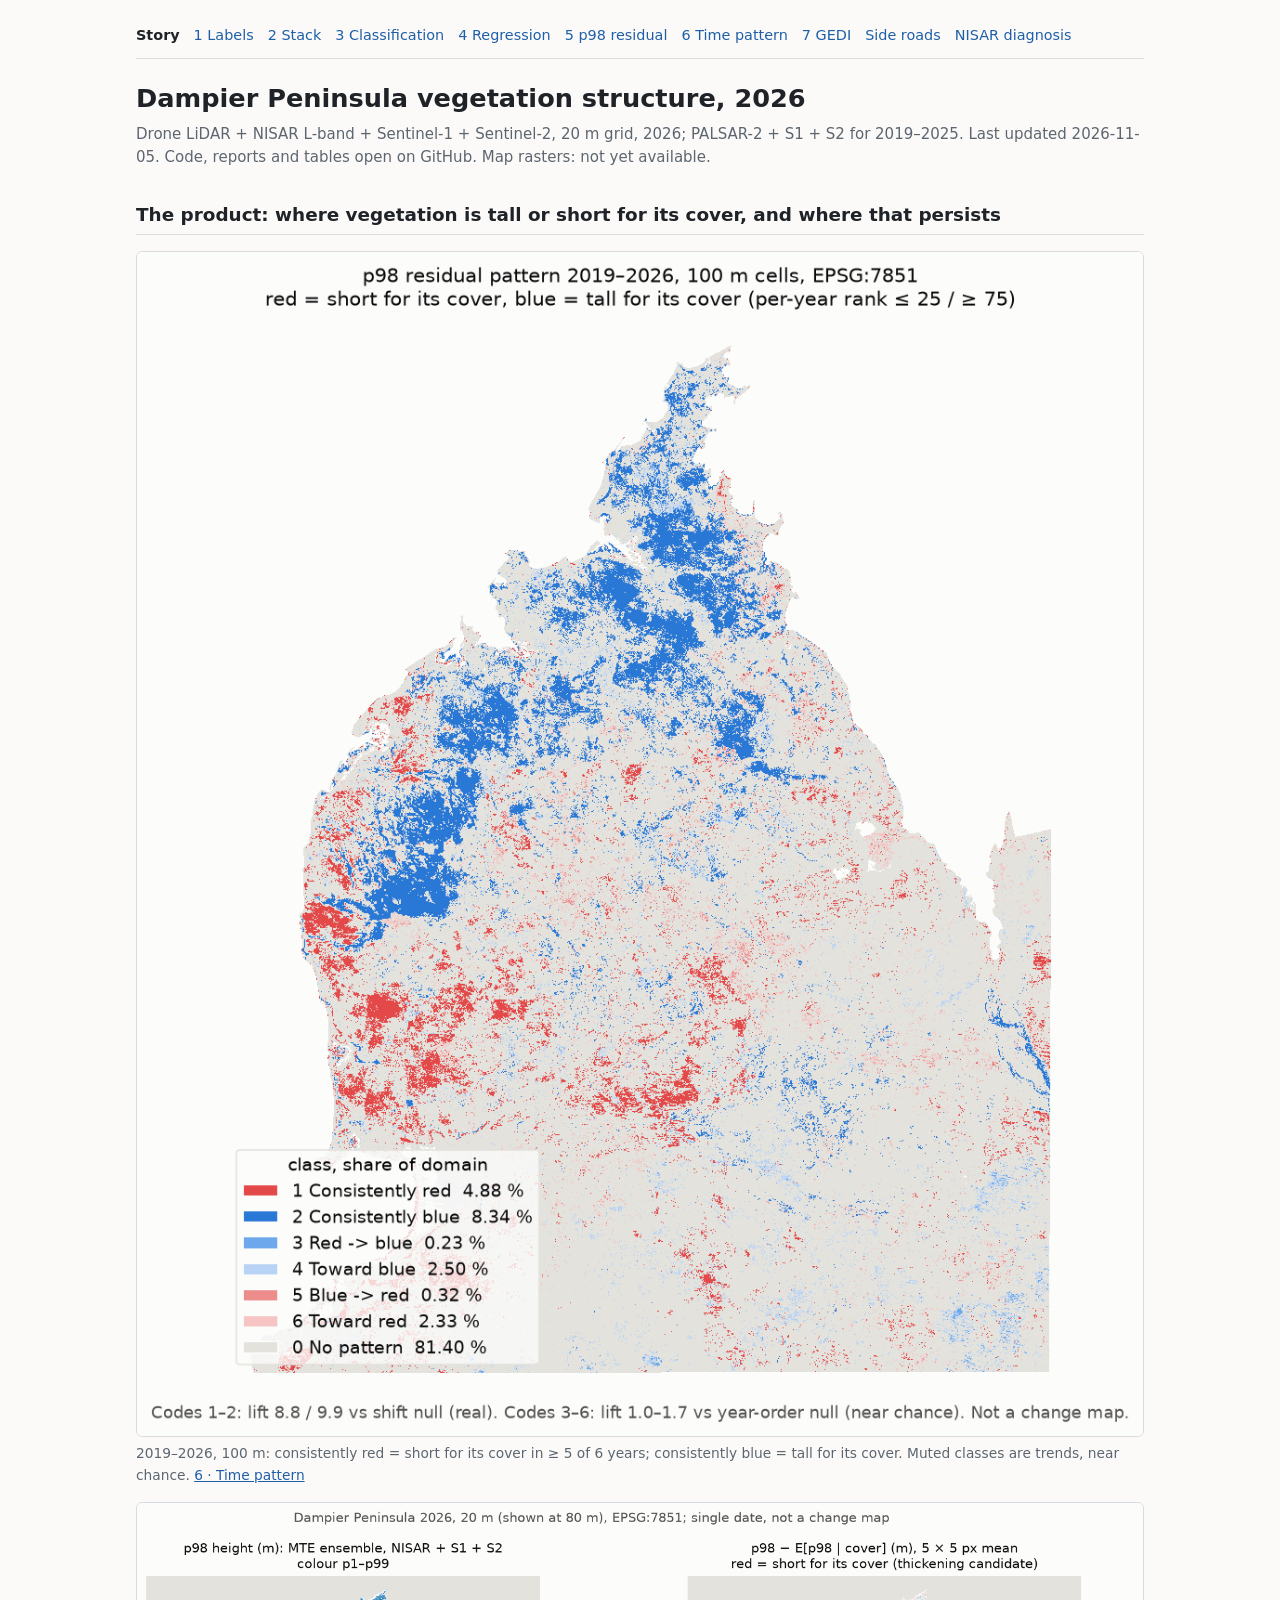
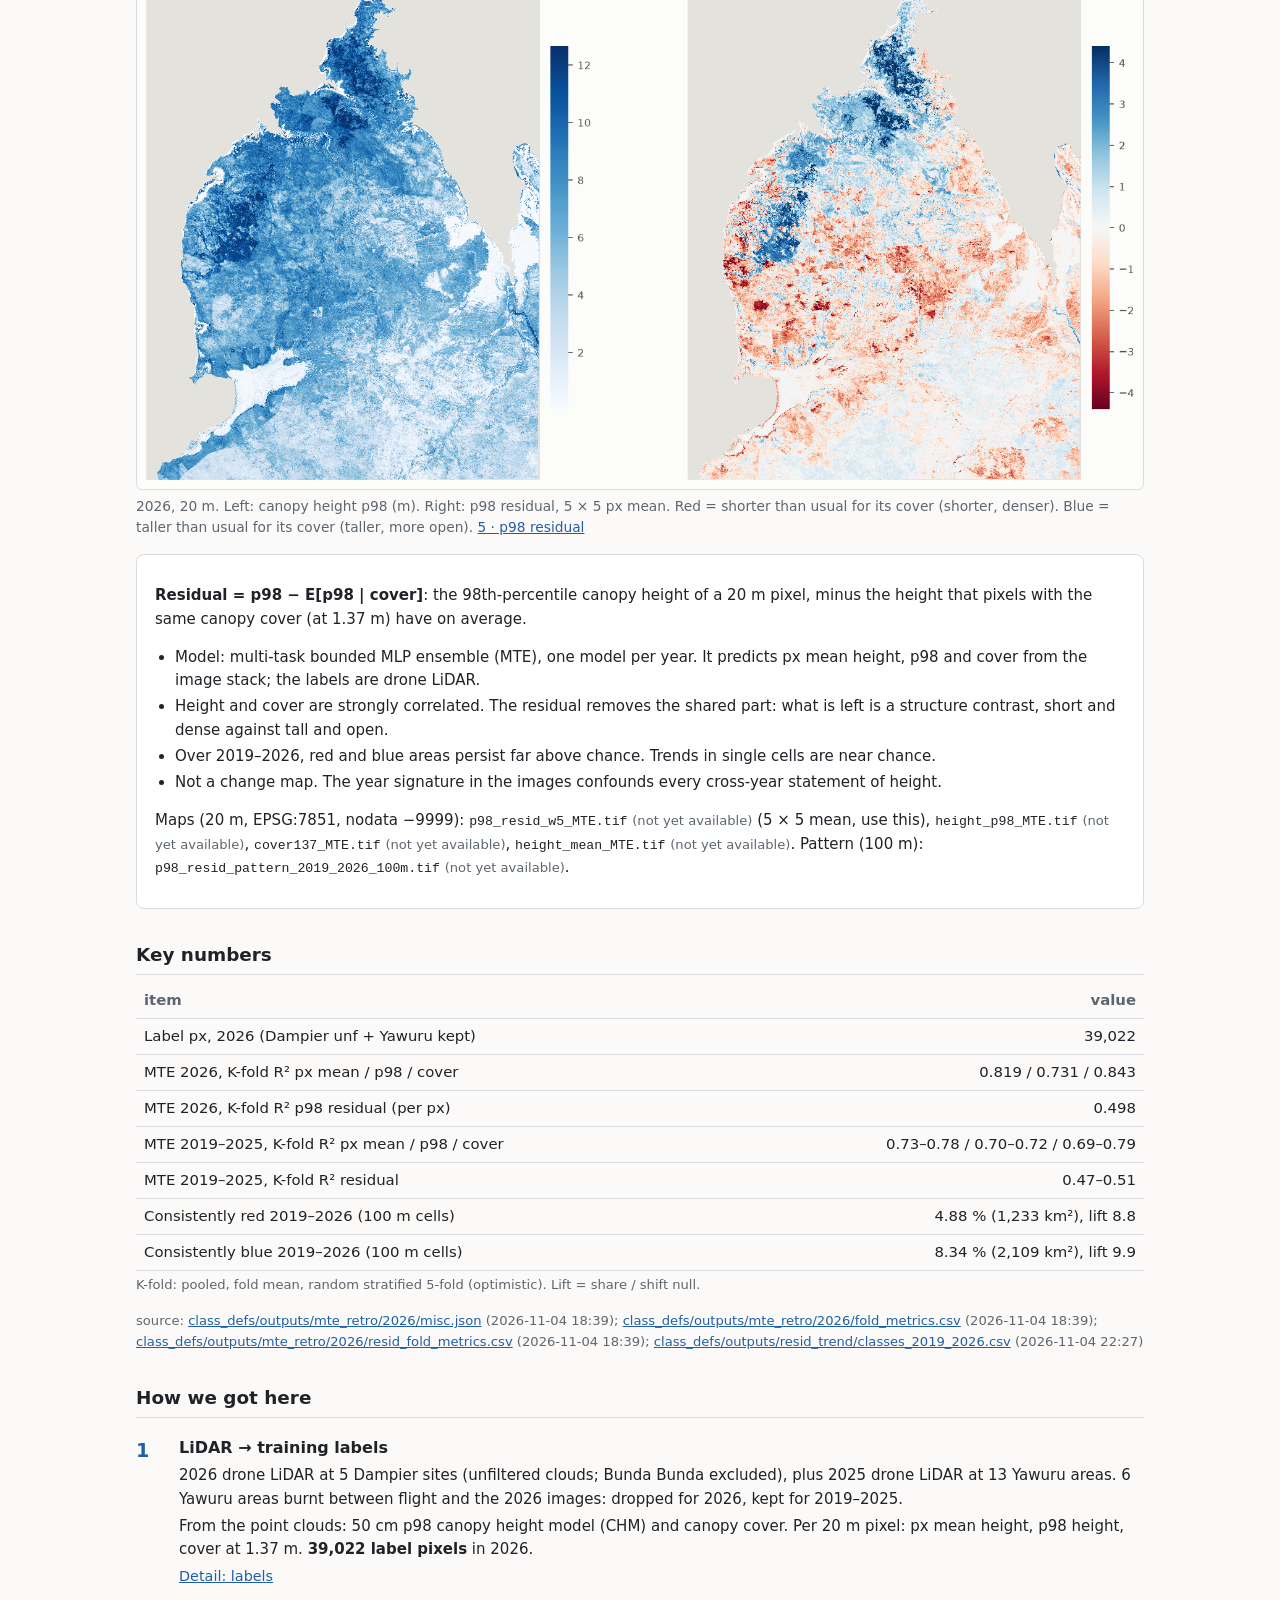
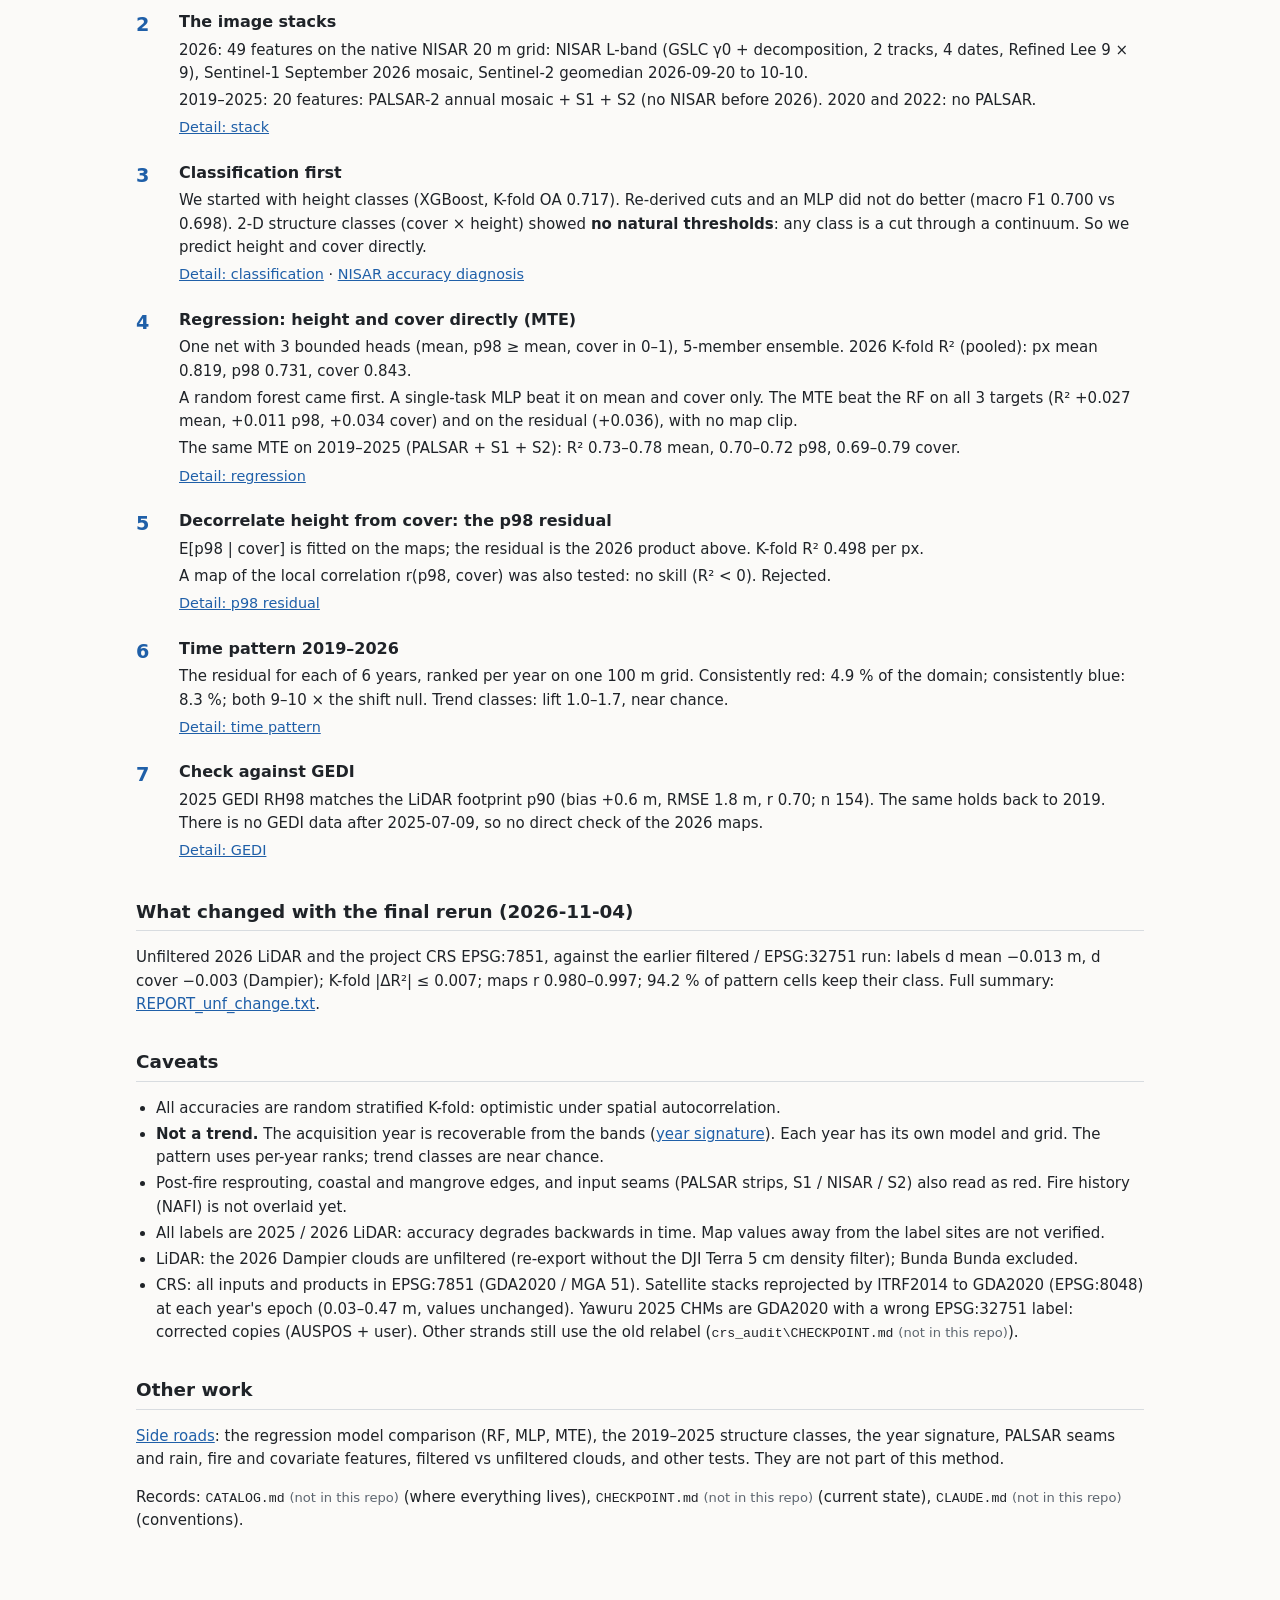
<file: docs/index.html>
<!doctype html>
<html lang="en-GB">
<head>
<meta charset="utf-8">
<meta name="viewport" content="width=device-width, initial-scale=1">
<title>Dampier Vegetation Structure 2026</title>
<!-- Results site, main page. Update when a result lands (CLAUDE.md, record files). Tables: docs\build_docs.py. -->
<link rel="stylesheet" href="style.css">
</head>
<body>
<main>
<nav><a href="index.html" aria-current="page">Story</a><a href="labels.html">1 Labels</a><a href="stack.html">2 Stack</a>
<a href="classification.html">3 Classification</a><a href="regression.html">4 Regression</a>
<a href="p98_residual.html">5 p98 residual</a><a href="time_pattern.html">6 Time pattern</a><a href="gedi.html">7 GEDI</a>
<a href="side_roads.html">Side roads</a><a href="nisar_accuracy/index.html">NISAR diagnosis</a></nav>

<h1>Dampier Peninsula vegetation structure, 2026</h1>
<p class="sub">Drone LiDAR + NISAR L-band + Sentinel-1 + Sentinel-2, 20 m grid, 2026; PALSAR-2 + S1 + S2 for 2019–2025.
Last updated 2026-11-05. Code, reports and tables open on GitHub. Map rasters: not yet available.</p>

<h2>The product: where vegetation is tall or short for its cover, and where that persists</h2>
<figure><a href="../class_defs/outputs/resid_trend/fig_resid_pattern.png"><img src="../class_defs/outputs/resid_trend/fig_resid_pattern.png" alt="Pattern map 2019-2026: consistently red and consistently blue 100 m cells" loading="lazy"></a>
<figcaption>2019–2026, 100 m: consistently red = short for its cover in ≥ 5 of 6 years; consistently blue = tall for its
cover. Muted classes are trends, near chance. <a href="time_pattern.html">6 · Time pattern</a></figcaption></figure>
<figure><a href="../class_defs/outputs/p98_cover/fig_p98_resid_MTE.png"><img src="../class_defs/outputs/p98_cover/fig_p98_resid_MTE.png" alt="Left: MTE p98 height 2026. Right: p98 residual 2026, red short for its cover, blue tall for its cover." loading="lazy"></a>
<figcaption>2026, 20 m. Left: canopy height p98 (m). Right: p98 residual, 5 × 5 px mean.
Red = shorter than usual for its cover (shorter, denser). Blue = taller than usual for its cover (taller, more open).
<a href="p98_residual.html">5 · p98 residual</a></figcaption></figure>

<div class="abstract">
<p><strong>Residual = p98 − E[p98 | cover]</strong>: the 98th-percentile canopy height of a 20 m pixel, minus the
height that pixels with the same canopy cover (at 1.37 m) have on average.</p>
<ul>
<li>Model: multi-task bounded MLP ensemble (MTE), one model per year. It predicts px mean height, p98 and cover
from the image stack; the labels are drone LiDAR.</li>
<li>Height and cover are strongly correlated. The residual removes the shared part: what is left is a structure
contrast, short and dense against tall and open.</li>
<li>Over 2019–2026, red and blue areas persist far above chance. Trends in single cells are near chance.</li>
<li>Not a change map. The year signature in the images confounds every cross-year statement of height.</li>
</ul>
<p>Maps (20 m, EPSG:7851, nodata −9999):
<code>p98_resid_w5_MTE.tif</code> <span class="src">(not yet available)</span> (5 × 5 mean, use this),
<code>height_p98_MTE.tif</code> <span class="src">(not yet available)</span>,
<code>cover137_MTE.tif</code> <span class="src">(not yet available)</span>,
<code>height_mean_MTE.tif</code> <span class="src">(not yet available)</span>.
Pattern (100 m): <code>p98_resid_pattern_2019_2026_100m.tif</code> <span class="src">(not yet available)</span>.</p>
</div>

<h2>Key numbers</h2>
<!-- BEGIN table:key_numbers -->
<div class="wrap"><table><tr><th>item</th><th class=n>value</th></tr><tr><td>Label px, 2026 (Dampier unf + Yawuru kept)</td><td class=n>39,022</td></tr><tr><td>MTE 2026, K-fold R² px mean / p98 / cover</td><td class=n>0.819 / 0.731 / 0.843</td></tr><tr><td>MTE 2026, K-fold R² p98 residual (per px)</td><td class=n>0.498</td></tr><tr><td>MTE 2019–2025, K-fold R² px mean / p98 / cover</td><td class=n>0.73–0.78 / 0.70–0.72 / 0.69–0.79</td></tr><tr><td>MTE 2019–2025, K-fold R² residual</td><td class=n>0.47–0.51</td></tr><tr><td>Consistently red 2019–2026 (100 m cells)</td><td class=n>4.88 % (1,233 km²), lift 8.8</td></tr><tr><td>Consistently blue 2019–2026 (100 m cells)</td><td class=n>8.34 % (2,109 km²), lift 9.9</td></tr></table></div><p class="src">K-fold: pooled, fold mean, random stratified 5-fold (optimistic). Lift = share / shift null.</p><p class="src">source: <a href="https://github.com/grshennan/Dampier_2026_woody_thickening_results/blob/main/class_defs/outputs/mte_retro/2026/misc.json">class_defs/outputs/mte_retro/2026/misc.json</a> (2026-11-04 18:39); <a href="https://github.com/grshennan/Dampier_2026_woody_thickening_results/blob/main/class_defs/outputs/mte_retro/2026/fold_metrics.csv">class_defs/outputs/mte_retro/2026/fold_metrics.csv</a> (2026-11-04 18:39); <a href="https://github.com/grshennan/Dampier_2026_woody_thickening_results/blob/main/class_defs/outputs/mte_retro/2026/resid_fold_metrics.csv">class_defs/outputs/mte_retro/2026/resid_fold_metrics.csv</a> (2026-11-04 18:39); <a href="https://github.com/grshennan/Dampier_2026_woody_thickening_results/blob/main/class_defs/outputs/resid_trend/classes_2019_2026.csv">class_defs/outputs/resid_trend/classes_2019_2026.csv</a> (2026-11-04 22:27)</p>
<!-- END table:key_numbers -->

<h2>How we got here</h2>

<div class="step"><div class="num">1</div><div>
<h3>LiDAR → training labels</h3>
<p>2026 drone LiDAR at 5 Dampier sites (unfiltered clouds; Bunda Bunda excluded), plus 2025 drone LiDAR at 13 Yawuru
areas. 6 Yawuru areas burnt between flight and the 2026 images: dropped for 2026, kept for 2019–2025.</p>
<p>From the point clouds: 50 cm p98 canopy height model (CHM) and canopy cover.
Per 20 m pixel: px mean height, p98 height, cover at 1.37 m. <strong>39,022 label pixels</strong> in 2026.</p>
<p class="more"><a href="labels.html">Detail: labels</a></p>
</div></div>

<div class="step"><div class="num">2</div><div>
<h3>The image stacks</h3>
<p>2026: 49 features on the native NISAR 20 m grid: NISAR L-band (GSLC γ0 + decomposition, 2 tracks, 4 dates,
Refined Lee 9 × 9), Sentinel-1 September 2026 mosaic, Sentinel-2 geomedian 2026-09-20 to 10-10.</p>
<p>2019–2025: 20 features: PALSAR-2 annual mosaic + S1 + S2 (no NISAR before 2026). 2020 and 2022: no PALSAR.</p>
<p class="more"><a href="stack.html">Detail: stack</a></p>
</div></div>

<div class="step"><div class="num">3</div><div>
<h3>Classification first</h3>
<p>We started with height classes (XGBoost, K-fold OA 0.717). Re-derived cuts and an MLP did not do better
(macro F1 0.700 vs 0.698). 2-D structure classes (cover × height) showed <strong>no natural thresholds</strong>:
any class is a cut through a continuum. So we predict height and cover directly.</p>
<p class="more"><a href="classification.html">Detail: classification</a> ·
<a href="nisar_accuracy/index.html">NISAR accuracy diagnosis</a></p>
</div></div>

<div class="step"><div class="num">4</div><div>
<h3>Regression: height and cover directly (MTE)</h3>
<p>One net with 3 bounded heads (mean, p98 ≥ mean, cover in 0–1), 5-member ensemble.
2026 K-fold R² (pooled): px mean 0.819, p98 0.731, cover 0.843.</p>
<p>A random forest came first. A single-task MLP beat it on mean and cover only. The MTE beat the RF on all 3
targets (R² +0.027 mean, +0.011 p98, +0.034 cover) and on the residual (+0.036), with no map clip.</p>
<p>The same MTE on 2019–2025 (PALSAR + S1 + S2): R² 0.73–0.78 mean, 0.70–0.72 p98, 0.69–0.79 cover.</p>
<p class="more"><a href="regression.html">Detail: regression</a></p>
</div></div>

<div class="step"><div class="num">5</div><div>
<h3>Decorrelate height from cover: the p98 residual</h3>
<p>E[p98 | cover] is fitted on the maps; the residual is the 2026 product above. K-fold R² 0.498 per px.</p>
<p>A map of the local correlation r(p98, cover) was also tested: no skill (R² &lt; 0). Rejected.</p>
<p class="more"><a href="p98_residual.html">Detail: p98 residual</a></p>
</div></div>

<div class="step"><div class="num">6</div><div>
<h3>Time pattern 2019–2026</h3>
<p>The residual for each of 6 years, ranked per year on one 100 m grid. Consistently red: 4.9 % of the domain;
consistently blue: 8.3 %; both 9–10 × the shift null. Trend classes: lift 1.0–1.7, near chance.</p>
<p class="more"><a href="time_pattern.html">Detail: time pattern</a></p>
</div></div>

<div class="step"><div class="num">7</div><div>
<h3>Check against GEDI</h3>
<p>2025 GEDI RH98 matches the LiDAR footprint p90 (bias +0.6 m, RMSE 1.8 m, r 0.70; n 154).
The same holds back to 2019. There is no GEDI data after 2025-07-09, so no direct check of the 2026 maps.</p>
<p class="more"><a href="gedi.html">Detail: GEDI</a></p>
</div></div>

<h2>What changed with the final rerun (2026-11-04)</h2>
<p>Unfiltered 2026 LiDAR and the project CRS EPSG:7851, against the earlier filtered / EPSG:32751 run:
labels d mean −0.013 m, d cover −0.003 (Dampier); K-fold |ΔR²| ≤ 0.007; maps r 0.980–0.997;
94.2 % of pattern cells keep their class. Full summary: <a href="https://github.com/grshennan/Dampier_2026_woody_thickening_results/blob/main/class_defs/REPORT_unf_change.txt">REPORT_unf_change.txt</a>.</p>

<h2>Caveats</h2>
<ul>
<li>All accuracies are random stratified K-fold: optimistic under spatial autocorrelation.</li>
<li><strong>Not a trend.</strong> The acquisition year is recoverable from the bands
(<a href="https://github.com/grshennan/Dampier_2026_woody_thickening_results/blob/main/woody_thickening_splice_1/REPORT_year_signature.md">year signature</a>). Each year has its own model and grid.
The pattern uses per-year ranks; trend classes are near chance.</li>
<li>Post-fire resprouting, coastal and mangrove edges, and input seams (PALSAR strips, S1 / NISAR / S2) also read as
red. Fire history (NAFI) is not overlaid yet.</li>
<li>All labels are 2025 / 2026 LiDAR: accuracy degrades backwards in time. Map values away from the label sites are not verified.</li>
<li>LiDAR: the 2026 Dampier clouds are unfiltered (re-export without the DJI Terra 5 cm density filter); Bunda Bunda excluded.</li>
<li>CRS: all inputs and products in EPSG:7851 (GDA2020 / MGA 51). Satellite stacks reprojected by ITRF2014 to GDA2020
(EPSG:8048) at each year's epoch (0.03–0.47 m, values unchanged). Yawuru 2025 CHMs are GDA2020 with a wrong
EPSG:32751 label: corrected copies (AUSPOS + user). Other strands still use the old relabel
(<code>crs_audit\CHECKPOINT.md</code> <span class="src">(not in this repo)</span>).</li>
</ul>

<h2>Other work</h2>
<p><a href="side_roads.html">Side roads</a>: the regression model comparison (RF, MLP, MTE), the 2019–2025 structure
classes, the year signature, PALSAR seams and rain, fire and covariate features, filtered vs unfiltered clouds, and
other tests. They are not part of this method.</p>
<p>Records: <code>CATALOG.md</code> <span class="src">(not in this repo)</span> (where everything lives),
<code>CHECKPOINT.md</code> <span class="src">(not in this repo)</span> (current state), <code>CLAUDE.md</code> <span class="src">(not in this repo)</span> (conventions).</p>
</main>
</body>
</html>
</file>
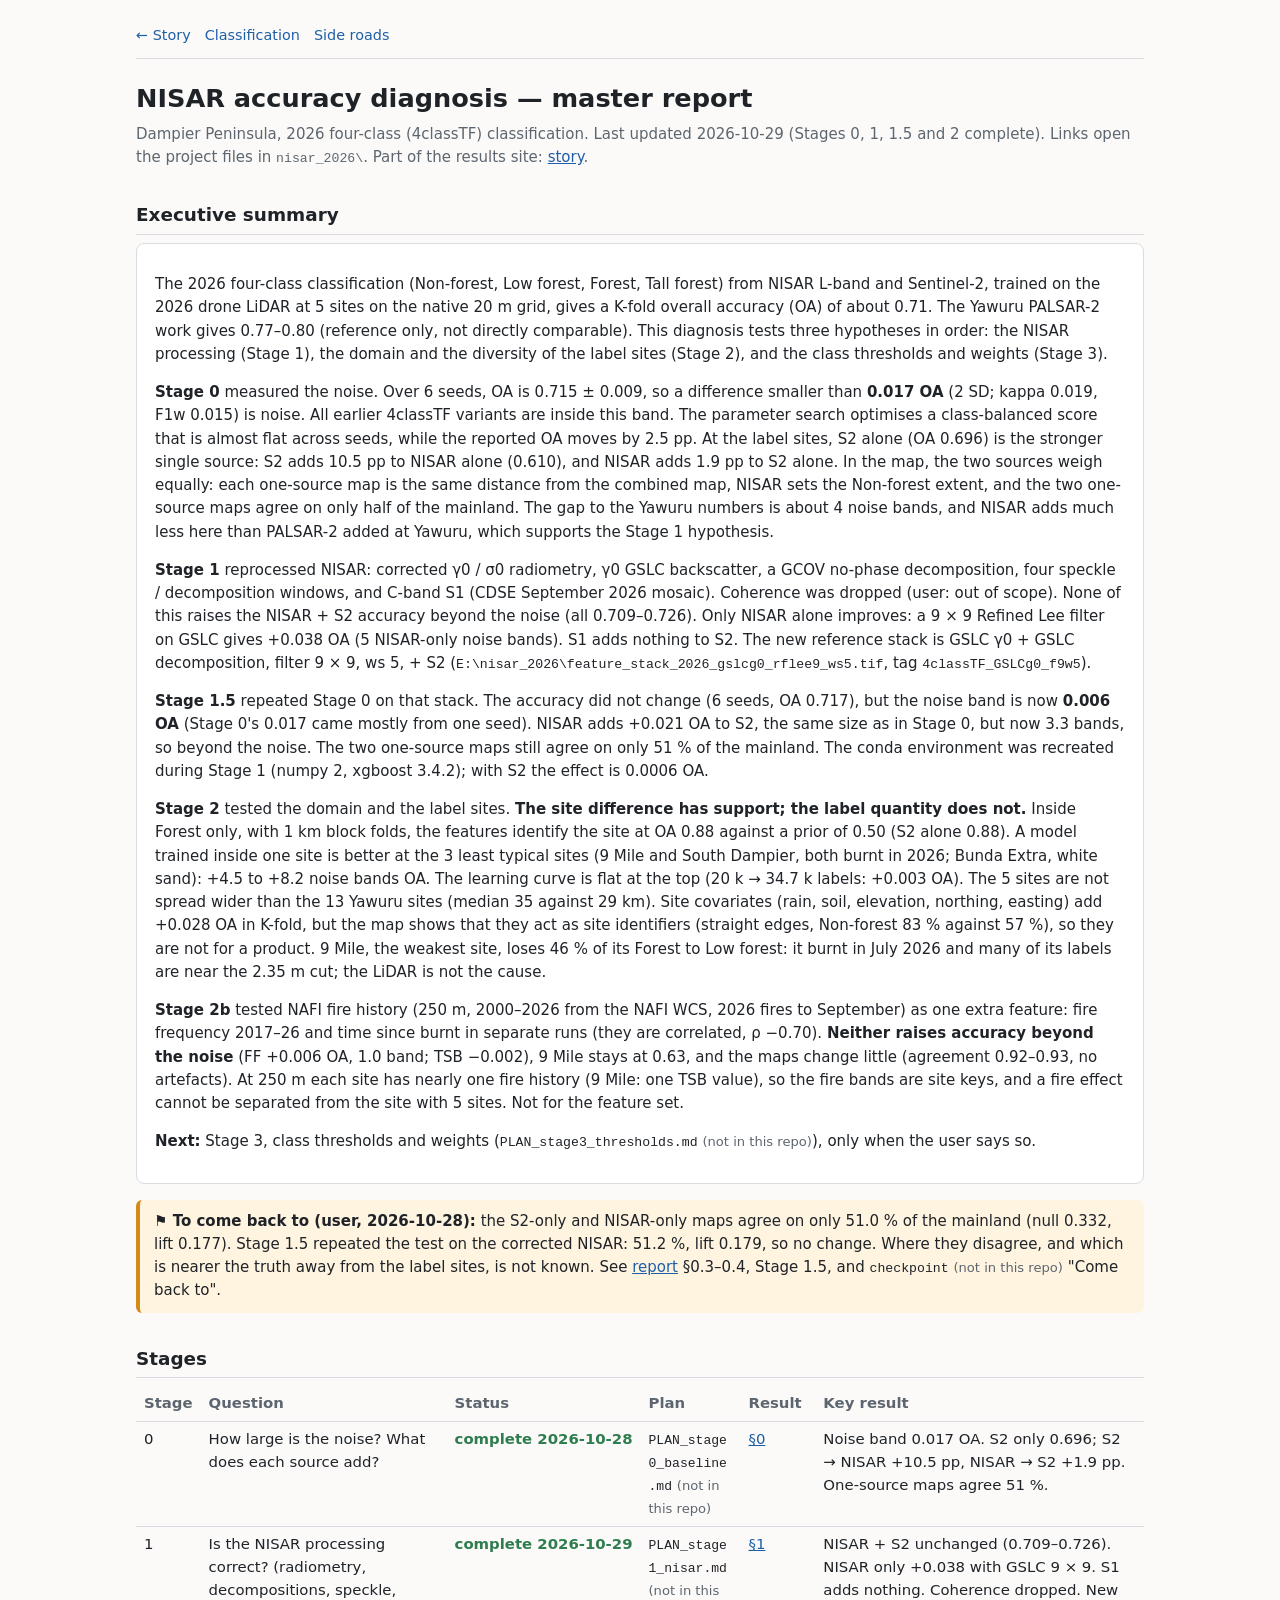
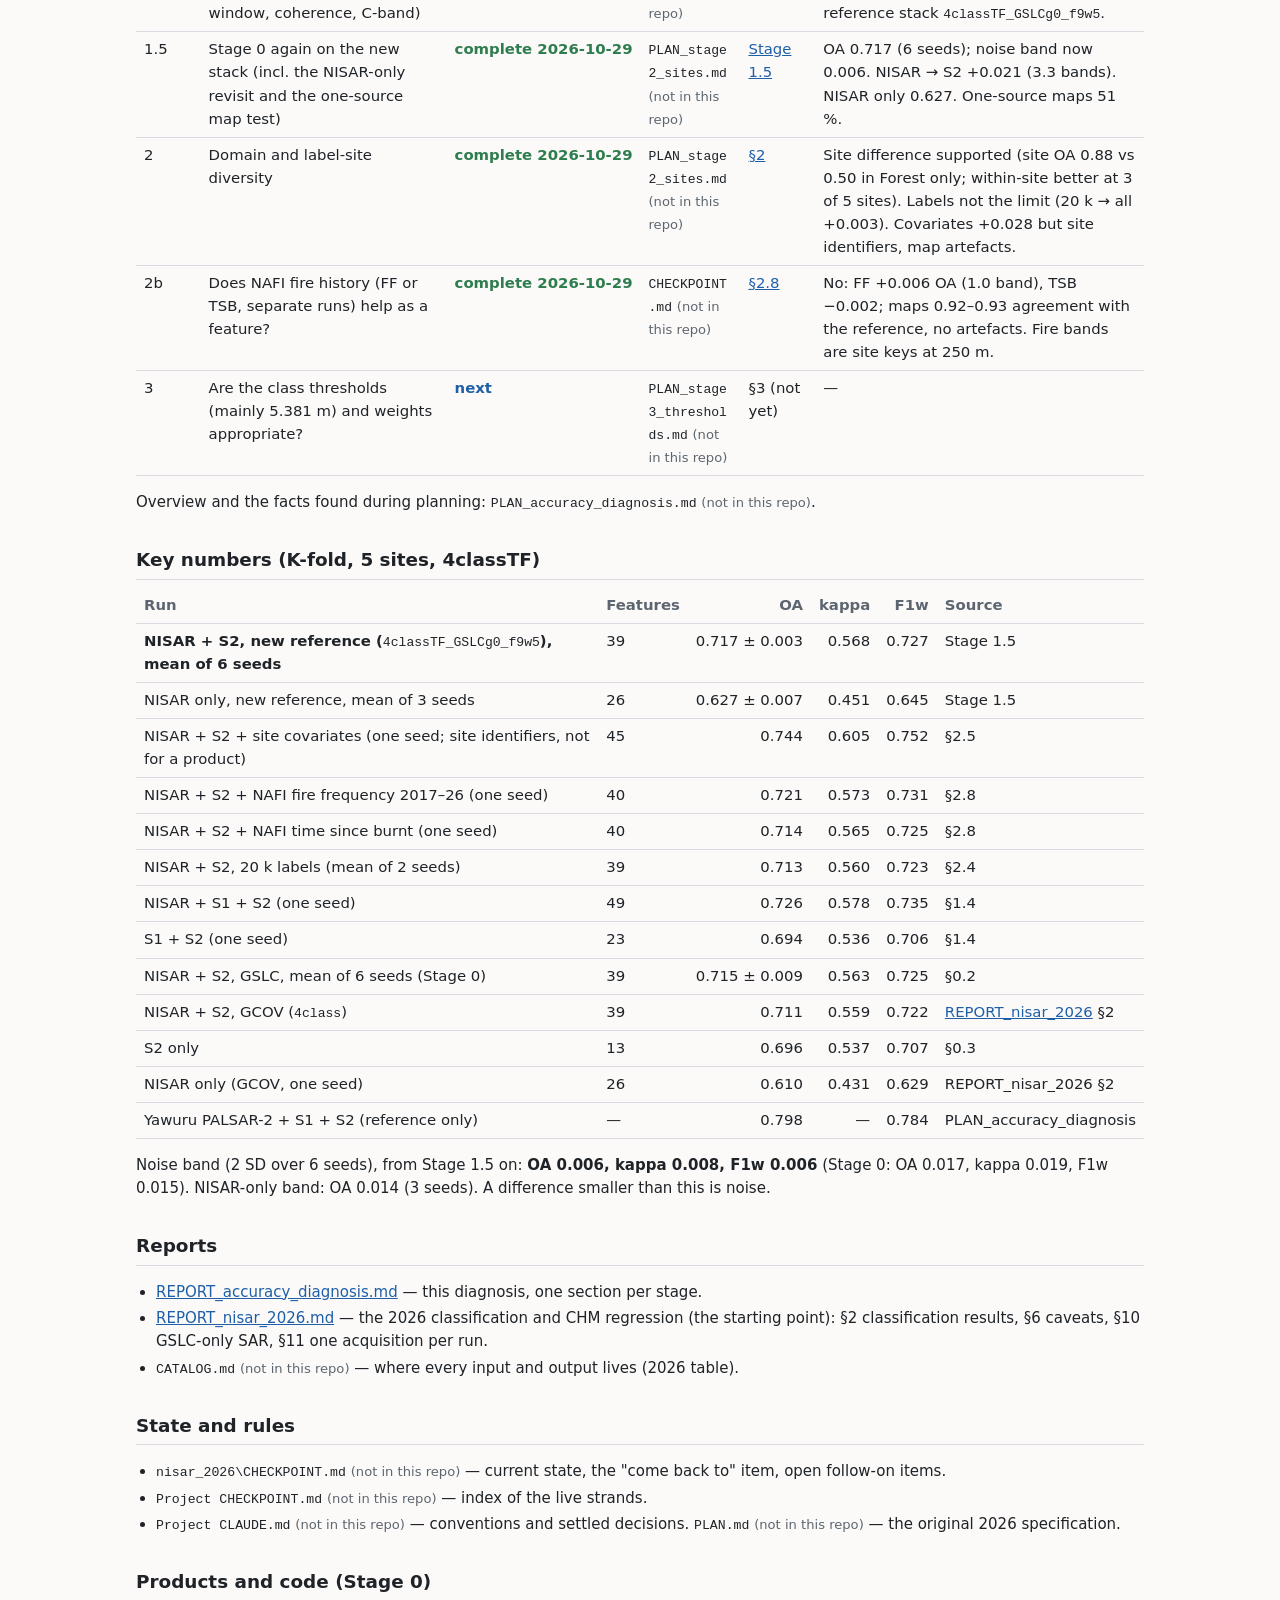
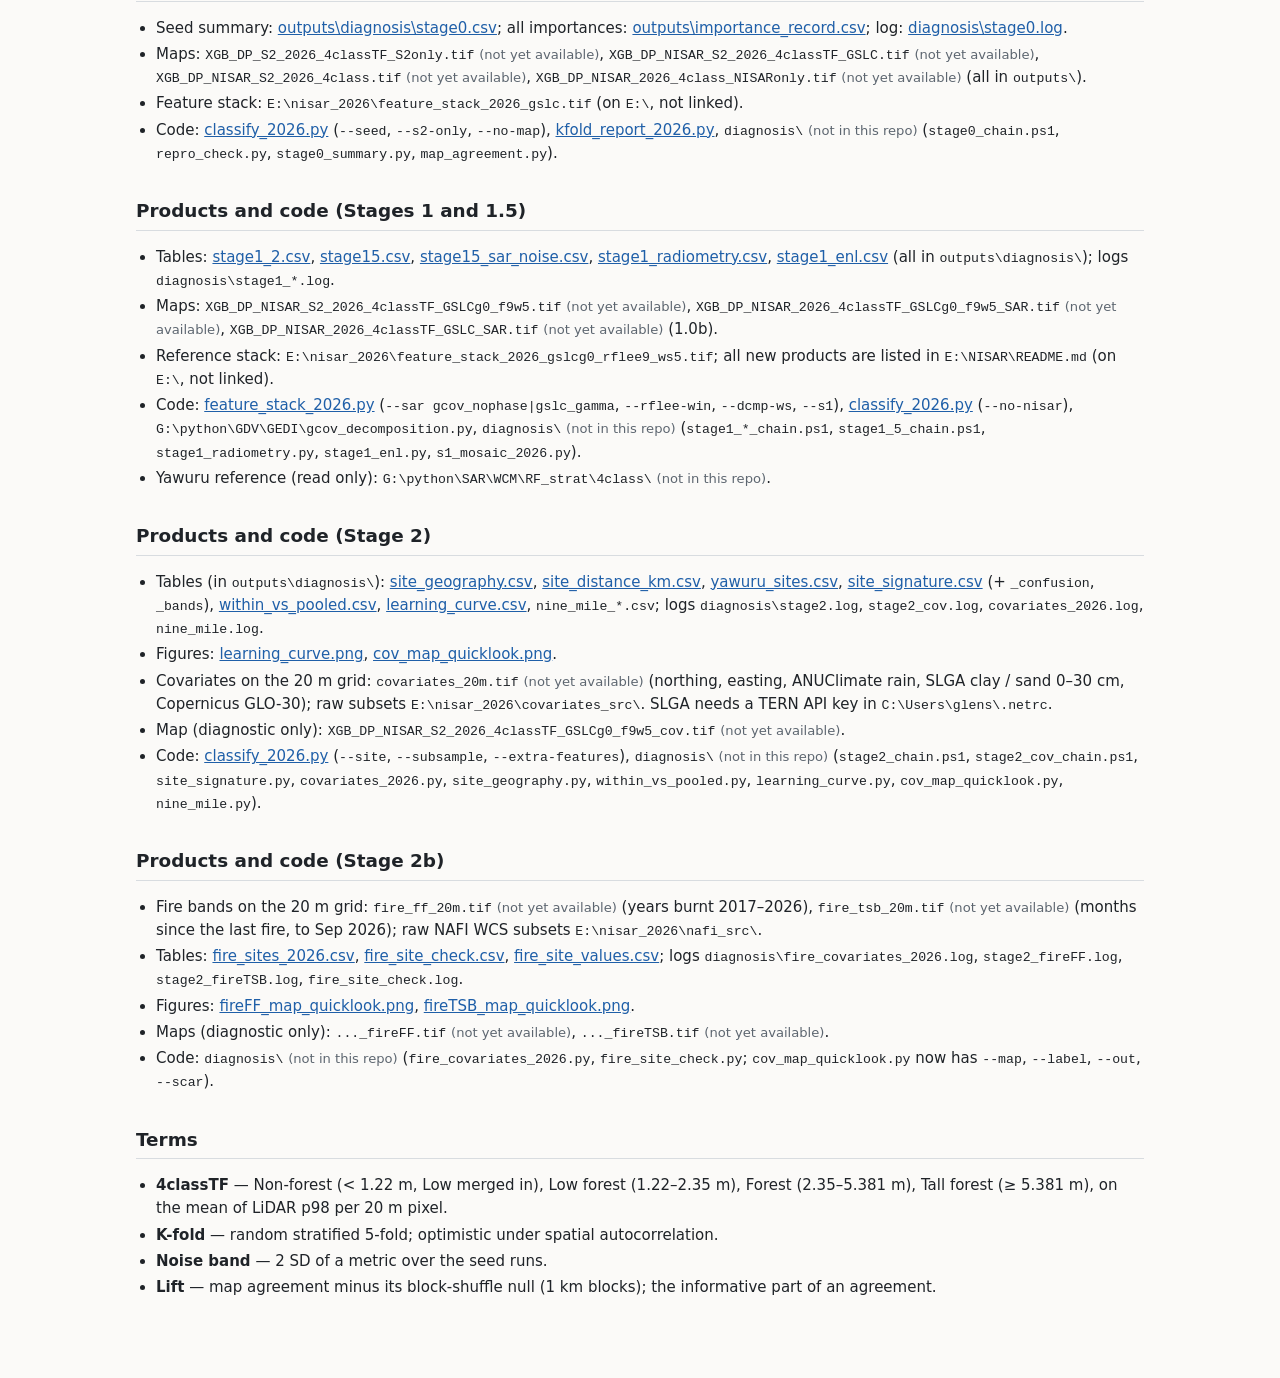
<file: docs/nisar_accuracy/index.html>
<!doctype html>
<html lang="en-GB">
<head>
<meta charset="utf-8">
<meta name="viewport" content="width=device-width, initial-scale=1">
<title>NISAR Accuracy Diagnosis</title>
<!-- Master report for the nisar_2026 accuracy diagnosis. Moved here from nisar_2026\REPORT_master.html on 2026-11-03.
     Update at the end of each stage. Links are relative to this file (docs\nisar_accuracy\). -->
<link rel="stylesheet" href="../style.css">
</head>
<body>
<main>
<nav><a href="../index.html">← Story</a><a href="../classification.html">Classification</a><a href="../side_roads.html">Side roads</a></nav>
<h1>NISAR accuracy diagnosis — master report</h1>
<p class="sub">Dampier Peninsula, 2026 four-class (4classTF) classification. Last updated 2026-10-29 (Stages 0, 1, 1.5 and 2 complete).
Links open the project files in <code>nisar_2026\</code>. Part of the results site: <a href="../index.html">story</a>.</p>

<h2>Executive summary</h2>
<div class="abstract">
<p>The 2026 four-class classification (Non-forest, Low forest, Forest, Tall forest) from NISAR L-band and Sentinel-2,
trained on the 2026 drone LiDAR at 5 sites on the native 20 m grid, gives a K-fold overall accuracy (OA) of about
0.71. The Yawuru PALSAR-2 work gives 0.77–0.80 (reference only, not directly comparable). This diagnosis tests
three hypotheses in order: the NISAR processing (Stage 1), the domain and the diversity of the label sites
(Stage 2), and the class thresholds and weights (Stage 3).</p>
<p><strong>Stage 0</strong> measured the noise. Over 6 seeds, OA is 0.715 ± 0.009, so a difference smaller than
<strong>0.017 OA</strong> (2 SD; kappa 0.019, F1w 0.015) is noise. All earlier 4classTF variants are inside this
band. The parameter search optimises a class-balanced score that is almost flat across seeds, while the reported
OA moves by 2.5 pp. At the label sites, S2 alone (OA 0.696) is the stronger single source: S2 adds 10.5 pp to NISAR
alone (0.610), and NISAR adds 1.9 pp to S2 alone. In the map, the two sources weigh equally: each one-source map is
the same distance from the combined map, NISAR sets the Non-forest extent, and the two one-source maps agree on
only half of the mainland. The gap to the Yawuru numbers is about 4 noise bands, and NISAR adds much less here than
PALSAR-2 added at Yawuru, which supports the Stage 1 hypothesis.</p>
<p><strong>Stage 1</strong> reprocessed NISAR: corrected γ0 / σ0 radiometry, γ0 GSLC backscatter, a GCOV no-phase
decomposition, four speckle / decomposition windows, and C-band S1 (CDSE September 2026 mosaic). Coherence was
dropped (user: out of scope). None of this raises the NISAR + S2 accuracy beyond the noise (all 0.709–0.726). Only
NISAR alone improves: a 9 × 9 Refined Lee filter on GSLC gives +0.038 OA (5 NISAR-only noise bands). S1 adds nothing
to S2. The new reference stack is GSLC γ0 + GSLC decomposition, filter 9 × 9, ws 5, + S2
(<code>E:\nisar_2026\feature_stack_2026_gslcg0_rflee9_ws5.tif</code>, tag <code>4classTF_GSLCg0_f9w5</code>).</p>
<p><strong>Stage 1.5</strong> repeated Stage 0 on that stack. The accuracy did not change (6 seeds, OA 0.717), but
the noise band is now <strong>0.006 OA</strong> (Stage 0's 0.017 came mostly from one seed). NISAR adds +0.021 OA to S2,
the same size as in Stage 0, but now 3.3 bands, so beyond the noise. The two one-source maps still agree on only 51 %
of the mainland. The conda environment was recreated during Stage 1 (numpy 2, xgboost 3.4.2); with S2 the effect is
0.0006 OA.</p>
<p><strong>Stage 2</strong> tested the domain and the label sites. <strong>The site difference has support; the label
quantity does not.</strong> Inside Forest only, with 1 km block folds, the features identify the site at OA 0.88
against a prior of 0.50 (S2 alone 0.88). A model trained inside one site is better at the 3 least typical sites
(9 Mile and South Dampier, both burnt in 2026; Bunda Extra, white sand): +4.5 to +8.2 noise bands OA. The learning
curve is flat at the top (20 k → 34.7 k labels: +0.003 OA). The 5 sites are not spread wider than the 13 Yawuru sites
(median 35 against 29 km). Site covariates (rain, soil, elevation, northing, easting) add +0.028 OA in K-fold, but the
map shows that they act as site identifiers (straight edges, Non-forest 83 % against 57 %), so they are not for a
product. 9 Mile, the weakest site, loses 46 % of its Forest to Low forest: it burnt in July 2026 and many of its
labels are near the 2.35 m cut; the LiDAR is not the cause.</p>
<p><strong>Stage 2b</strong> tested NAFI fire history (250 m, 2000–2026 from the NAFI WCS, 2026 fires to September) as
one extra feature: fire frequency 2017–26 and time since burnt in separate runs (they are correlated, ρ −0.70).
<strong>Neither raises accuracy beyond the noise</strong> (FF +0.006 OA, 1.0 band; TSB −0.002), 9 Mile stays at
0.63, and the maps change little (agreement 0.92–0.93, no artefacts). At 250 m each site has nearly one fire history
(9 Mile: one TSB value), so the fire bands are site keys, and a fire effect cannot be separated from the site with 5
sites. Not for the feature set.</p>
<p><strong>Next:</strong> Stage 3, class thresholds and weights (<code>PLAN_stage3_thresholds.md</code> <span class="src">(not in this repo)</span>),
only when the user says so.</p>
</div>

<div class="flag"><strong>⚑ To come back to (user, 2026-10-28):</strong> the S2-only and NISAR-only maps agree on
only 51.0 % of the mainland (null 0.332, lift 0.177). Stage 1.5 repeated the test on the corrected NISAR: 51.2 %,
lift 0.179, so no change. Where they disagree, and which is nearer the truth away from the label sites, is not known.
See <a href="https://github.com/grshennan/Dampier_2026_woody_thickening_results/blob/main/nisar_2026/REPORT_accuracy_diagnosis.md">report</a> §0.3–0.4, Stage 1.5, and <code>checkpoint</code> <span class="src">(not in this repo)</span> "Come back to".</div>

<h2>Stages</h2>
<div class="wrap"><table>
<tr><th>Stage</th><th>Question</th><th>Status</th><th>Plan</th><th>Result</th><th>Key result</th></tr>
<tr><td>0</td><td>How large is the noise? What does each source add?</td><td class="st done">complete 2026-10-28</td>
  <td><code>PLAN_stage0_baseline.md</code> <span class="src">(not in this repo)</span></td><td><a href="https://github.com/grshennan/Dampier_2026_woody_thickening_results/blob/main/nisar_2026/REPORT_accuracy_diagnosis.md">§0</a></td>
  <td>Noise band 0.017 OA. S2 only 0.696; S2 → NISAR +10.5 pp, NISAR → S2 +1.9 pp. One-source maps agree 51 %.</td></tr>
<tr><td>1</td><td>Is the NISAR processing correct? (radiometry, decompositions, speckle, window, coherence, C-band)</td>
  <td class="st done">complete 2026-10-29</td><td><code>PLAN_stage1_nisar.md</code> <span class="src">(not in this repo)</span></td><td><a href="https://github.com/grshennan/Dampier_2026_woody_thickening_results/blob/main/nisar_2026/REPORT_accuracy_diagnosis.md">§1</a></td>
  <td>NISAR + S2 unchanged (0.709–0.726). NISAR only +0.038 with GSLC 9 × 9. S1 adds nothing. Coherence dropped. New reference stack <code>4classTF_GSLCg0_f9w5</code>.</td></tr>
<tr><td>1.5</td><td>Stage 0 again on the new stack (incl. the NISAR-only revisit and the one-source map test)</td>
  <td class="st done">complete 2026-10-29</td><td><code>PLAN_stage2_sites.md</code> <span class="src">(not in this repo)</span></td><td><a href="https://github.com/grshennan/Dampier_2026_woody_thickening_results/blob/main/nisar_2026/REPORT_accuracy_diagnosis.md">Stage 1.5</a></td>
  <td>OA 0.717 (6 seeds); noise band now 0.006. NISAR → S2 +0.021 (3.3 bands). NISAR only 0.627. One-source maps 51 %.</td></tr>
<tr><td>2</td><td>Domain and label-site diversity</td>
  <td class="st done">complete 2026-10-29</td><td><code>PLAN_stage2_sites.md</code> <span class="src">(not in this repo)</span></td><td><a href="https://github.com/grshennan/Dampier_2026_woody_thickening_results/blob/main/nisar_2026/REPORT_accuracy_diagnosis.md">§2</a></td>
  <td>Site difference supported (site OA 0.88 vs 0.50 in Forest only; within-site better at 3 of 5 sites). Labels not the limit (20 k → all +0.003). Covariates +0.028 but site identifiers, map artefacts.</td></tr>
<tr><td>2b</td><td>Does NAFI fire history (FF or TSB, separate runs) help as a feature?</td>
  <td class="st done">complete 2026-10-29</td><td><code>CHECKPOINT.md</code> <span class="src">(not in this repo)</span></td><td><a href="https://github.com/grshennan/Dampier_2026_woody_thickening_results/blob/main/nisar_2026/REPORT_accuracy_diagnosis.md">§2.8</a></td>
  <td>No: FF +0.006 OA (1.0 band), TSB −0.002; maps 0.92–0.93 agreement with the reference, no artefacts. Fire bands are site keys at 250 m.</td></tr>
<tr><td>3</td><td>Are the class thresholds (mainly 5.381 m) and weights appropriate?</td>
  <td class="st next">next</td><td><code>PLAN_stage3_thresholds.md</code> <span class="src">(not in this repo)</span></td><td>§3 (not yet)</td><td>—</td></tr>
</table></div>
<p>Overview and the facts found during planning: <code>PLAN_accuracy_diagnosis.md</code> <span class="src">(not in this repo)</span>.</p>

<h2>Key numbers (K-fold, 5 sites, 4classTF)</h2>
<div class="wrap"><table>
<tr><th>Run</th><th>Features</th><th class="n">OA</th><th class="n">kappa</th><th class="n">F1w</th><th>Source</th></tr>
<tr><td><strong>NISAR + S2, new reference (<code>4classTF_GSLCg0_f9w5</code>), mean of 6 seeds</strong></td><td>39</td><td class="n">0.717 ± 0.003</td><td class="n">0.568</td><td class="n">0.727</td><td>Stage 1.5</td></tr>
<tr><td>NISAR only, new reference, mean of 3 seeds</td><td>26</td><td class="n">0.627 ± 0.007</td><td class="n">0.451</td><td class="n">0.645</td><td>Stage 1.5</td></tr>
<tr><td>NISAR + S2 + site covariates (one seed; site identifiers, not for a product)</td><td>45</td><td class="n">0.744</td><td class="n">0.605</td><td class="n">0.752</td><td>§2.5</td></tr>
<tr><td>NISAR + S2 + NAFI fire frequency 2017–26 (one seed)</td><td>40</td><td class="n">0.721</td><td class="n">0.573</td><td class="n">0.731</td><td>§2.8</td></tr>
<tr><td>NISAR + S2 + NAFI time since burnt (one seed)</td><td>40</td><td class="n">0.714</td><td class="n">0.565</td><td class="n">0.725</td><td>§2.8</td></tr>
<tr><td>NISAR + S2, 20 k labels (mean of 2 seeds)</td><td>39</td><td class="n">0.713</td><td class="n">0.560</td><td class="n">0.723</td><td>§2.4</td></tr>
<tr><td>NISAR + S1 + S2 (one seed)</td><td>49</td><td class="n">0.726</td><td class="n">0.578</td><td class="n">0.735</td><td>§1.4</td></tr>
<tr><td>S1 + S2 (one seed)</td><td>23</td><td class="n">0.694</td><td class="n">0.536</td><td class="n">0.706</td><td>§1.4</td></tr>
<tr><td>NISAR + S2, GSLC, mean of 6 seeds (Stage 0)</td><td>39</td><td class="n">0.715 ± 0.009</td><td class="n">0.563</td><td class="n">0.725</td><td>§0.2</td></tr>
<tr><td>NISAR + S2, GCOV (<code>4class</code>)</td><td>39</td><td class="n">0.711</td><td class="n">0.559</td><td class="n">0.722</td><td><a href="https://github.com/grshennan/Dampier_2026_woody_thickening_results/blob/main/nisar_2026/REPORT_nisar_2026.md">REPORT_nisar_2026</a> §2</td></tr>
<tr><td>S2 only</td><td>13</td><td class="n">0.696</td><td class="n">0.537</td><td class="n">0.707</td><td>§0.3</td></tr>
<tr><td>NISAR only (GCOV, one seed)</td><td>26</td><td class="n">0.610</td><td class="n">0.431</td><td class="n">0.629</td><td>REPORT_nisar_2026 §2</td></tr>
<tr><td>Yawuru PALSAR-2 + S1 + S2 (reference only)</td><td>—</td><td class="n">0.798</td><td class="n">—</td><td class="n">0.784</td><td>PLAN_accuracy_diagnosis</td></tr>
</table></div>
<p>Noise band (2 SD over 6 seeds), from Stage 1.5 on: <strong>OA 0.006, kappa 0.008, F1w 0.006</strong> (Stage 0: OA 0.017,
kappa 0.019, F1w 0.015). NISAR-only band: OA 0.014 (3 seeds). A difference smaller than this is noise.</p>

<h2>Reports</h2>
<ul>
<li><a href="https://github.com/grshennan/Dampier_2026_woody_thickening_results/blob/main/nisar_2026/REPORT_accuracy_diagnosis.md">REPORT_accuracy_diagnosis.md</a> — this diagnosis, one section per stage.</li>
<li><a href="https://github.com/grshennan/Dampier_2026_woody_thickening_results/blob/main/nisar_2026/REPORT_nisar_2026.md">REPORT_nisar_2026.md</a> — the 2026 classification and CHM regression (the starting point):
  §2 classification results, §6 caveats, §10 GSLC-only SAR, §11 one acquisition per run.</li>
<li><code>CATALOG.md</code> <span class="src">(not in this repo)</span> — where every input and output lives (2026 table).</li>
</ul>

<h2>State and rules</h2>
<ul>
<li><code>nisar_2026\CHECKPOINT.md</code> <span class="src">(not in this repo)</span> — current state, the "come back to" item, open follow-on items.</li>
<li><code>Project CHECKPOINT.md</code> <span class="src">(not in this repo)</span> — index of the live strands.</li>
<li><code>Project CLAUDE.md</code> <span class="src">(not in this repo)</span> — conventions and settled decisions. <code>PLAN.md</code> <span class="src">(not in this repo)</span> — the original 2026 specification.</li>
</ul>

<h2>Products and code (Stage 0)</h2>
<ul>
<li>Seed summary: <a href="https://github.com/grshennan/Dampier_2026_woody_thickening_results/blob/main/nisar_2026/outputs/diagnosis/stage0.csv">outputs\diagnosis\stage0.csv</a>; all importances:
  <a href="https://github.com/grshennan/Dampier_2026_woody_thickening_results/blob/main/nisar_2026/outputs/importance_record.csv">outputs\importance_record.csv</a>; log: <a href="https://github.com/grshennan/Dampier_2026_woody_thickening_results/blob/main/nisar_2026/diagnosis/stage0.log">diagnosis\stage0.log</a>.</li>
<li>Maps: <code>XGB_DP_S2_2026_4classTF_S2only.tif</code> <span class="src">(not yet available)</span>,
  <code>XGB_DP_NISAR_S2_2026_4classTF_GSLC.tif</code> <span class="src">(not yet available)</span>,
  <code>XGB_DP_NISAR_S2_2026_4class.tif</code> <span class="src">(not yet available)</span>,
  <code>XGB_DP_NISAR_2026_4class_NISARonly.tif</code> <span class="src">(not yet available)</span> (all in <code>outputs\</code>).</li>
<li>Feature stack: <code>E:\nisar_2026\feature_stack_2026_gslc.tif</code> (on <code>E:\</code>, not linked).</li>
<li>Code: <a href="https://github.com/grshennan/Dampier_2026_woody_thickening_results/blob/main/nisar_2026/classify_2026.py">classify_2026.py</a> (<code>--seed</code>, <code>--s2-only</code>, <code>--no-map</code>),
  <a href="https://github.com/grshennan/Dampier_2026_woody_thickening_results/blob/main/nisar_2026/kfold_report_2026.py">kfold_report_2026.py</a>, <code>diagnosis\</code> <span class="src">(not in this repo)</span>
  (<code>stage0_chain.ps1</code>, <code>repro_check.py</code>, <code>stage0_summary.py</code>, <code>map_agreement.py</code>).</li>
</ul>

<h2>Products and code (Stages 1 and 1.5)</h2>
<ul>
<li>Tables: <a href="https://github.com/grshennan/Dampier_2026_woody_thickening_results/blob/main/nisar_2026/outputs/diagnosis/stage1_2.csv">stage1_2.csv</a>, <a href="https://github.com/grshennan/Dampier_2026_woody_thickening_results/blob/main/nisar_2026/outputs/diagnosis/stage15.csv">stage15.csv</a>,
  <a href="https://github.com/grshennan/Dampier_2026_woody_thickening_results/blob/main/nisar_2026/outputs/diagnosis/stage15_sar_noise.csv">stage15_sar_noise.csv</a>, <a href="https://github.com/grshennan/Dampier_2026_woody_thickening_results/blob/main/nisar_2026/outputs/diagnosis/stage1_radiometry.csv">stage1_radiometry.csv</a>,
  <a href="https://github.com/grshennan/Dampier_2026_woody_thickening_results/blob/main/nisar_2026/outputs/diagnosis/stage1_enl.csv">stage1_enl.csv</a> (all in <code>outputs\diagnosis\</code>); logs <code>diagnosis\stage1_*.log</code>.</li>
<li>Maps: <code>XGB_DP_NISAR_S2_2026_4classTF_GSLCg0_f9w5.tif</code> <span class="src">(not yet available)</span>,
  <code>XGB_DP_NISAR_2026_4classTF_GSLCg0_f9w5_SAR.tif</code> <span class="src">(not yet available)</span>,
  <code>XGB_DP_NISAR_2026_4classTF_GSLC_SAR.tif</code> <span class="src">(not yet available)</span> (1.0b).</li>
<li>Reference stack: <code>E:\nisar_2026\feature_stack_2026_gslcg0_rflee9_ws5.tif</code>; all new products are listed in
  <code>E:\NISAR\README.md</code> (on <code>E:\</code>, not linked).</li>
<li>Code: <a href="https://github.com/grshennan/Dampier_2026_woody_thickening_results/blob/main/nisar_2026/feature_stack_2026.py">feature_stack_2026.py</a> (<code>--sar gcov_nophase|gslc_gamma</code>, <code>--rflee-win</code>,
  <code>--dcmp-ws</code>, <code>--s1</code>), <a href="https://github.com/grshennan/Dampier_2026_woody_thickening_results/blob/main/nisar_2026/classify_2026.py">classify_2026.py</a> (<code>--no-nisar</code>),
  <code>G:\python\GDV\GEDI\gcov_decomposition.py</code>, <code>diagnosis\</code> <span class="src">(not in this repo)</span> (<code>stage1_*_chain.ps1</code>,
  <code>stage1_5_chain.ps1</code>, <code>stage1_radiometry.py</code>, <code>stage1_enl.py</code>, <code>s1_mosaic_2026.py</code>).</li>
<li>Yawuru reference (read only): <code>G:\python\SAR\WCM\RF_strat\4class\</code> <span class="src">(not in this repo)</span>.</li>
</ul>

<h2>Products and code (Stage 2)</h2>
<ul>
<li>Tables (in <code>outputs\diagnosis\</code>): <a href="https://github.com/grshennan/Dampier_2026_woody_thickening_results/blob/main/nisar_2026/outputs/diagnosis/site_geography.csv">site_geography.csv</a>,
  <a href="https://github.com/grshennan/Dampier_2026_woody_thickening_results/blob/main/nisar_2026/outputs/diagnosis/site_distance_km.csv">site_distance_km.csv</a>, <a href="https://github.com/grshennan/Dampier_2026_woody_thickening_results/blob/main/nisar_2026/outputs/diagnosis/yawuru_sites.csv">yawuru_sites.csv</a>,
  <a href="https://github.com/grshennan/Dampier_2026_woody_thickening_results/blob/main/nisar_2026/outputs/diagnosis/site_signature.csv">site_signature.csv</a> (+ <code>_confusion</code>, <code>_bands</code>),
  <a href="https://github.com/grshennan/Dampier_2026_woody_thickening_results/blob/main/nisar_2026/outputs/diagnosis/within_vs_pooled.csv">within_vs_pooled.csv</a>, <a href="https://github.com/grshennan/Dampier_2026_woody_thickening_results/blob/main/nisar_2026/outputs/diagnosis/learning_curve.csv">learning_curve.csv</a>,
  <code>nine_mile_*.csv</code>; logs <code>diagnosis\stage2.log</code>, <code>stage2_cov.log</code>, <code>covariates_2026.log</code>, <code>nine_mile.log</code>.</li>
<li>Figures: <a href="../../nisar_2026/outputs/diagnosis/learning_curve.png">learning_curve.png</a>, <a href="../../nisar_2026/outputs/diagnosis/cov_map_quicklook.png">cov_map_quicklook.png</a>.</li>
<li>Covariates on the 20 m grid: <code>covariates_20m.tif</code> <span class="src">(not yet available)</span> (northing, easting, ANUClimate
  rain, SLGA clay / sand 0–30 cm, Copernicus GLO-30); raw subsets <code>E:\nisar_2026\covariates_src\</code>. SLGA needs a TERN API key in
  <code>C:\Users\glens\.netrc</code>.</li>
<li>Map (diagnostic only): <code>XGB_DP_NISAR_S2_2026_4classTF_GSLCg0_f9w5_cov.tif</code> <span class="src">(not yet available)</span>.</li>
<li>Code: <a href="https://github.com/grshennan/Dampier_2026_woody_thickening_results/blob/main/nisar_2026/classify_2026.py">classify_2026.py</a> (<code>--site</code>, <code>--subsample</code>, <code>--extra-features</code>),
  <code>diagnosis\</code> <span class="src">(not in this repo)</span> (<code>stage2_chain.ps1</code>, <code>stage2_cov_chain.ps1</code>, <code>site_signature.py</code>,
  <code>covariates_2026.py</code>, <code>site_geography.py</code>, <code>within_vs_pooled.py</code>, <code>learning_curve.py</code>,
  <code>cov_map_quicklook.py</code>, <code>nine_mile.py</code>).</li>
</ul>
<h2>Products and code (Stage 2b)</h2>
<ul>
<li>Fire bands on the 20 m grid: <code>fire_ff_20m.tif</code> <span class="src">(not yet available)</span> (years burnt 2017–2026),
  <code>fire_tsb_20m.tif</code> <span class="src">(not yet available)</span> (months since the last fire, to Sep 2026); raw NAFI WCS subsets
  <code>E:\nisar_2026\nafi_src\</code>.</li>
<li>Tables: <a href="https://github.com/grshennan/Dampier_2026_woody_thickening_results/blob/main/nisar_2026/outputs/diagnosis/fire_sites_2026.csv">fire_sites_2026.csv</a>, <a href="https://github.com/grshennan/Dampier_2026_woody_thickening_results/blob/main/nisar_2026/outputs/diagnosis/fire_site_check.csv">fire_site_check.csv</a>,
  <a href="https://github.com/grshennan/Dampier_2026_woody_thickening_results/blob/main/nisar_2026/outputs/diagnosis/fire_site_values.csv">fire_site_values.csv</a>; logs <code>diagnosis\fire_covariates_2026.log</code>,
  <code>stage2_fireFF.log</code>, <code>stage2_fireTSB.log</code>, <code>fire_site_check.log</code>.</li>
<li>Figures: <a href="../../nisar_2026/outputs/diagnosis/fireFF_map_quicklook.png">fireFF_map_quicklook.png</a>, <a href="../../nisar_2026/outputs/diagnosis/fireTSB_map_quicklook.png">fireTSB_map_quicklook.png</a>.</li>
<li>Maps (diagnostic only): <code>..._fireFF.tif</code> <span class="src">(not yet available)</span>,
  <code>..._fireTSB.tif</code> <span class="src">(not yet available)</span>.</li>
<li>Code: <code>diagnosis\</code> <span class="src">(not in this repo)</span> (<code>fire_covariates_2026.py</code>, <code>fire_site_check.py</code>;
  <code>cov_map_quicklook.py</code> now has <code>--map</code>, <code>--label</code>, <code>--out</code>, <code>--scar</code>).</li>
</ul>

<h2>Terms</h2>
<ul>
<li><strong>4classTF</strong> — Non-forest (&lt; 1.22 m, Low merged in), Low forest (1.22–2.35 m), Forest (2.35–5.381 m),
  Tall forest (≥ 5.381 m), on the mean of LiDAR p98 per 20 m pixel.</li>
<li><strong>K-fold</strong> — random stratified 5-fold; optimistic under spatial autocorrelation.</li>
<li><strong>Noise band</strong> — 2 SD of a metric over the seed runs.</li>
<li><strong>Lift</strong> — map agreement minus its block-shuffle null (1 km blocks); the informative part of an agreement.</li>
</ul>
</main>
</body>
</html>
</file>
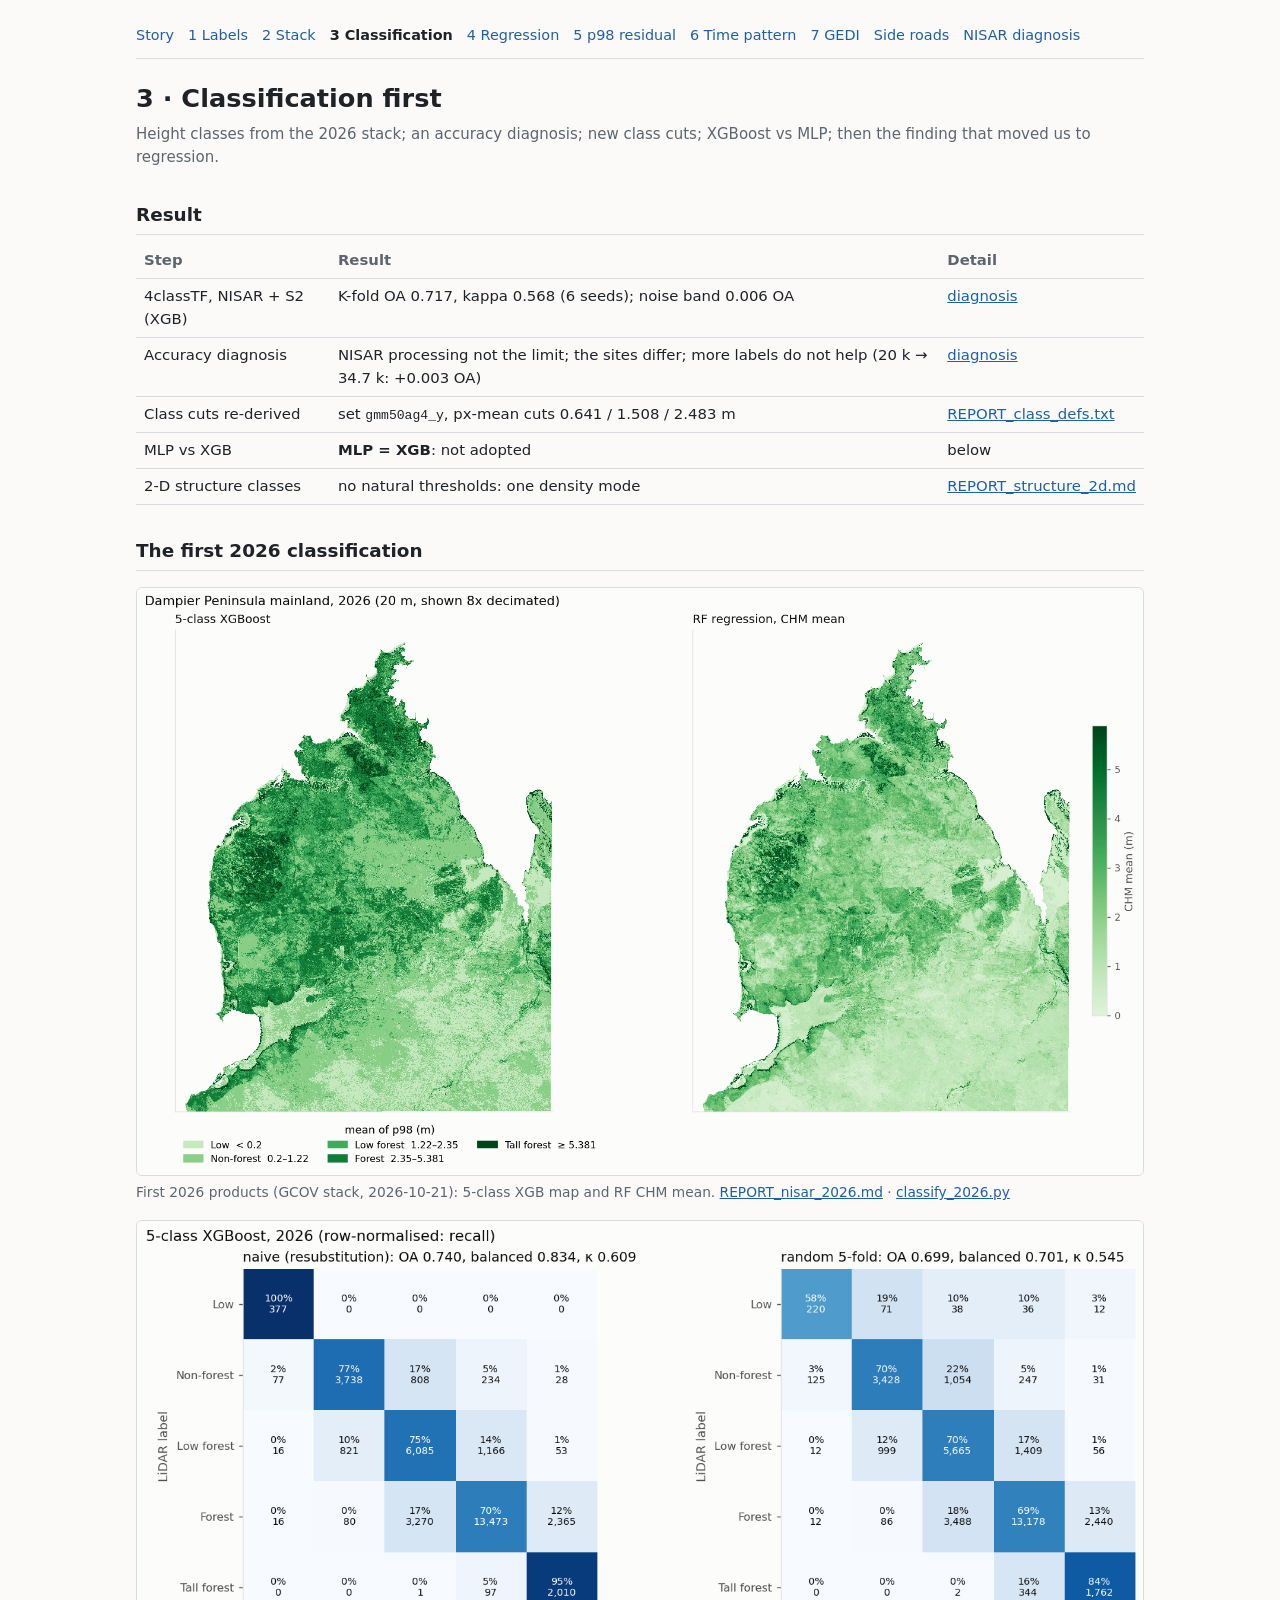
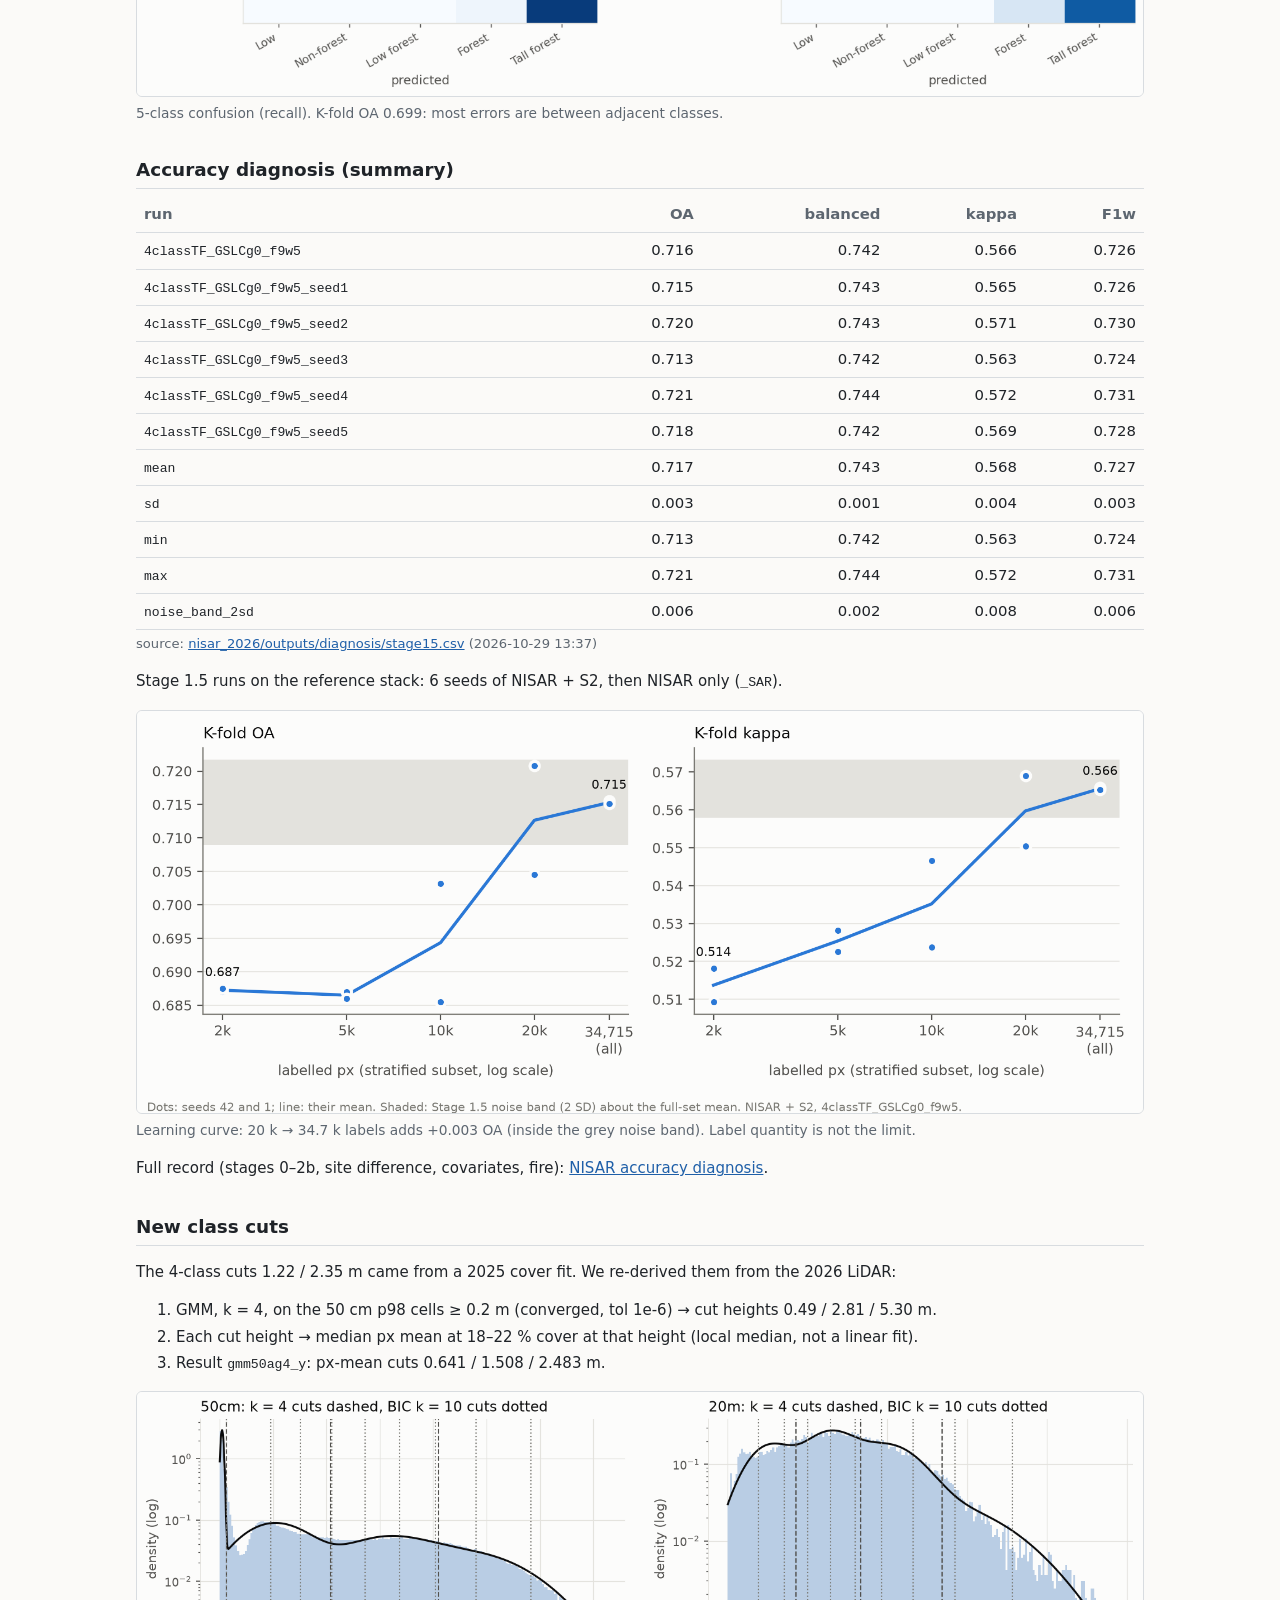
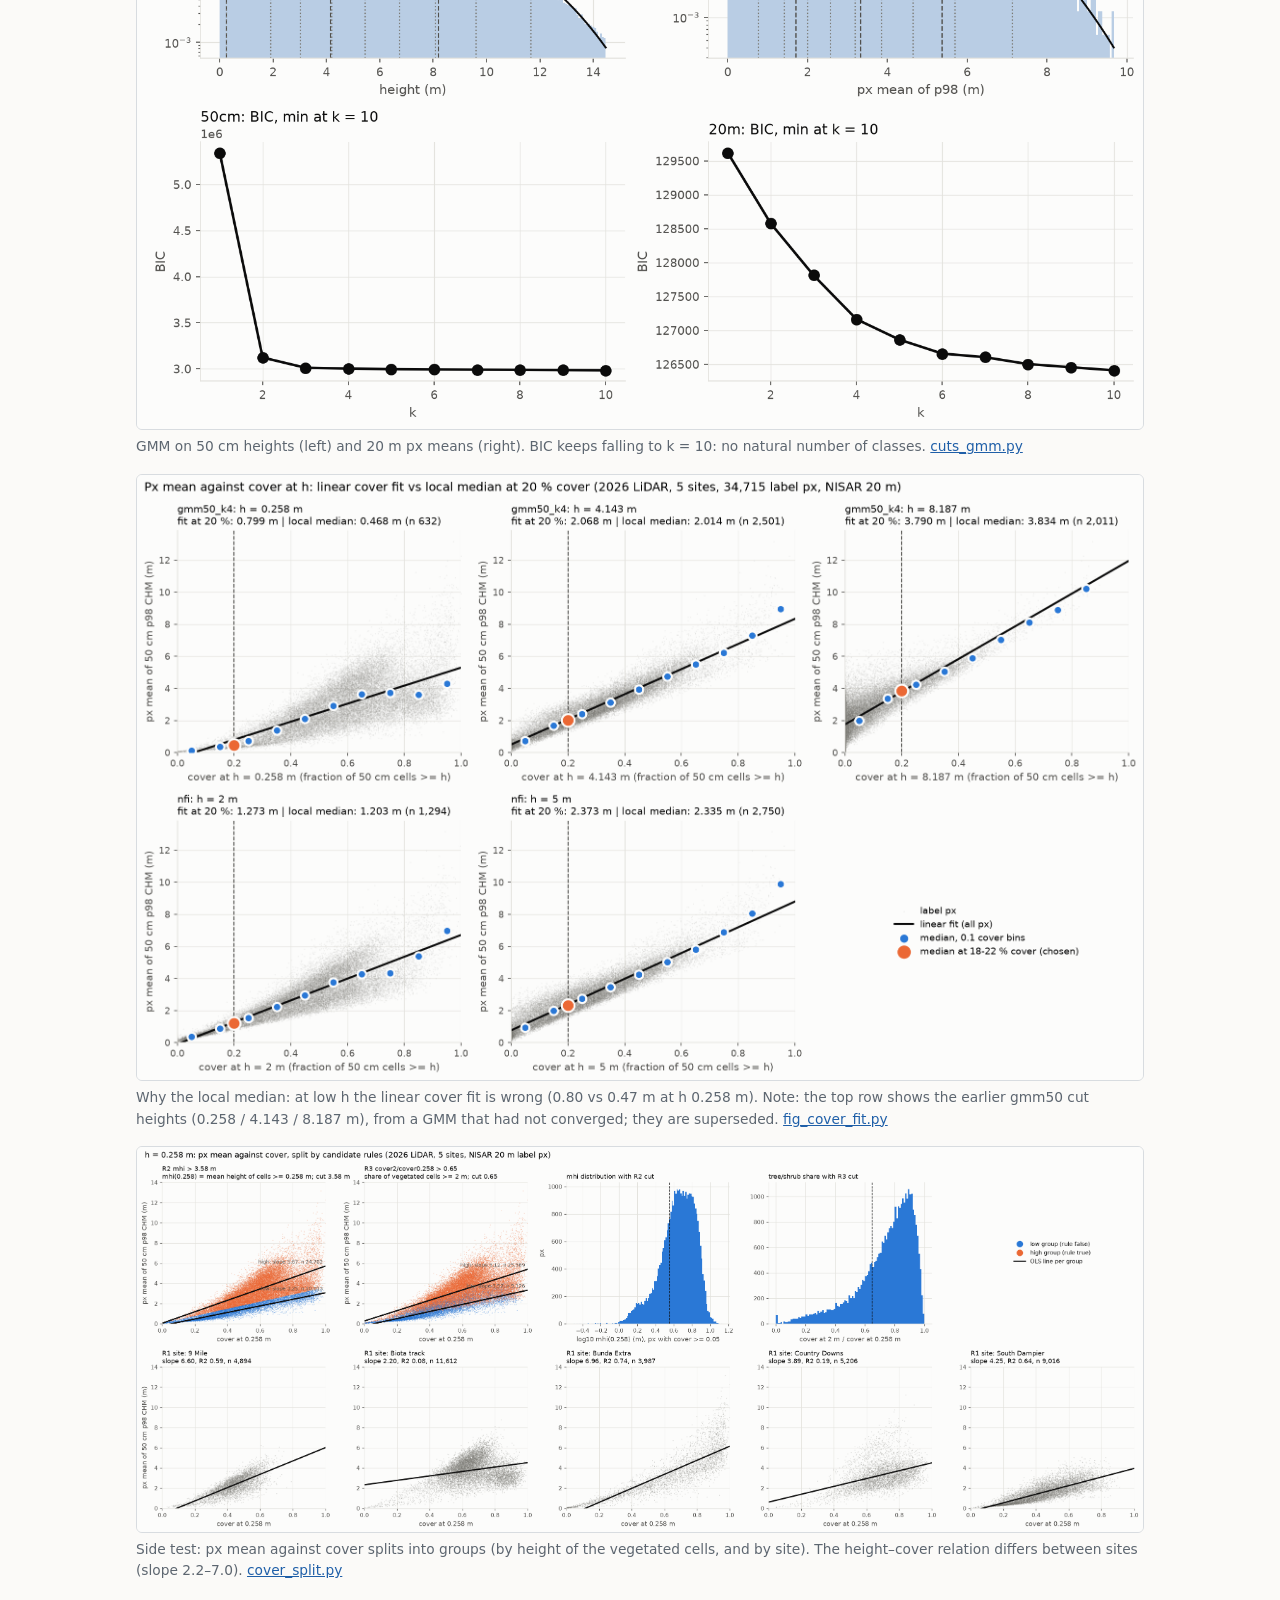
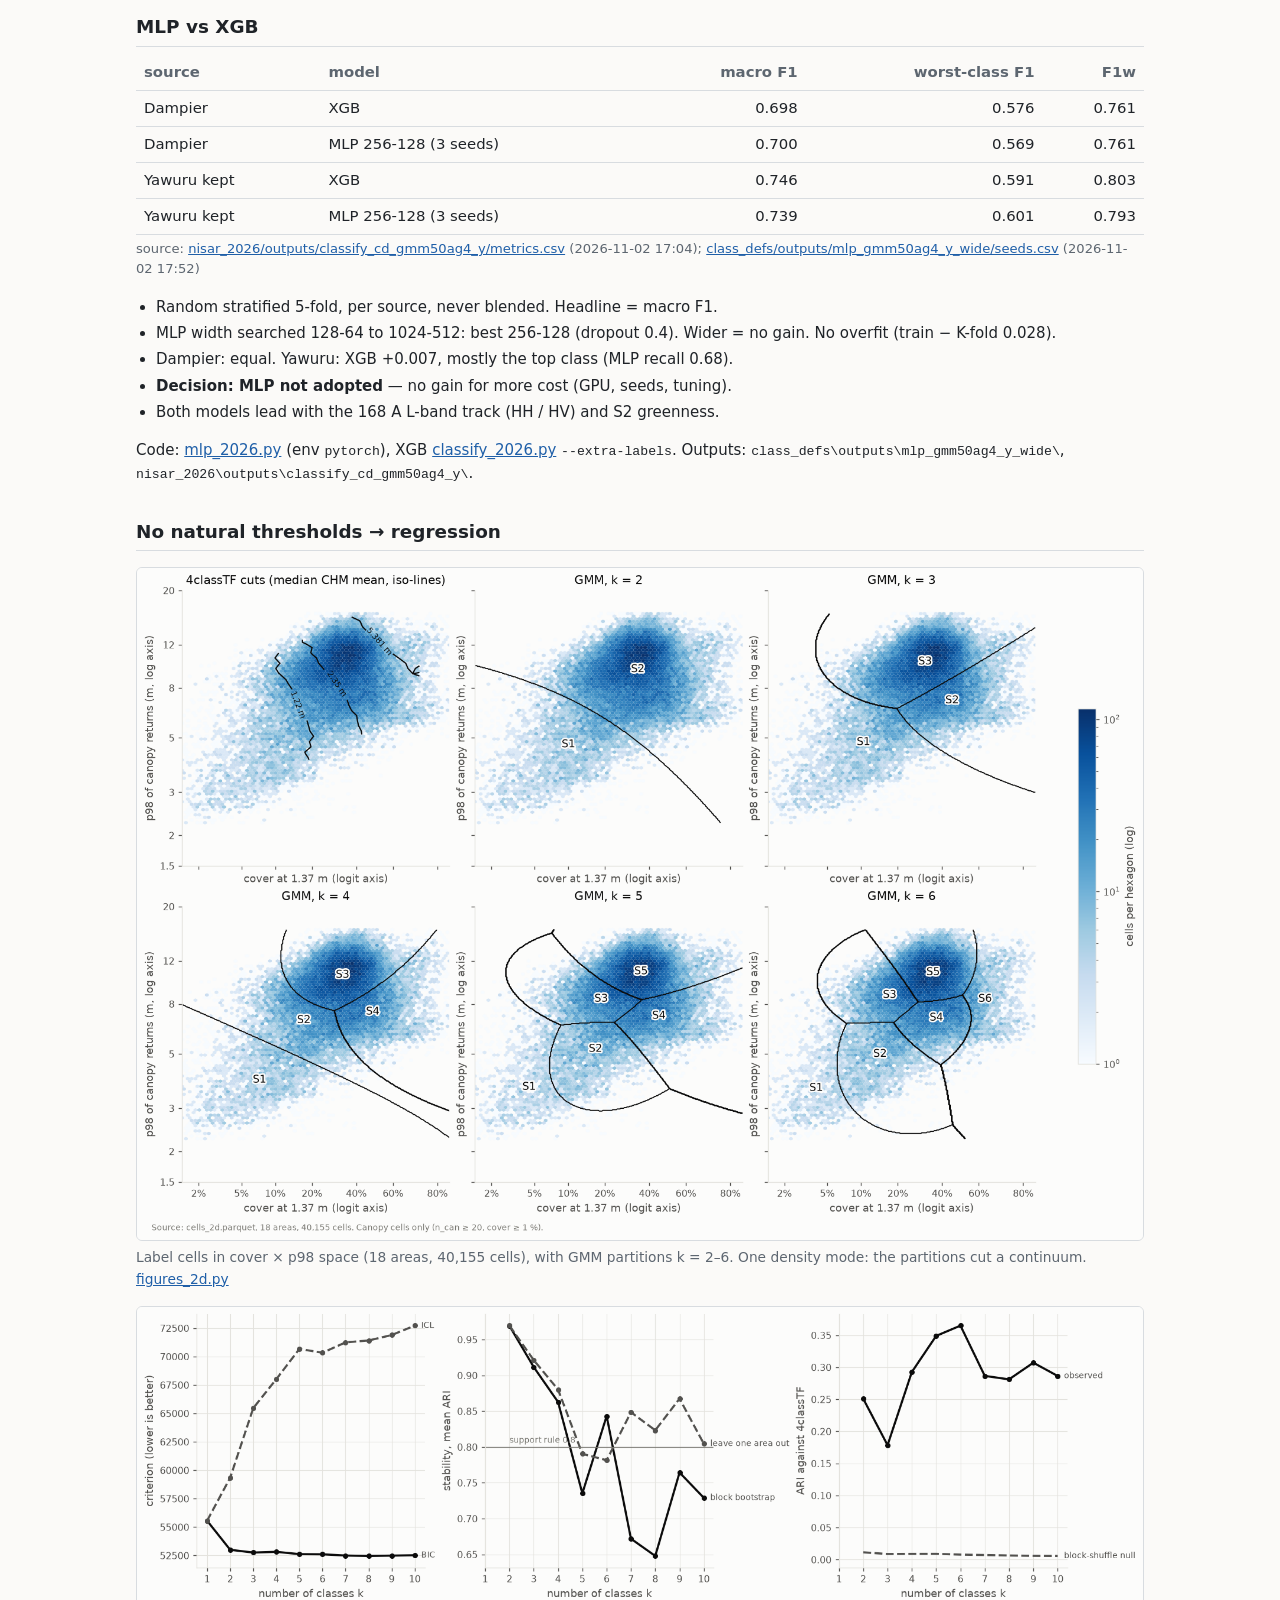
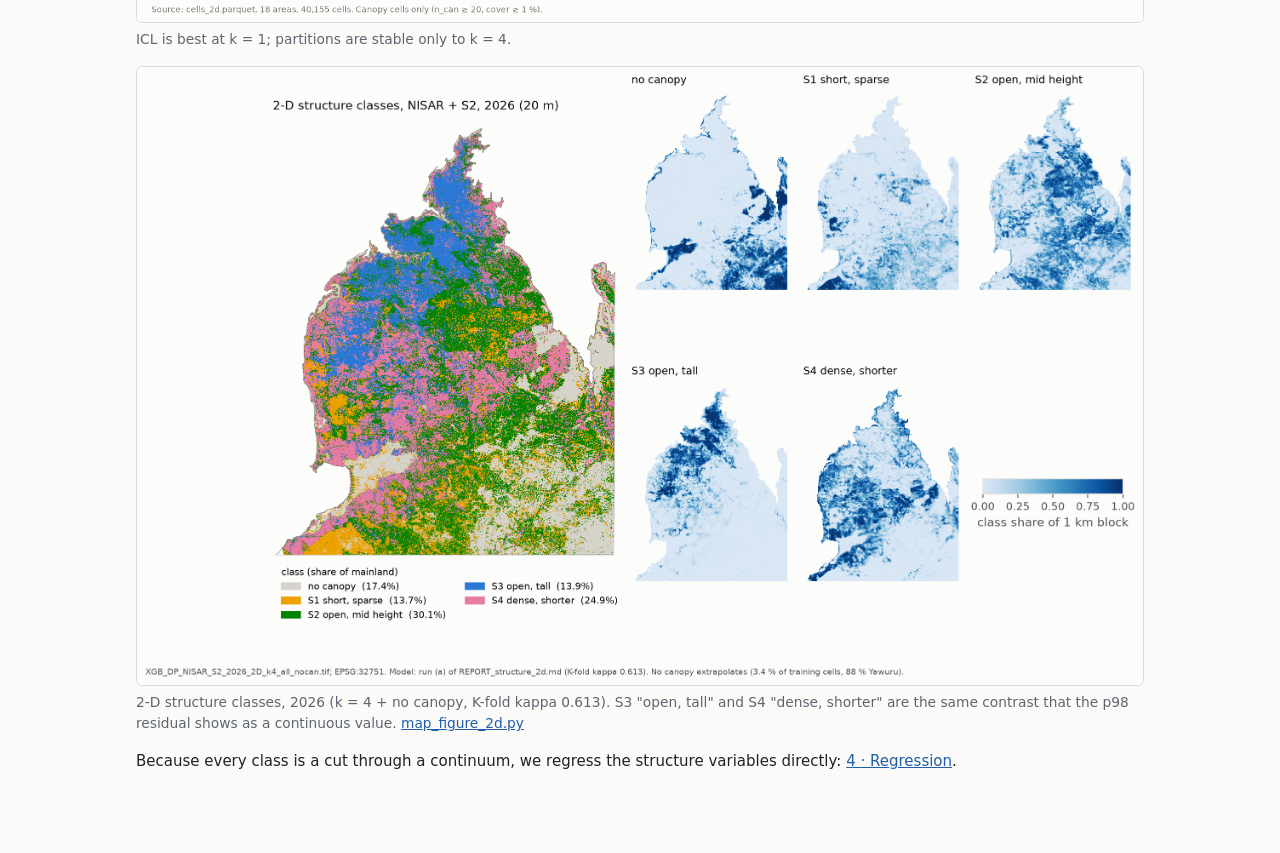
<file: docs/classification.html>
<!doctype html>
<html lang="en-GB">
<head>
<meta charset="utf-8">
<meta name="viewport" content="width=device-width, initial-scale=1">
<title>Classification and MLP Test</title>
<link rel="stylesheet" href="style.css">
</head>
<body>
<main>
<nav><a href="index.html">Story</a><a href="labels.html">1 Labels</a><a href="stack.html">2 Stack</a>
<a href="classification.html" aria-current="page">3 Classification</a><a href="regression.html">4 Regression</a>
<a href="p98_residual.html">5 p98 residual</a><a href="time_pattern.html">6 Time pattern</a><a href="gedi.html">7 GEDI</a>
<a href="side_roads.html">Side roads</a><a href="nisar_accuracy/index.html">NISAR diagnosis</a></nav>

<h1>3 · Classification first</h1>
<p class="sub">Height classes from the 2026 stack; an accuracy diagnosis; new class cuts; XGBoost vs MLP;
then the finding that moved us to regression.</p>

<h2>Result</h2>
<div class="wrap"><table>
<tr><th>Step</th><th>Result</th><th>Detail</th></tr>
<tr><td>4classTF, NISAR + S2 (XGB)</td><td>K-fold OA 0.717, kappa 0.568 (6 seeds); noise band 0.006 OA</td><td><a href="nisar_accuracy/index.html">diagnosis</a></td></tr>
<tr><td>Accuracy diagnosis</td><td>NISAR processing not the limit; the sites differ; more labels do not help (20 k → 34.7 k: +0.003 OA)</td><td><a href="nisar_accuracy/index.html">diagnosis</a></td></tr>
<tr><td>Class cuts re-derived</td><td>set <code>gmm50ag4_y</code>, px-mean cuts 0.641 / 1.508 / 2.483 m</td><td><a href="https://github.com/grshennan/Dampier_2026_woody_thickening_results/blob/main/class_defs/REPORT_class_defs.txt">REPORT_class_defs.txt</a></td></tr>
<tr><td>MLP vs XGB</td><td><strong>MLP = XGB</strong>: not adopted</td><td>below</td></tr>
<tr><td>2-D structure classes</td><td>no natural thresholds: one density mode</td><td><a href="https://github.com/grshennan/Dampier_2026_woody_thickening_results/blob/main/structure_2d/REPORT_structure_2d.md">REPORT_structure_2d.md</a></td></tr>
</table></div>

<h2>The first 2026 classification</h2>
<figure><a href="../nisar_2026/outputs/figures/fig_maps.png"><img src="../nisar_2026/outputs/figures/fig_maps.png" alt="5-class XGBoost map and RF CHM mean map, 2026" loading="lazy"></a>
<figcaption>First 2026 products (GCOV stack, 2026-10-21): 5-class XGB map and RF CHM mean.
<a href="https://github.com/grshennan/Dampier_2026_woody_thickening_results/blob/main/nisar_2026/REPORT_nisar_2026.md">REPORT_nisar_2026.md</a> · <a href="https://github.com/grshennan/Dampier_2026_woody_thickening_results/blob/main/nisar_2026/classify_2026.py">classify_2026.py</a></figcaption></figure>

<figure><a href="../nisar_2026/outputs/figures/fig_confusion.png"><img src="../nisar_2026/outputs/figures/fig_confusion.png" alt="Confusion matrices, naive and 5-fold" loading="lazy"></a>
<figcaption>5-class confusion (recall). K-fold OA 0.699: most errors are between adjacent classes.</figcaption></figure>

<h2>Accuracy diagnosis (summary)</h2>
<!-- BEGIN table:cls_stage15 -->
<div class="wrap"><table><tr><th>run</th><th class=n>OA</th><th class=n>balanced</th><th class=n>kappa</th><th class=n>F1w</th></tr><tr><td><code>4classTF_GSLCg0_f9w5</code></td><td class=n>0.716</td><td class=n>0.742</td><td class=n>0.566</td><td class=n>0.726</td></tr><tr><td><code>4classTF_GSLCg0_f9w5_seed1</code></td><td class=n>0.715</td><td class=n>0.743</td><td class=n>0.565</td><td class=n>0.726</td></tr><tr><td><code>4classTF_GSLCg0_f9w5_seed2</code></td><td class=n>0.720</td><td class=n>0.743</td><td class=n>0.571</td><td class=n>0.730</td></tr><tr><td><code>4classTF_GSLCg0_f9w5_seed3</code></td><td class=n>0.713</td><td class=n>0.742</td><td class=n>0.563</td><td class=n>0.724</td></tr><tr><td><code>4classTF_GSLCg0_f9w5_seed4</code></td><td class=n>0.721</td><td class=n>0.744</td><td class=n>0.572</td><td class=n>0.731</td></tr><tr><td><code>4classTF_GSLCg0_f9w5_seed5</code></td><td class=n>0.718</td><td class=n>0.742</td><td class=n>0.569</td><td class=n>0.728</td></tr><tr><td><code>mean</code></td><td class=n>0.717</td><td class=n>0.743</td><td class=n>0.568</td><td class=n>0.727</td></tr><tr><td><code>sd</code></td><td class=n>0.003</td><td class=n>0.001</td><td class=n>0.004</td><td class=n>0.003</td></tr><tr><td><code>min</code></td><td class=n>0.713</td><td class=n>0.742</td><td class=n>0.563</td><td class=n>0.724</td></tr><tr><td><code>max</code></td><td class=n>0.721</td><td class=n>0.744</td><td class=n>0.572</td><td class=n>0.731</td></tr><tr><td><code>noise_band_2sd</code></td><td class=n>0.006</td><td class=n>0.002</td><td class=n>0.008</td><td class=n>0.006</td></tr></table></div><p class="src">source: <a href="https://github.com/grshennan/Dampier_2026_woody_thickening_results/blob/main/nisar_2026/outputs/diagnosis/stage15.csv">nisar_2026/outputs/diagnosis/stage15.csv</a> (2026-10-29 13:37)</p>
<!-- END table:cls_stage15 -->
<p>Stage 1.5 runs on the reference stack: 6 seeds of NISAR + S2, then NISAR only (<code>_SAR</code>).</p>
<figure><a href="../nisar_2026/outputs/diagnosis/learning_curve.png"><img src="../nisar_2026/outputs/diagnosis/learning_curve.png" alt="Learning curve, OA and kappa against label count" loading="lazy"></a>
<figcaption>Learning curve: 20 k → 34.7 k labels adds +0.003 OA (inside the grey noise band). Label quantity is not the limit.</figcaption></figure>
<p>Full record (stages 0–2b, site difference, covariates, fire): <a href="nisar_accuracy/index.html">NISAR accuracy diagnosis</a>.</p>

<h2>New class cuts</h2>
<p>The 4-class cuts 1.22 / 2.35 m came from a 2025 cover fit. We re-derived them from the 2026 LiDAR:</p>
<ol>
<li>GMM, k = 4, on the 50 cm p98 cells ≥ 0.2 m (converged, tol 1e-6) → cut heights 0.49 / 2.81 / 5.30 m.</li>
<li>Each cut height → median px mean at 18–22 % cover at that height (local median, not a linear fit).</li>
<li>Result <code>gmm50ag4_y</code>: px-mean cuts 0.641 / 1.508 / 2.483 m.</li>
</ol>
<figure><a href="../class_defs/outputs/fig_gmm.png"><img src="../class_defs/outputs/fig_gmm.png" alt="GMM fits and BIC on 50 cm and 20 m heights" loading="lazy"></a>
<figcaption>GMM on 50 cm heights (left) and 20 m px means (right). BIC keeps falling to k = 10: no natural number of
classes. <a href="https://github.com/grshennan/Dampier_2026_woody_thickening_results/blob/main/class_defs/cuts_gmm.py">cuts_gmm.py</a></figcaption></figure>
<figure><a href="../class_defs/outputs/fig_cover_fit.png"><img src="../class_defs/outputs/fig_cover_fit.png" alt="Px mean against cover at h: linear fit vs local median" loading="lazy"></a>
<figcaption>Why the local median: at low h the linear cover fit is wrong (0.80 vs 0.47 m at h 0.258 m).
Note: the top row shows the earlier gmm50 cut heights (0.258 / 4.143 / 8.187 m), from a GMM that had not converged;
they are superseded. <a href="https://github.com/grshennan/Dampier_2026_woody_thickening_results/blob/main/class_defs/fig_cover_fit.py">fig_cover_fit.py</a></figcaption></figure>
<figure><a href="../class_defs/outputs/fig_cover_groups.png"><img src="../class_defs/outputs/fig_cover_groups.png" alt="Px mean against cover split by candidate rules and by site" loading="lazy"></a>
<figcaption>Side test: px mean against cover splits into groups (by height of the vegetated cells, and by site).
The height–cover relation differs between sites (slope 2.2–7.0). <a href="https://github.com/grshennan/Dampier_2026_woody_thickening_results/blob/main/class_defs/cover_split.py">cover_split.py</a></figcaption></figure>

<h2>MLP vs XGB</h2>
<!-- BEGIN table:cls_xgb_mlp -->
<div class="wrap"><table><tr><th>source</th><th>model</th><th class=n>macro F1</th><th class=n>worst-class F1</th><th class=n>F1w</th></tr><tr><td>Dampier</td><td>XGB</td><td class=n>0.698</td><td class=n>0.576</td><td class=n>0.761</td></tr><tr><td>Dampier</td><td>MLP 256-128 (3 seeds)</td><td class=n>0.700</td><td class=n>0.569</td><td class=n>0.761</td></tr><tr><td>Yawuru kept</td><td>XGB</td><td class=n>0.746</td><td class=n>0.591</td><td class=n>0.803</td></tr><tr><td>Yawuru kept</td><td>MLP 256-128 (3 seeds)</td><td class=n>0.739</td><td class=n>0.601</td><td class=n>0.793</td></tr></table></div><p class="src">source: <a href="https://github.com/grshennan/Dampier_2026_woody_thickening_results/blob/main/nisar_2026/outputs/classify_cd_gmm50ag4_y/metrics.csv">nisar_2026/outputs/classify_cd_gmm50ag4_y/metrics.csv</a> (2026-11-02 17:04); <a href="https://github.com/grshennan/Dampier_2026_woody_thickening_results/blob/main/class_defs/outputs/mlp_gmm50ag4_y_wide/seeds.csv">class_defs/outputs/mlp_gmm50ag4_y_wide/seeds.csv</a> (2026-11-02 17:52)</p>
<!-- END table:cls_xgb_mlp -->
<ul>
<li>Random stratified 5-fold, per source, never blended. Headline = macro F1.</li>
<li>MLP width searched 128-64 to 1024-512: best 256-128 (dropout 0.4). Wider = no gain. No overfit (train − K-fold 0.028).</li>
<li>Dampier: equal. Yawuru: XGB +0.007, mostly the top class (MLP recall 0.68).</li>
<li><strong>Decision: MLP not adopted</strong> — no gain for more cost (GPU, seeds, tuning).</li>
<li>Both models lead with the 168 A L-band track (HH / HV) and S2 greenness.</li>
</ul>
<p>Code: <a href="https://github.com/grshennan/Dampier_2026_woody_thickening_results/blob/main/class_defs/mlp_2026.py">mlp_2026.py</a> (env <code>pytorch</code>),
XGB <a href="https://github.com/grshennan/Dampier_2026_woody_thickening_results/blob/main/nisar_2026/classify_2026.py">classify_2026.py</a> <code>--extra-labels</code>.
Outputs: <code>class_defs\outputs\mlp_gmm50ag4_y_wide\</code>, <code>nisar_2026\outputs\classify_cd_gmm50ag4_y\</code>.</p>

<h2>No natural thresholds → regression</h2>
<figure><a href="../structure_2d/outputs/classes/figures/fig_space_k.png"><img src="../structure_2d/outputs/classes/figures/fig_space_k.png" alt="Label cells in cover x p98 space with GMM partitions k 2 to 6" loading="lazy"></a>
<figcaption>Label cells in cover × p98 space (18 areas, 40,155 cells), with GMM partitions k = 2–6.
One density mode: the partitions cut a continuum. <a href="https://github.com/grshennan/Dampier_2026_woody_thickening_results/blob/main/structure_2d/figures_2d.py">figures_2d.py</a></figcaption></figure>
<figure><a href="../structure_2d/outputs/classes/figures/fig_k_selection.png"><img src="../structure_2d/outputs/classes/figures/fig_k_selection.png" alt="BIC, ICL, stability and ARI against k" loading="lazy"></a>
<figcaption>ICL is best at k = 1; partitions are stable only to k = 4.</figcaption></figure>
<figure><a href="../structure_2d/outputs/figures/fig_map_2d.png"><img src="../structure_2d/outputs/figures/fig_map_2d.png" alt="2-D structure class map 2026" loading="lazy"></a>
<figcaption>2-D structure classes, 2026 (k = 4 + no canopy, K-fold kappa 0.613). S3 "open, tall" and S4 "dense, shorter"
are the same contrast that the p98 residual shows as a continuous value.
<a href="https://github.com/grshennan/Dampier_2026_woody_thickening_results/blob/main/structure_2d/map_figure_2d.py">map_figure_2d.py</a></figcaption></figure>
<p>Because every class is a cut through a continuum, we regress the structure variables directly:
<a href="regression.html">4 · Regression</a>.</p>
</main>
</body>
</html>
</file>
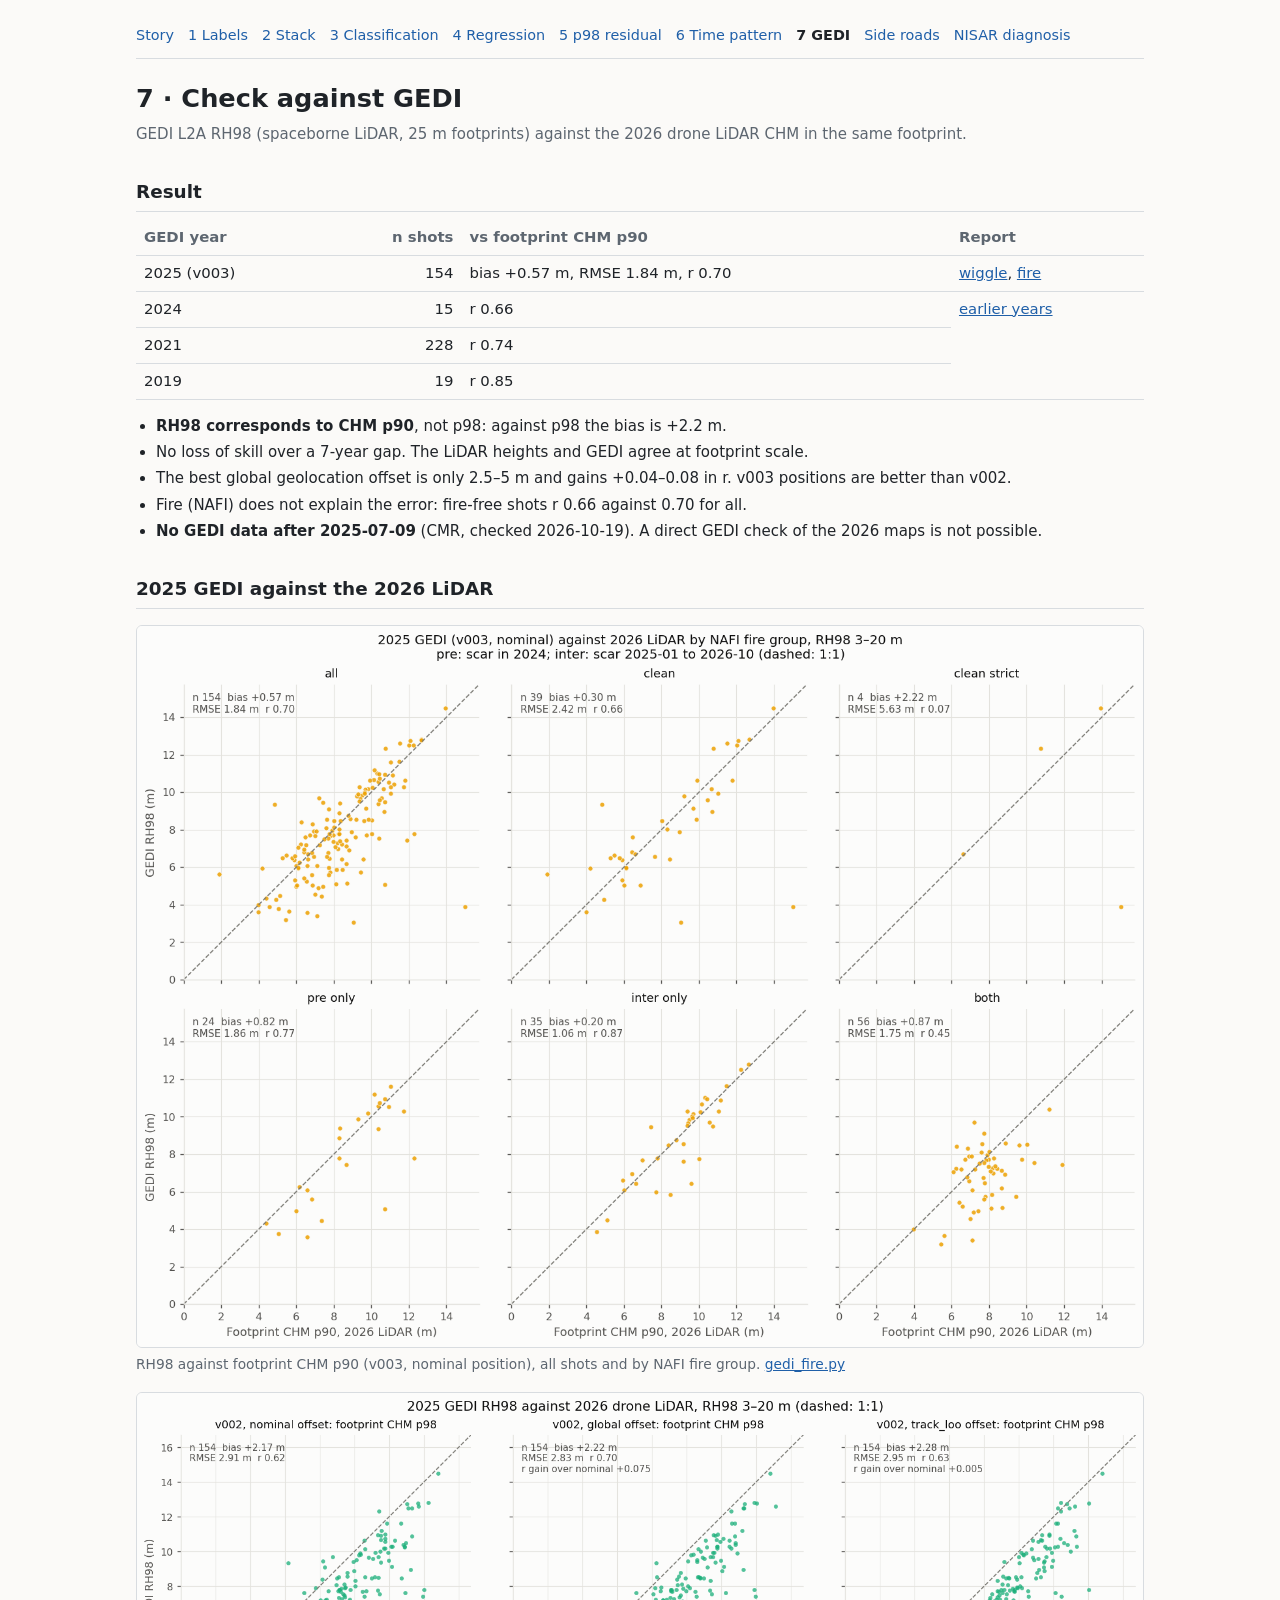
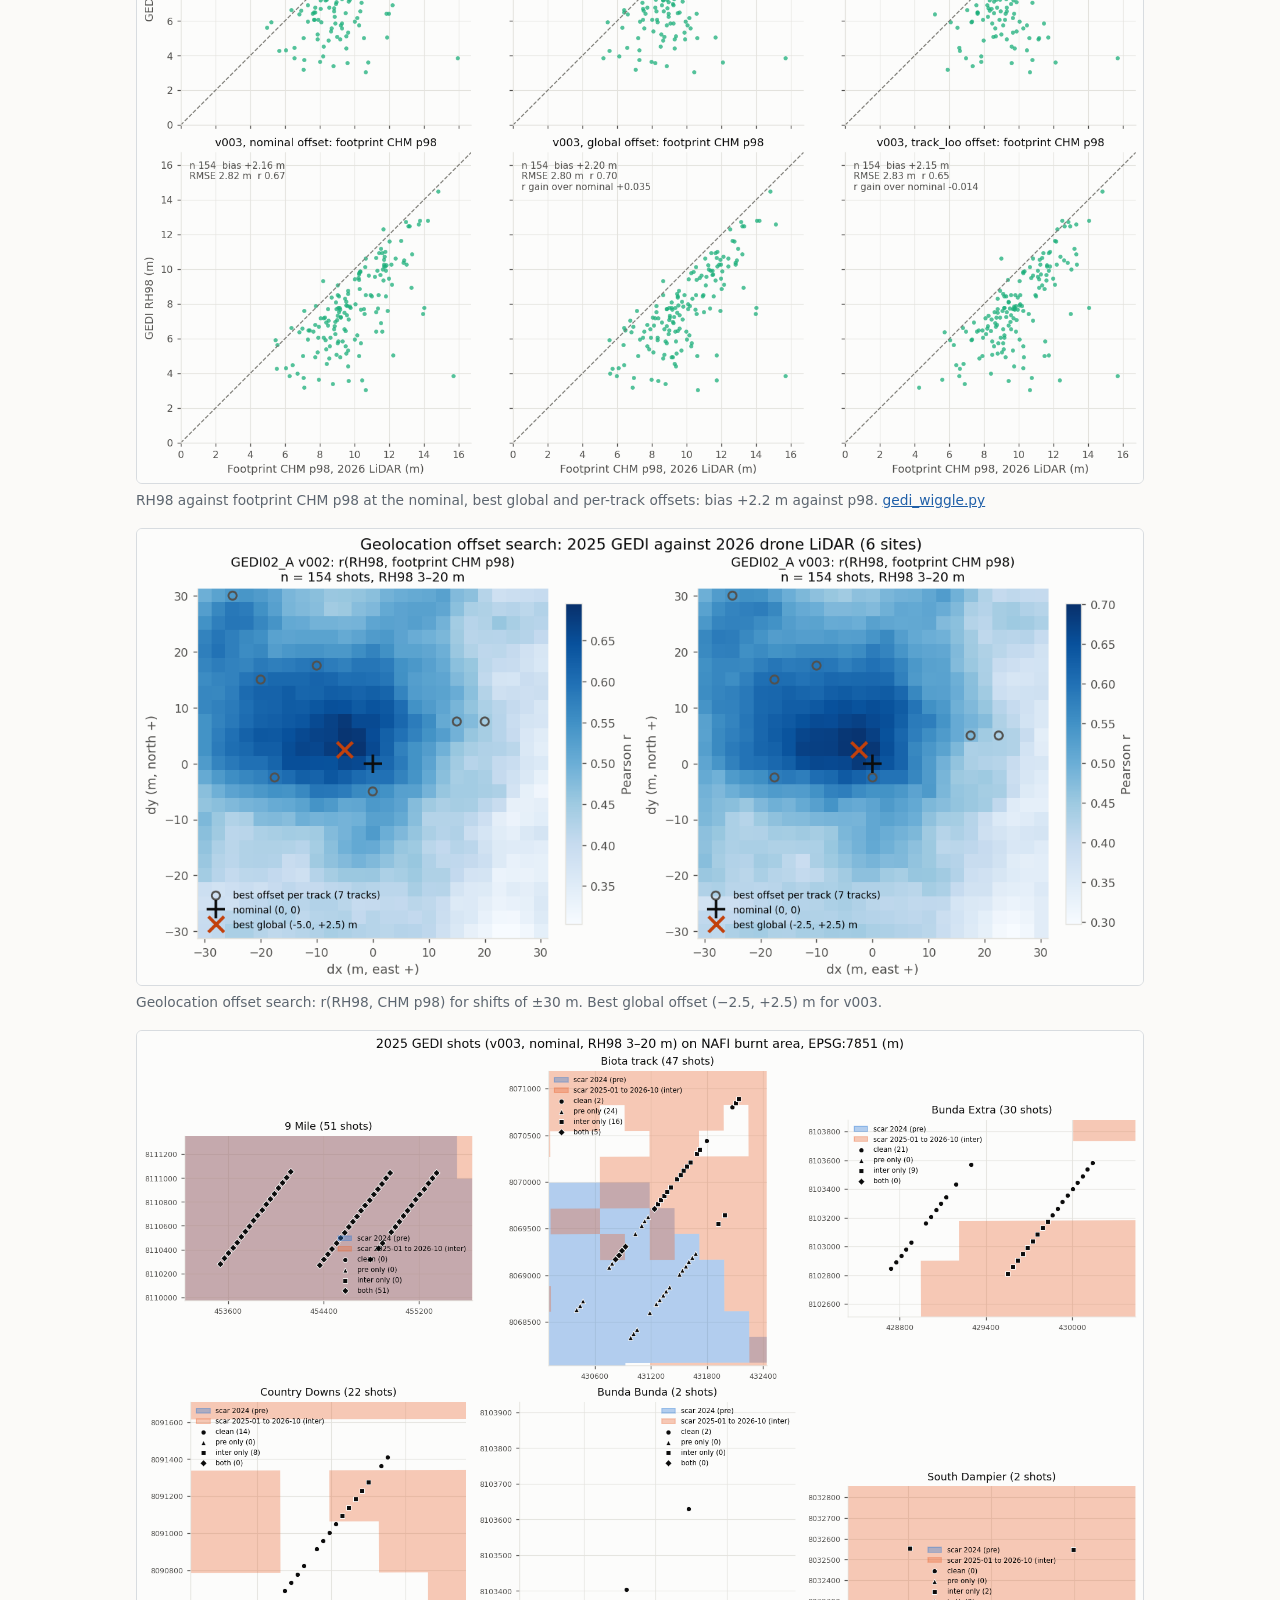
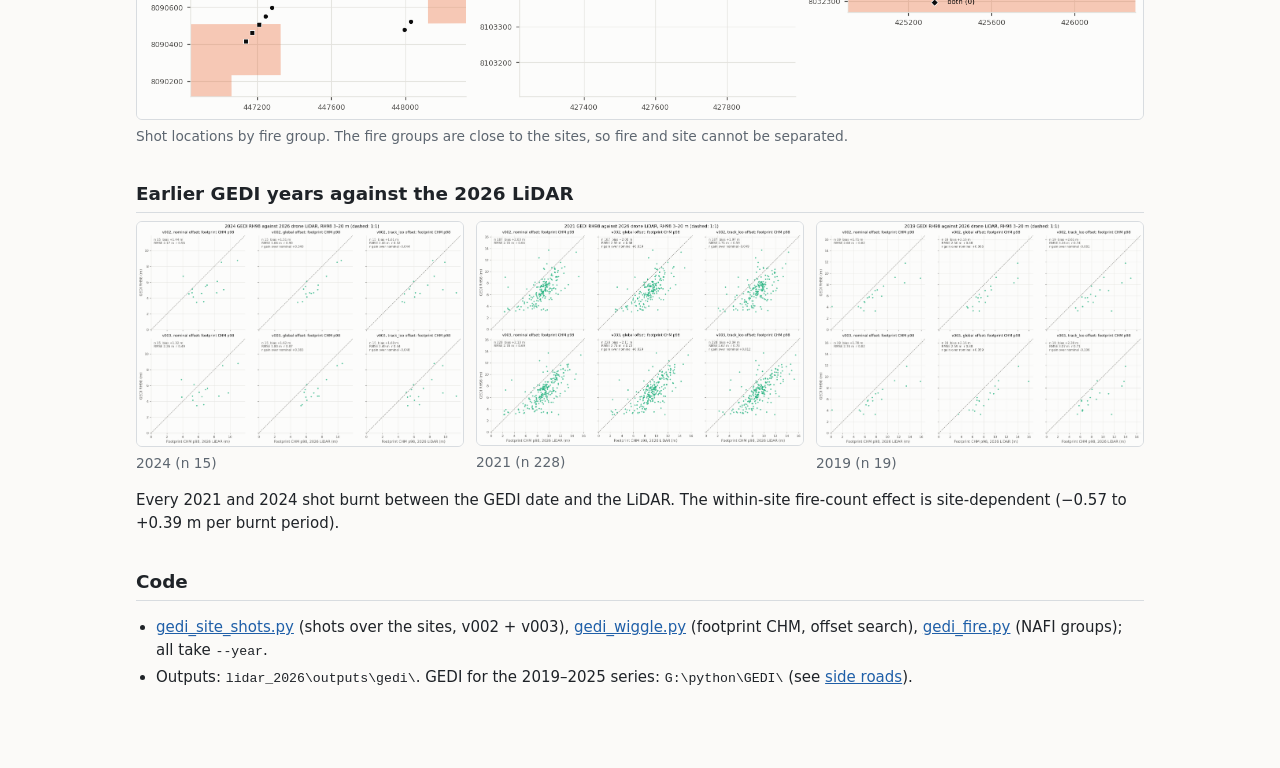
<file: docs/gedi.html>
<!doctype html>
<html lang="en-GB">
<head>
<meta charset="utf-8">
<meta name="viewport" content="width=device-width, initial-scale=1">
<title>GEDI Check</title>
<link rel="stylesheet" href="style.css">
</head>
<body>
<main>
<nav><a href="index.html">Story</a><a href="labels.html">1 Labels</a><a href="stack.html">2 Stack</a>
<a href="classification.html">3 Classification</a><a href="regression.html">4 Regression</a>
<a href="p98_residual.html">5 p98 residual</a><a href="time_pattern.html">6 Time pattern</a><a href="gedi.html" aria-current="page">7 GEDI</a>
<a href="side_roads.html">Side roads</a><a href="nisar_accuracy/index.html">NISAR diagnosis</a></nav>

<h1>7 · Check against GEDI</h1>
<p class="sub">GEDI L2A RH98 (spaceborne LiDAR, 25 m footprints) against the 2026 drone LiDAR CHM in the same footprint.</p>

<h2>Result</h2>
<div class="wrap"><table>
<tr><th>GEDI year</th><th class="n">n shots</th><th>vs footprint CHM p90</th><th>Report</th></tr>
<tr><td>2025 (v003)</td><td class="n">154</td><td>bias +0.57 m, RMSE 1.84 m, r 0.70</td><td><a href="https://github.com/grshennan/Dampier_2026_woody_thickening_results/blob/main/lidar_2026/REPORT_gedi_2025_wiggle.md">wiggle</a>, <a href="https://github.com/grshennan/Dampier_2026_woody_thickening_results/blob/main/lidar_2026/REPORT_gedi_2025_fire.md">fire</a></td></tr>
<tr><td>2024</td><td class="n">15</td><td>r 0.66</td><td rowspan="3"><a href="https://github.com/grshennan/Dampier_2026_woody_thickening_results/blob/main/lidar_2026/REPORT_gedi_earlier_years.md">earlier years</a></td></tr>
<tr><td>2021</td><td class="n">228</td><td>r 0.74</td></tr>
<tr><td>2019</td><td class="n">19</td><td>r 0.85</td></tr>
</table></div>
<ul>
<li><strong>RH98 corresponds to CHM p90</strong>, not p98: against p98 the bias is +2.2 m.</li>
<li>No loss of skill over a 7-year gap. The LiDAR heights and GEDI agree at footprint scale.</li>
<li>The best global geolocation offset is only 2.5–5 m and gains +0.04–0.08 in r. v003 positions are better than v002.</li>
<li>Fire (NAFI) does not explain the error: fire-free shots r 0.66 against 0.70 for all.</li>
<li><strong>No GEDI data after 2025-07-09</strong> (CMR, checked 2026-10-19). A direct GEDI check of the 2026 maps is not possible.</li>
</ul>

<h2>2025 GEDI against the 2026 LiDAR</h2>
<figure><a href="../lidar_2026/outputs/gedi/fire_scatter.png"><img src="../lidar_2026/outputs/gedi/fire_scatter.png" alt="GEDI RH98 against footprint CHM p90 by fire group" loading="lazy"></a>
<figcaption>RH98 against footprint CHM p90 (v003, nominal position), all shots and by NAFI fire group.
<a href="https://github.com/grshennan/Dampier_2026_woody_thickening_results/blob/main/lidar_2026/gedi_fire.py">gedi_fire.py</a></figcaption></figure>
<figure><a href="../lidar_2026/outputs/gedi/wiggle_scatter.png"><img src="../lidar_2026/outputs/gedi/wiggle_scatter.png" alt="GEDI RH98 against footprint CHM p98 at three offsets" loading="lazy"></a>
<figcaption>RH98 against footprint CHM p98 at the nominal, best global and per-track offsets: bias +2.2 m against p98.
<a href="https://github.com/grshennan/Dampier_2026_woody_thickening_results/blob/main/lidar_2026/gedi_wiggle.py">gedi_wiggle.py</a></figcaption></figure>
<figure><a href="../lidar_2026/outputs/gedi/wiggle_surface.png"><img src="../lidar_2026/outputs/gedi/wiggle_surface.png" alt="Geolocation offset search surface" loading="lazy"></a>
<figcaption>Geolocation offset search: r(RH98, CHM p98) for shifts of ±30 m. Best global offset (−2.5, +2.5) m for v003.</figcaption></figure>
<figure><a href="../lidar_2026/outputs/gedi/fire_map.png"><img src="../lidar_2026/outputs/gedi/fire_map.png" alt="Map of GEDI shots and NAFI fire groups" loading="lazy"></a>
<figcaption>Shot locations by fire group. The fire groups are close to the sites, so fire and site cannot be separated.</figcaption></figure>

<h2>Earlier GEDI years against the 2026 LiDAR</h2>
<div class="thumbs">
<figure><a href="../lidar_2026/outputs/gedi/2024/wiggle_scatter.png"><img src="../lidar_2026/outputs/gedi/2024/wiggle_scatter.png" alt="2024 GEDI scatter" loading="lazy"></a><figcaption>2024 (n 15)</figcaption></figure>
<figure><a href="../lidar_2026/outputs/gedi/2021/wiggle_scatter.png"><img src="../lidar_2026/outputs/gedi/2021/wiggle_scatter.png" alt="2021 GEDI scatter" loading="lazy"></a><figcaption>2021 (n 228)</figcaption></figure>
<figure><a href="../lidar_2026/outputs/gedi/2019/wiggle_scatter.png"><img src="../lidar_2026/outputs/gedi/2019/wiggle_scatter.png" alt="2019 GEDI scatter" loading="lazy"></a><figcaption>2019 (n 19)</figcaption></figure>
</div>
<p>Every 2021 and 2024 shot burnt between the GEDI date and the LiDAR. The within-site fire-count effect is
site-dependent (−0.57 to +0.39 m per burnt period).</p>

<h2>Code</h2>
<ul>
<li><a href="https://github.com/grshennan/Dampier_2026_woody_thickening_results/blob/main/lidar_2026/gedi_site_shots.py">gedi_site_shots.py</a> (shots over the sites, v002 + v003),
<a href="https://github.com/grshennan/Dampier_2026_woody_thickening_results/blob/main/lidar_2026/gedi_wiggle.py">gedi_wiggle.py</a> (footprint CHM, offset search),
<a href="https://github.com/grshennan/Dampier_2026_woody_thickening_results/blob/main/lidar_2026/gedi_fire.py">gedi_fire.py</a> (NAFI groups); all take <code>--year</code>.</li>
<li>Outputs: <code>lidar_2026\outputs\gedi\</code>. GEDI for the 2019–2025 series: <code>G:\python\GEDI\</code>
(see <a href="side_roads.html">side roads</a>).</li>
</ul>
</main>
</body>
</html>
</file>
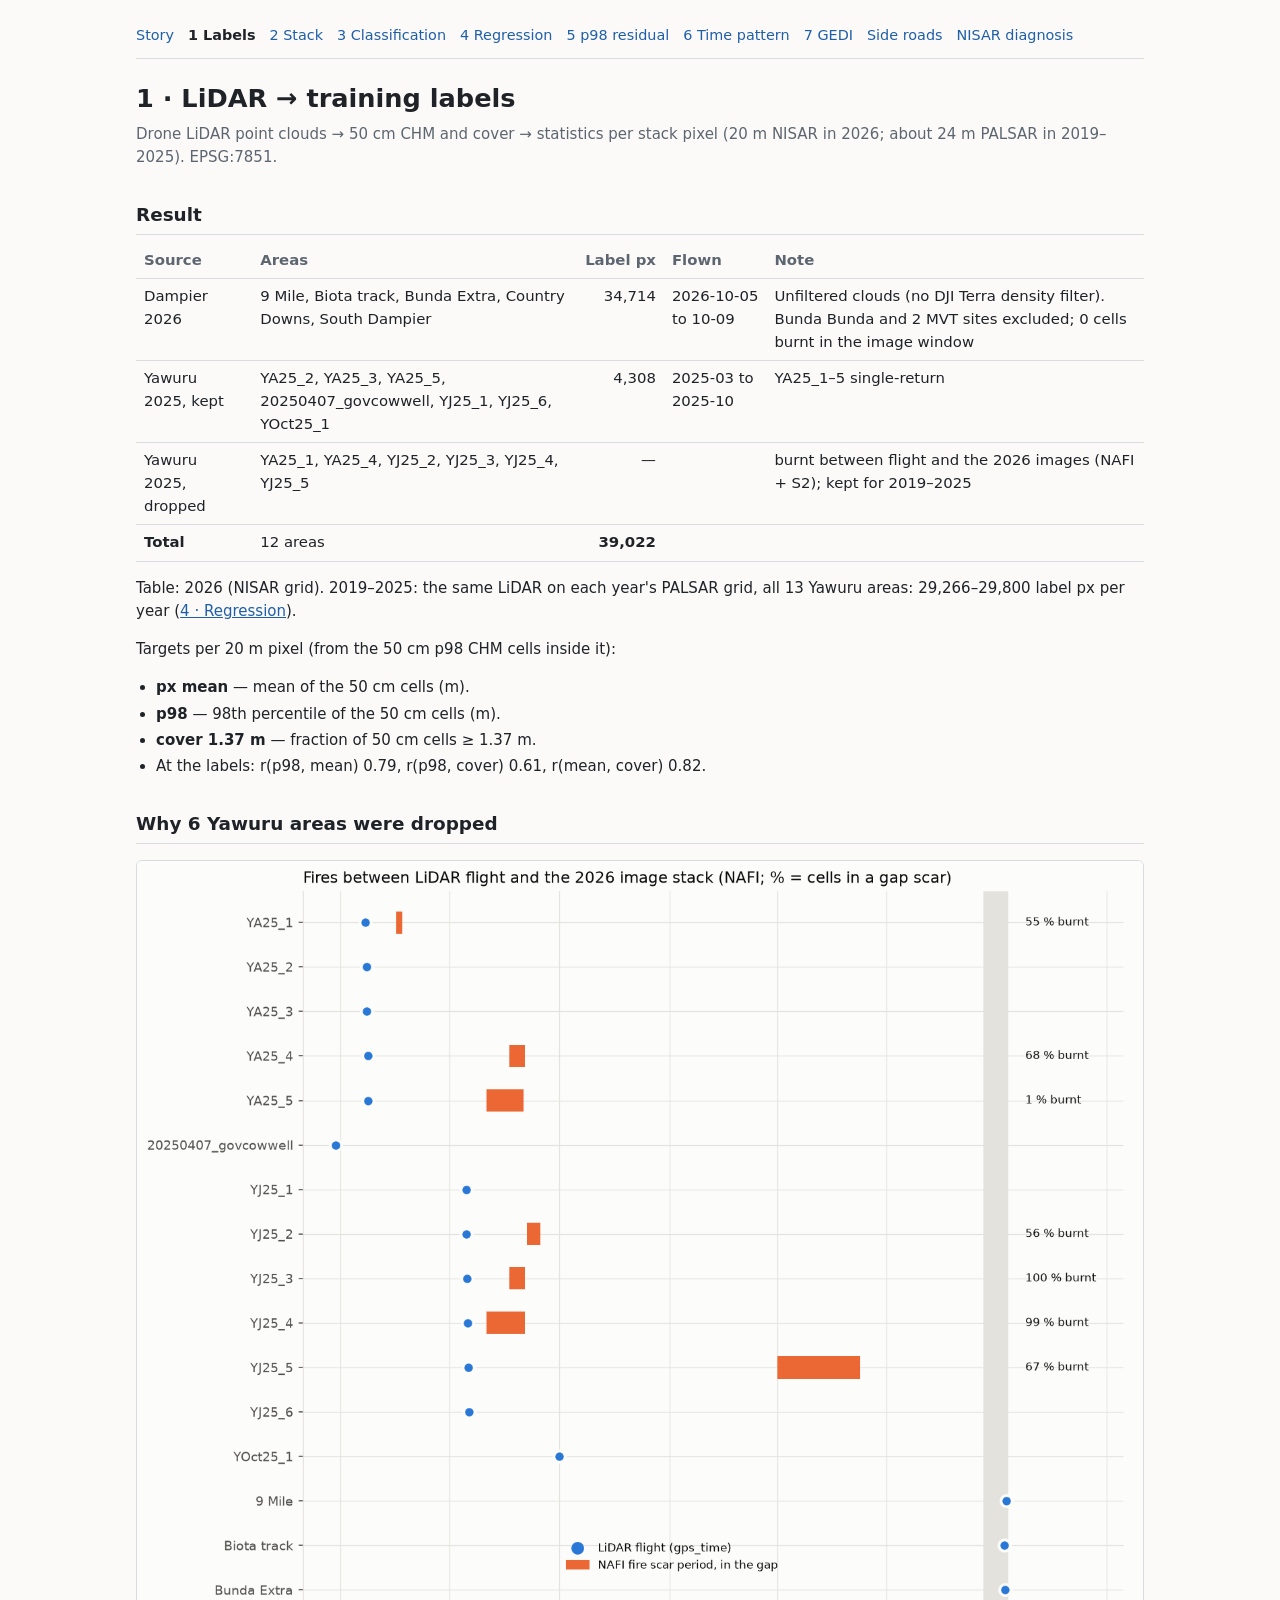
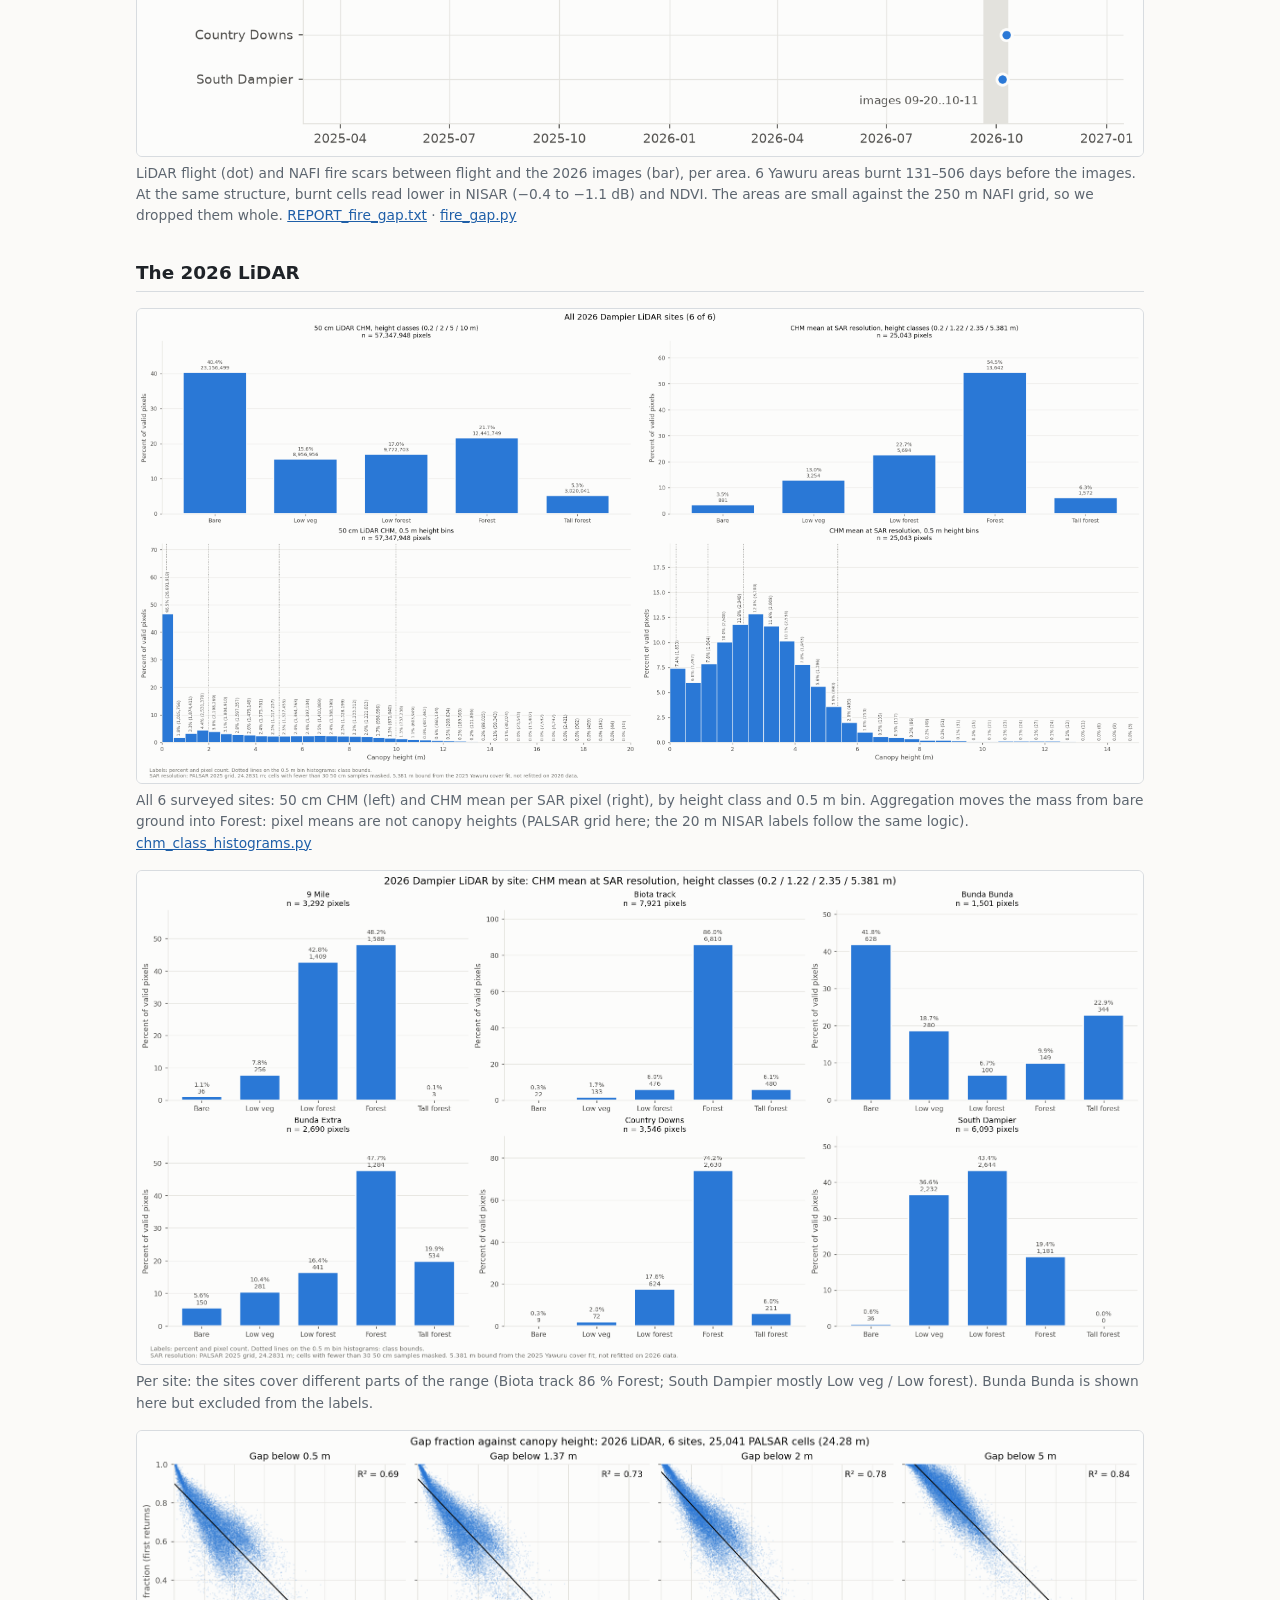
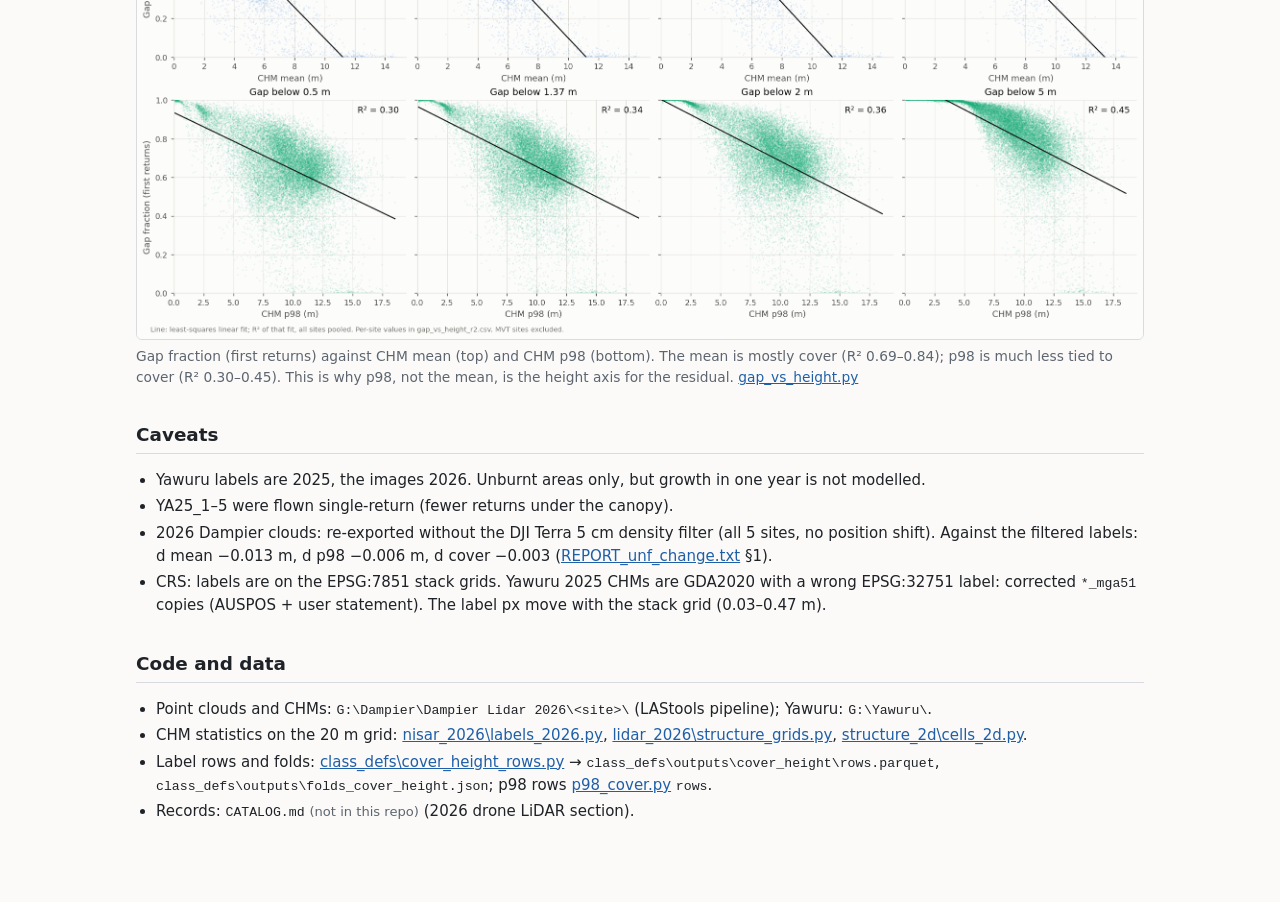
<file: docs/labels.html>
<!doctype html>
<html lang="en-GB">
<head>
<meta charset="utf-8">
<meta name="viewport" content="width=device-width, initial-scale=1">
<title>LiDAR Training Labels</title>
<link rel="stylesheet" href="style.css">
</head>
<body>
<main>
<nav><a href="index.html">Story</a><a href="labels.html" aria-current="page">1 Labels</a><a href="stack.html">2 Stack</a>
<a href="classification.html">3 Classification</a><a href="regression.html">4 Regression</a>
<a href="p98_residual.html">5 p98 residual</a><a href="time_pattern.html">6 Time pattern</a><a href="gedi.html">7 GEDI</a>
<a href="side_roads.html">Side roads</a><a href="nisar_accuracy/index.html">NISAR diagnosis</a></nav>

<h1>1 · LiDAR → training labels</h1>
<p class="sub">Drone LiDAR point clouds → 50 cm CHM and cover → statistics per stack pixel (20 m NISAR in 2026; about 24 m PALSAR in 2019–2025). EPSG:7851.</p>

<h2>Result</h2>
<div class="wrap"><table>
<tr><th>Source</th><th>Areas</th><th class="n">Label px</th><th>Flown</th><th>Note</th></tr>
<tr><td>Dampier 2026</td><td>9 Mile, Biota track, Bunda Extra, Country Downs, South Dampier</td><td class="n">34,714</td>
<td>2026-10-05 to 10-09</td><td>Unfiltered clouds (no DJI Terra density filter). Bunda Bunda and 2 MVT sites excluded; 0 cells burnt in the image window</td></tr>
<tr><td>Yawuru 2025, kept</td><td>YA25_2, YA25_3, YA25_5, 20250407_govcowwell, YJ25_1, YJ25_6, YOct25_1</td>
<td class="n">4,308</td><td>2025-03 to 2025-10</td><td>YA25_1–5 single-return</td></tr>
<tr><td>Yawuru 2025, dropped</td><td>YA25_1, YA25_4, YJ25_2, YJ25_3, YJ25_4, YJ25_5</td><td class="n">—</td><td></td>
<td>burnt between flight and the 2026 images (NAFI + S2); kept for 2019–2025</td></tr>
<tr><td><strong>Total</strong></td><td>12 areas</td><td class="n"><strong>39,022</strong></td><td></td><td></td></tr>
</table></div>
<p>Table: 2026 (NISAR grid). 2019–2025: the same LiDAR on each year's PALSAR grid, all 13 Yawuru areas:
29,266–29,800 label px per year (<a href="regression.html#retro">4 · Regression</a>).</p>

<p>Targets per 20 m pixel (from the 50 cm p98 CHM cells inside it):</p>
<ul>
<li><strong>px mean</strong> — mean of the 50 cm cells (m).</li>
<li><strong>p98</strong> — 98th percentile of the 50 cm cells (m).</li>
<li><strong>cover 1.37 m</strong> — fraction of 50 cm cells ≥ 1.37 m.</li>
<li>At the labels: r(p98, mean) 0.79, r(p98, cover) 0.61, r(mean, cover) 0.82.</li>
</ul>

<h2>Why 6 Yawuru areas were dropped</h2>
<figure><a href="../class_defs/outputs/fire_gap/fig_fire_gap.png"><img src="../class_defs/outputs/fire_gap/fig_fire_gap.png" alt="Timeline of LiDAR flights and NAFI fire scars per area" loading="lazy"></a>
<figcaption>LiDAR flight (dot) and NAFI fire scars between flight and the 2026 images (bar), per area.
6 Yawuru areas burnt 131–506 days before the images. At the same structure, burnt cells read lower in NISAR
(−0.4 to −1.1 dB) and NDVI. The areas are small against the 250 m NAFI grid, so we dropped them whole.
<a href="https://github.com/grshennan/Dampier_2026_woody_thickening_results/blob/main/class_defs/REPORT_fire_gap.txt">REPORT_fire_gap.txt</a> · <a href="https://github.com/grshennan/Dampier_2026_woody_thickening_results/blob/main/class_defs/fire_gap.py">fire_gap.py</a></figcaption></figure>

<h2>The 2026 LiDAR</h2>
<figure><a href="../lidar_2026/outputs/hist_all_sites.png"><img src="../lidar_2026/outputs/hist_all_sites.png" alt="Height class and 0.5 m bin histograms, 50 cm CHM and SAR-pixel mean" loading="lazy"></a>
<figcaption>All 6 surveyed sites: 50 cm CHM (left) and CHM mean per SAR pixel (right), by height class and 0.5 m bin.
Aggregation moves the mass from bare ground into Forest: pixel means are not canopy heights
(PALSAR grid here; the 20 m NISAR labels follow the same logic).
<a href="https://github.com/grshennan/Dampier_2026_woody_thickening_results/blob/main/lidar_2026/chm_class_histograms.py">chm_class_histograms.py</a></figcaption></figure>

<figure><a href="../lidar_2026/outputs/hist_class_sar_mean.png"><img src="../lidar_2026/outputs/hist_class_sar_mean.png" alt="Per-site class histograms" loading="lazy"></a>
<figcaption>Per site: the sites cover different parts of the range (Biota track 86 % Forest; South Dampier mostly
Low veg / Low forest). Bunda Bunda is shown here but excluded from the labels.</figcaption></figure>

<figure><a href="../lidar_2026/outputs/gap_fraction/gap_vs_height.png"><img src="../lidar_2026/outputs/gap_fraction/gap_vs_height.png" alt="Gap fraction against CHM mean and p98" loading="lazy"></a>
<figcaption>Gap fraction (first returns) against CHM mean (top) and CHM p98 (bottom). The mean is mostly cover
(R² 0.69–0.84); p98 is much less tied to cover (R² 0.30–0.45). This is why p98, not the mean, is the height axis
for the residual. <a href="https://github.com/grshennan/Dampier_2026_woody_thickening_results/blob/main/lidar_2026/gap_vs_height.py">gap_vs_height.py</a></figcaption></figure>

<h2>Caveats</h2>
<ul>
<li>Yawuru labels are 2025, the images 2026. Unburnt areas only, but growth in one year is not modelled.</li>
<li>YA25_1–5 were flown single-return (fewer returns under the canopy).</li>
<li>2026 Dampier clouds: re-exported without the DJI Terra 5 cm density filter (all 5 sites, no position shift).
Against the filtered labels: d mean −0.013 m, d p98 −0.006 m, d cover −0.003
(<a href="https://github.com/grshennan/Dampier_2026_woody_thickening_results/blob/main/class_defs/REPORT_unf_change.txt">REPORT_unf_change.txt</a> §1).</li>
<li>CRS: labels are on the EPSG:7851 stack grids. Yawuru 2025 CHMs are GDA2020 with a wrong EPSG:32751 label: corrected
<code>*_mga51</code> copies (AUSPOS + user statement). The label px move with the stack grid (0.03–0.47 m).</li>
</ul>

<h2>Code and data</h2>
<ul>
<li>Point clouds and CHMs: <code>G:\Dampier\Dampier Lidar 2026\&lt;site&gt;\</code> (LAStools pipeline); Yawuru: <code>G:\Yawuru\</code>.</li>
<li>CHM statistics on the 20 m grid: <a href="https://github.com/grshennan/Dampier_2026_woody_thickening_results/blob/main/nisar_2026/labels_2026.py">nisar_2026\labels_2026.py</a>,
<a href="https://github.com/grshennan/Dampier_2026_woody_thickening_results/blob/main/lidar_2026/structure_grids.py">lidar_2026\structure_grids.py</a>,
<a href="https://github.com/grshennan/Dampier_2026_woody_thickening_results/blob/main/structure_2d/cells_2d.py">structure_2d\cells_2d.py</a>.</li>
<li>Label rows and folds: <a href="https://github.com/grshennan/Dampier_2026_woody_thickening_results/blob/main/class_defs/cover_height_rows.py">class_defs\cover_height_rows.py</a> →
<code>class_defs\outputs\cover_height\rows.parquet</code>, <code>class_defs\outputs\folds_cover_height.json</code>;
p98 rows <a href="https://github.com/grshennan/Dampier_2026_woody_thickening_results/blob/main/class_defs/p98_cover.py">p98_cover.py</a> <code>rows</code>.</li>
<li>Records: <code>CATALOG.md</code> <span class="src">(not in this repo)</span> (2026 drone LiDAR section).</li>
</ul>
</main>
</body>
</html>
</file>
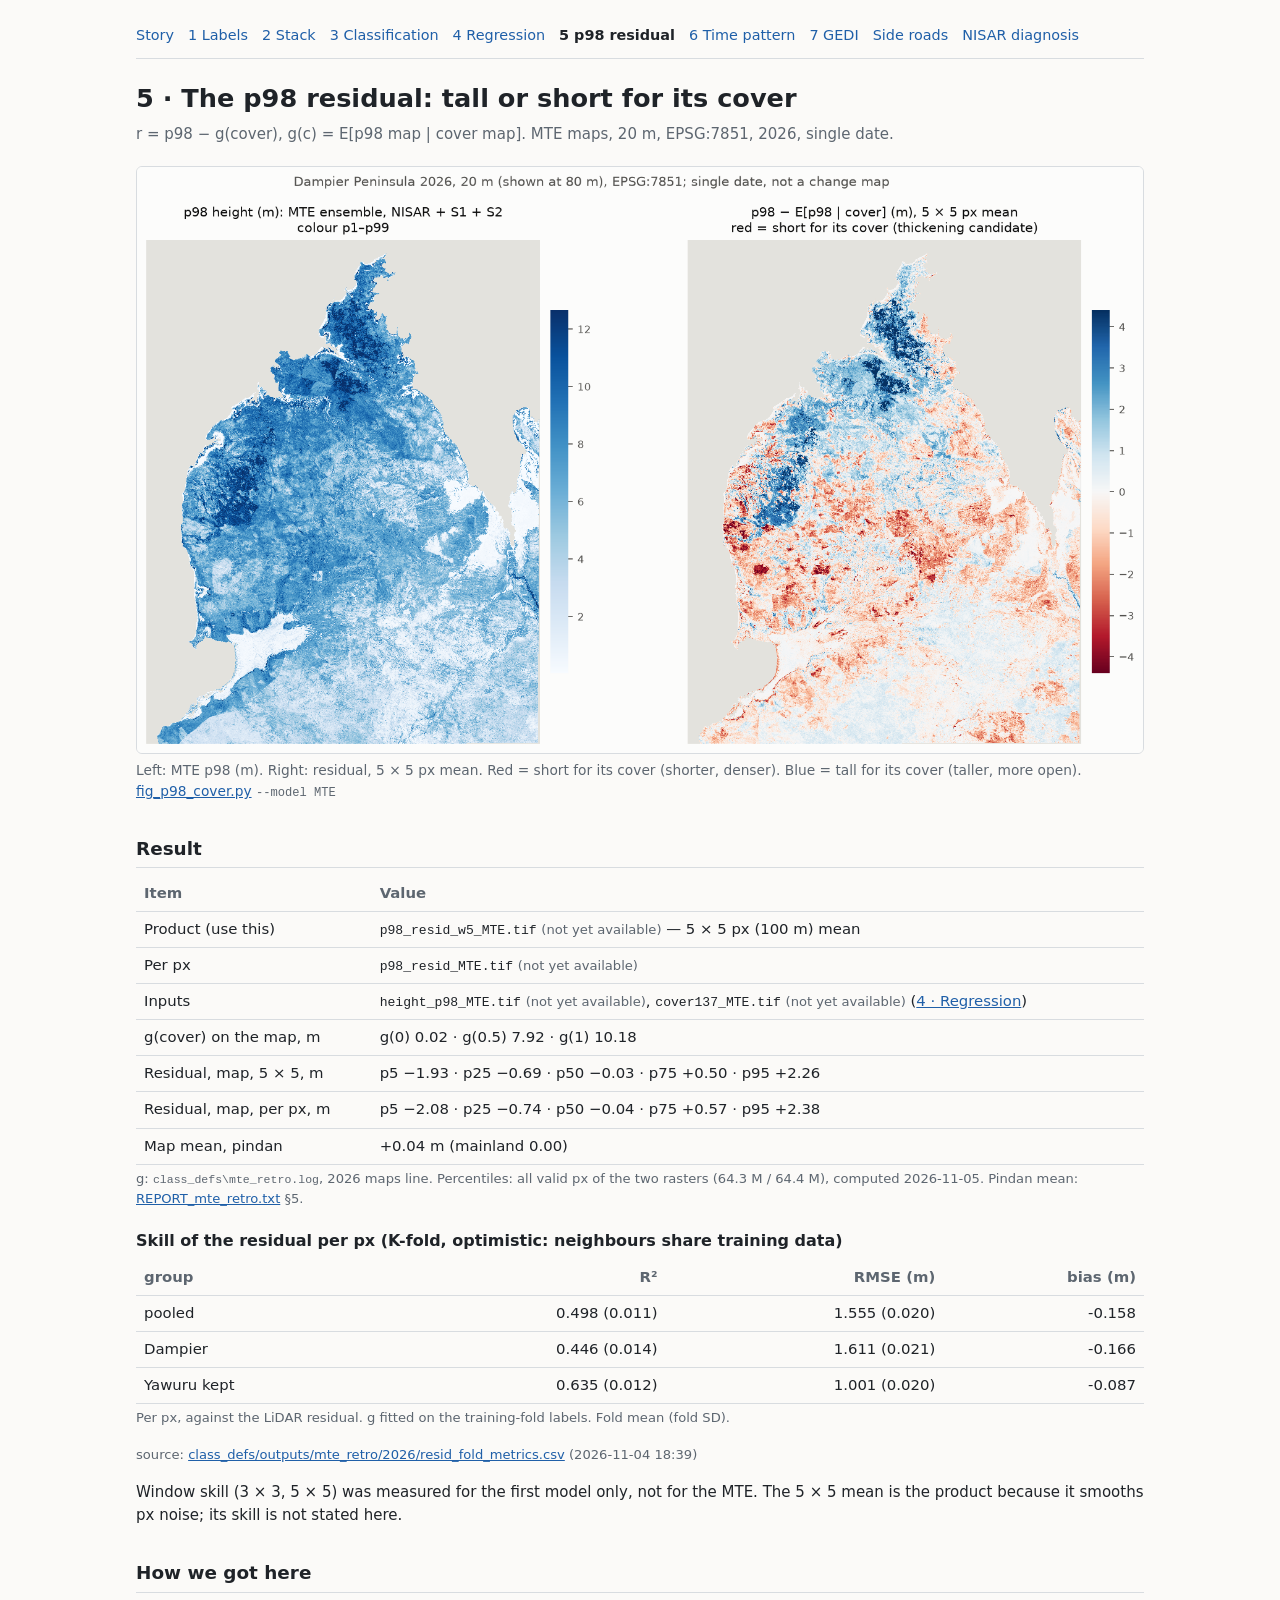
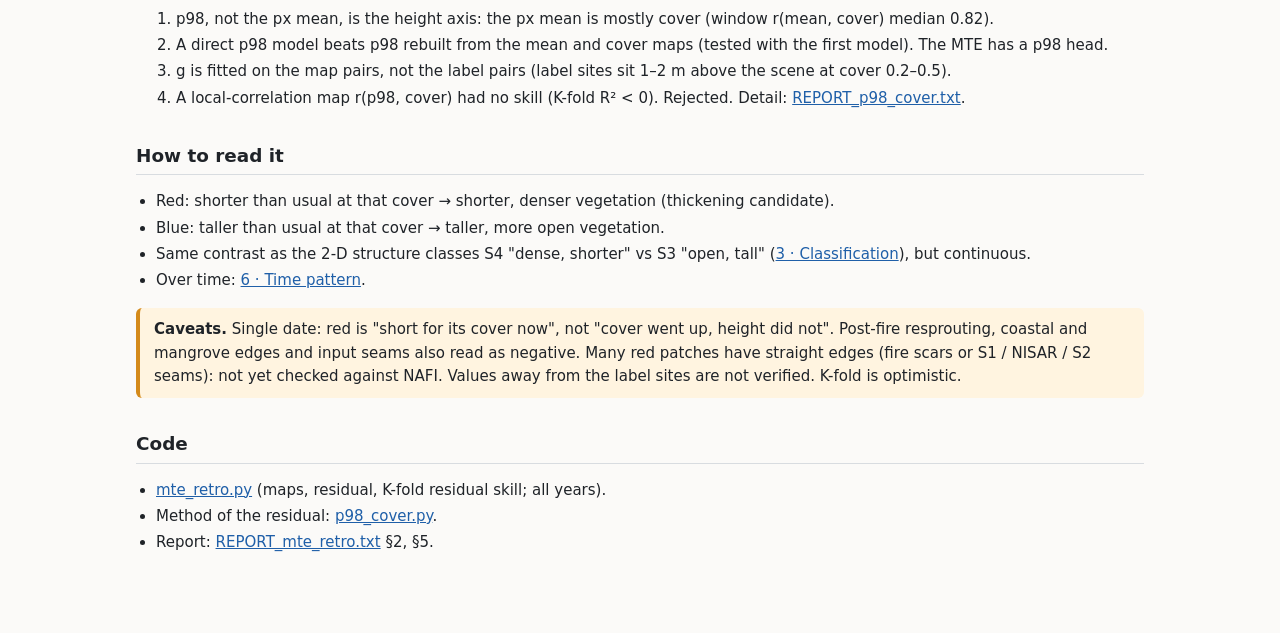
<file: docs/p98_residual.html>
<!doctype html>
<html lang="en-GB">
<head>
<meta charset="utf-8">
<meta name="viewport" content="width=device-width, initial-scale=1">
<title>p98 Residual Product</title>
<link rel="stylesheet" href="style.css">
</head>
<body>
<main>
<nav><a href="index.html">Story</a><a href="labels.html">1 Labels</a><a href="stack.html">2 Stack</a>
<a href="classification.html">3 Classification</a><a href="regression.html">4 Regression</a>
<a href="p98_residual.html" aria-current="page">5 p98 residual</a><a href="time_pattern.html">6 Time pattern</a><a href="gedi.html">7 GEDI</a>
<a href="side_roads.html">Side roads</a><a href="nisar_accuracy/index.html">NISAR diagnosis</a></nav>

<h1>5 · The p98 residual: tall or short for its cover</h1>
<p class="sub">r = p98 − g(cover), g(c) = E[p98 map | cover map]. MTE maps, 20 m, EPSG:7851, 2026, single date.</p>

<figure><a href="../class_defs/outputs/p98_cover/fig_p98_resid_MTE.png"><img src="../class_defs/outputs/p98_cover/fig_p98_resid_MTE.png" alt="MTE p98 height map and p98 residual map, 2026" loading="lazy"></a>
<figcaption>Left: MTE p98 (m). Right: residual, 5 × 5 px mean. Red = short for its cover (shorter, denser).
Blue = tall for its cover (taller, more open). <a href="https://github.com/grshennan/Dampier_2026_woody_thickening_results/blob/main/class_defs/fig_p98_cover.py">fig_p98_cover.py</a> <code>--model MTE</code></figcaption></figure>

<h2>Result</h2>
<div class="wrap"><table>
<tr><th>Item</th><th>Value</th></tr>
<tr><td>Product (use this)</td><td><code>p98_resid_w5_MTE.tif</code> <span class="src">(not yet available)</span> — 5 × 5 px (100 m) mean</td></tr>
<tr><td>Per px</td><td><code>p98_resid_MTE.tif</code> <span class="src">(not yet available)</span></td></tr>
<tr><td>Inputs</td><td><code>height_p98_MTE.tif</code> <span class="src">(not yet available)</span>, <code>cover137_MTE.tif</code> <span class="src">(not yet available)</span> (<a href="regression.html">4 · Regression</a>)</td></tr>
<tr><td>g(cover) on the map, m</td><td>g(0) 0.02 · g(0.5) 7.92 · g(1) 10.18</td></tr>
<tr><td>Residual, map, 5 × 5, m</td><td>p5 −1.93 · p25 −0.69 · p50 −0.03 · p75 +0.50 · p95 +2.26</td></tr>
<tr><td>Residual, map, per px, m</td><td>p5 −2.08 · p25 −0.74 · p50 −0.04 · p75 +0.57 · p95 +2.38</td></tr>
<tr><td>Map mean, pindan</td><td>+0.04 m (mainland 0.00)</td></tr>
</table></div>
<p class="src">g: <code>class_defs\mte_retro.log</code>, 2026 maps line. Percentiles: all valid px of the two rasters
(64.3 M / 64.4 M), computed 2026-11-05. Pindan mean: <a href="https://github.com/grshennan/Dampier_2026_woody_thickening_results/blob/main/class_defs/REPORT_mte_retro.txt">REPORT_mte_retro.txt</a> §5.</p>

<h3>Skill of the residual per px (K-fold, optimistic: neighbours share training data)</h3>
<!-- BEGIN table:mte_resid -->
<div class="wrap"><table><tr><th>group</th><th class=n>R²</th><th class=n>RMSE (m)</th><th class=n>bias (m)</th></tr><tr><td>pooled</td><td class=n>0.498 (0.011)</td><td class=n>1.555 (0.020)</td><td class=n>-0.158</td></tr><tr><td>Dampier</td><td class=n>0.446 (0.014)</td><td class=n>1.611 (0.021)</td><td class=n>-0.166</td></tr><tr><td>Yawuru kept</td><td class=n>0.635 (0.012)</td><td class=n>1.001 (0.020)</td><td class=n>-0.087</td></tr></table></div><p class="src">Per px, against the LiDAR residual. g fitted on the training-fold labels. Fold mean (fold SD).</p><p class="src">source: <a href="https://github.com/grshennan/Dampier_2026_woody_thickening_results/blob/main/class_defs/outputs/mte_retro/2026/resid_fold_metrics.csv">class_defs/outputs/mte_retro/2026/resid_fold_metrics.csv</a> (2026-11-04 18:39)</p>
<!-- END table:mte_resid -->
<p>Window skill (3 × 3, 5 × 5) was measured for the first model only, not for the MTE.
The 5 × 5 mean is the product because it smooths px noise; its skill is not stated here.</p>

<h2>How we got here</h2>
<ol>
<li>p98, not the px mean, is the height axis: the px mean is mostly cover (window r(mean, cover) median 0.82).</li>
<li>A direct p98 model beats p98 rebuilt from the mean and cover maps (tested with the first model). The MTE has a p98 head.</li>
<li>g is fitted on the map pairs, not the label pairs (label sites sit 1–2 m above the scene at cover 0.2–0.5).</li>
<li>A local-correlation map r(p98, cover) had no skill (K-fold R² &lt; 0). Rejected.
Detail: <a href="https://github.com/grshennan/Dampier_2026_woody_thickening_results/blob/main/class_defs/REPORT_p98_cover.txt">REPORT_p98_cover.txt</a>.</li>
</ol>

<h2>How to read it</h2>
<ul>
<li>Red: shorter than usual at that cover → shorter, denser vegetation (thickening candidate).</li>
<li>Blue: taller than usual at that cover → taller, more open vegetation.</li>
<li>Same contrast as the 2-D structure classes S4 "dense, shorter" vs S3 "open, tall"
(<a href="classification.html">3 · Classification</a>), but continuous.</li>
<li>Over time: <a href="time_pattern.html">6 · Time pattern</a>.</li>
</ul>
<div class="flag"><strong>Caveats.</strong>
Single date: red is "short for its cover now", not "cover went up, height did not".
Post-fire resprouting, coastal and mangrove edges and input seams also read as negative.
Many red patches have straight edges (fire scars or S1 / NISAR / S2 seams): not yet checked against NAFI.
Values away from the label sites are not verified. K-fold is optimistic.</div>

<h2>Code</h2>
<ul>
<li><a href="https://github.com/grshennan/Dampier_2026_woody_thickening_results/blob/main/class_defs/mte_retro.py">mte_retro.py</a> (maps, residual, K-fold residual skill; all years).</li>
<li>Method of the residual: <a href="https://github.com/grshennan/Dampier_2026_woody_thickening_results/blob/main/class_defs/p98_cover.py">p98_cover.py</a>.</li>
<li>Report: <a href="https://github.com/grshennan/Dampier_2026_woody_thickening_results/blob/main/class_defs/REPORT_mte_retro.txt">REPORT_mte_retro.txt</a> §2, §5.</li>
</ul>
</main>
</body>
</html>
</file>
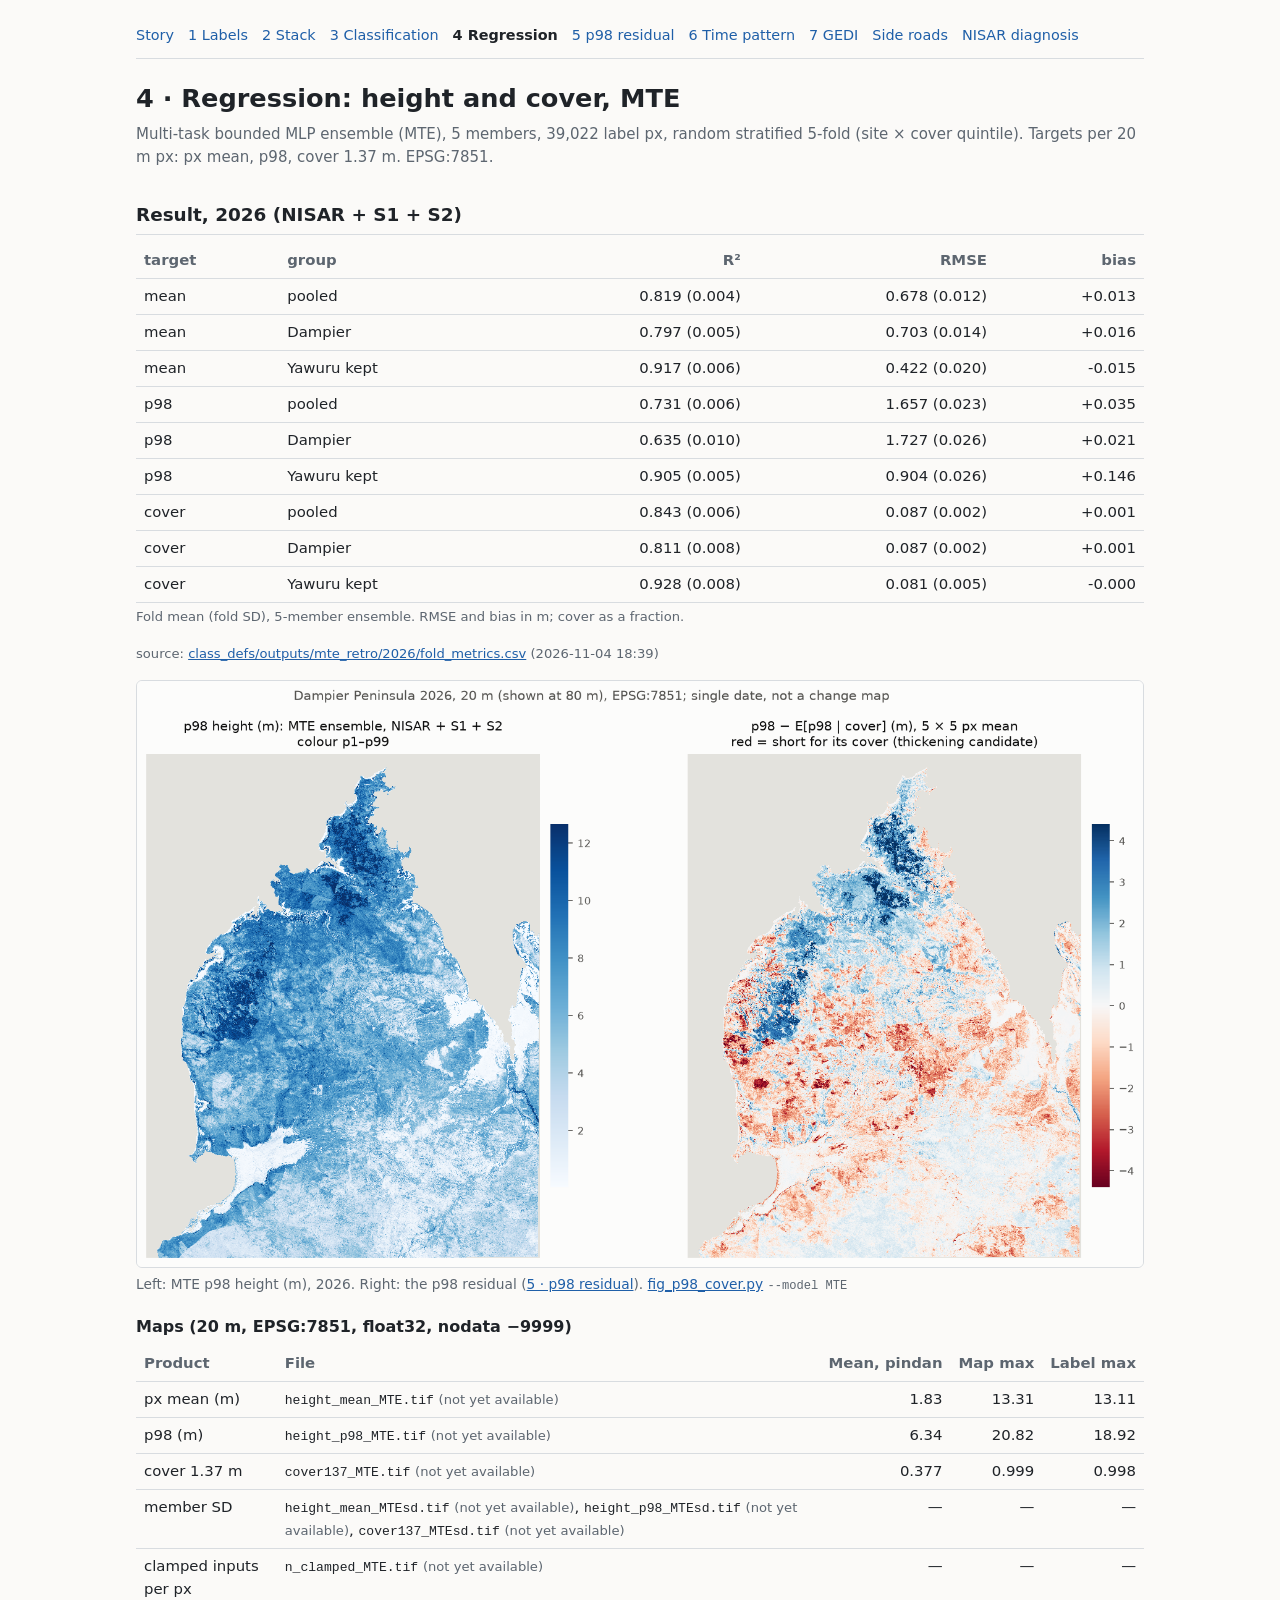
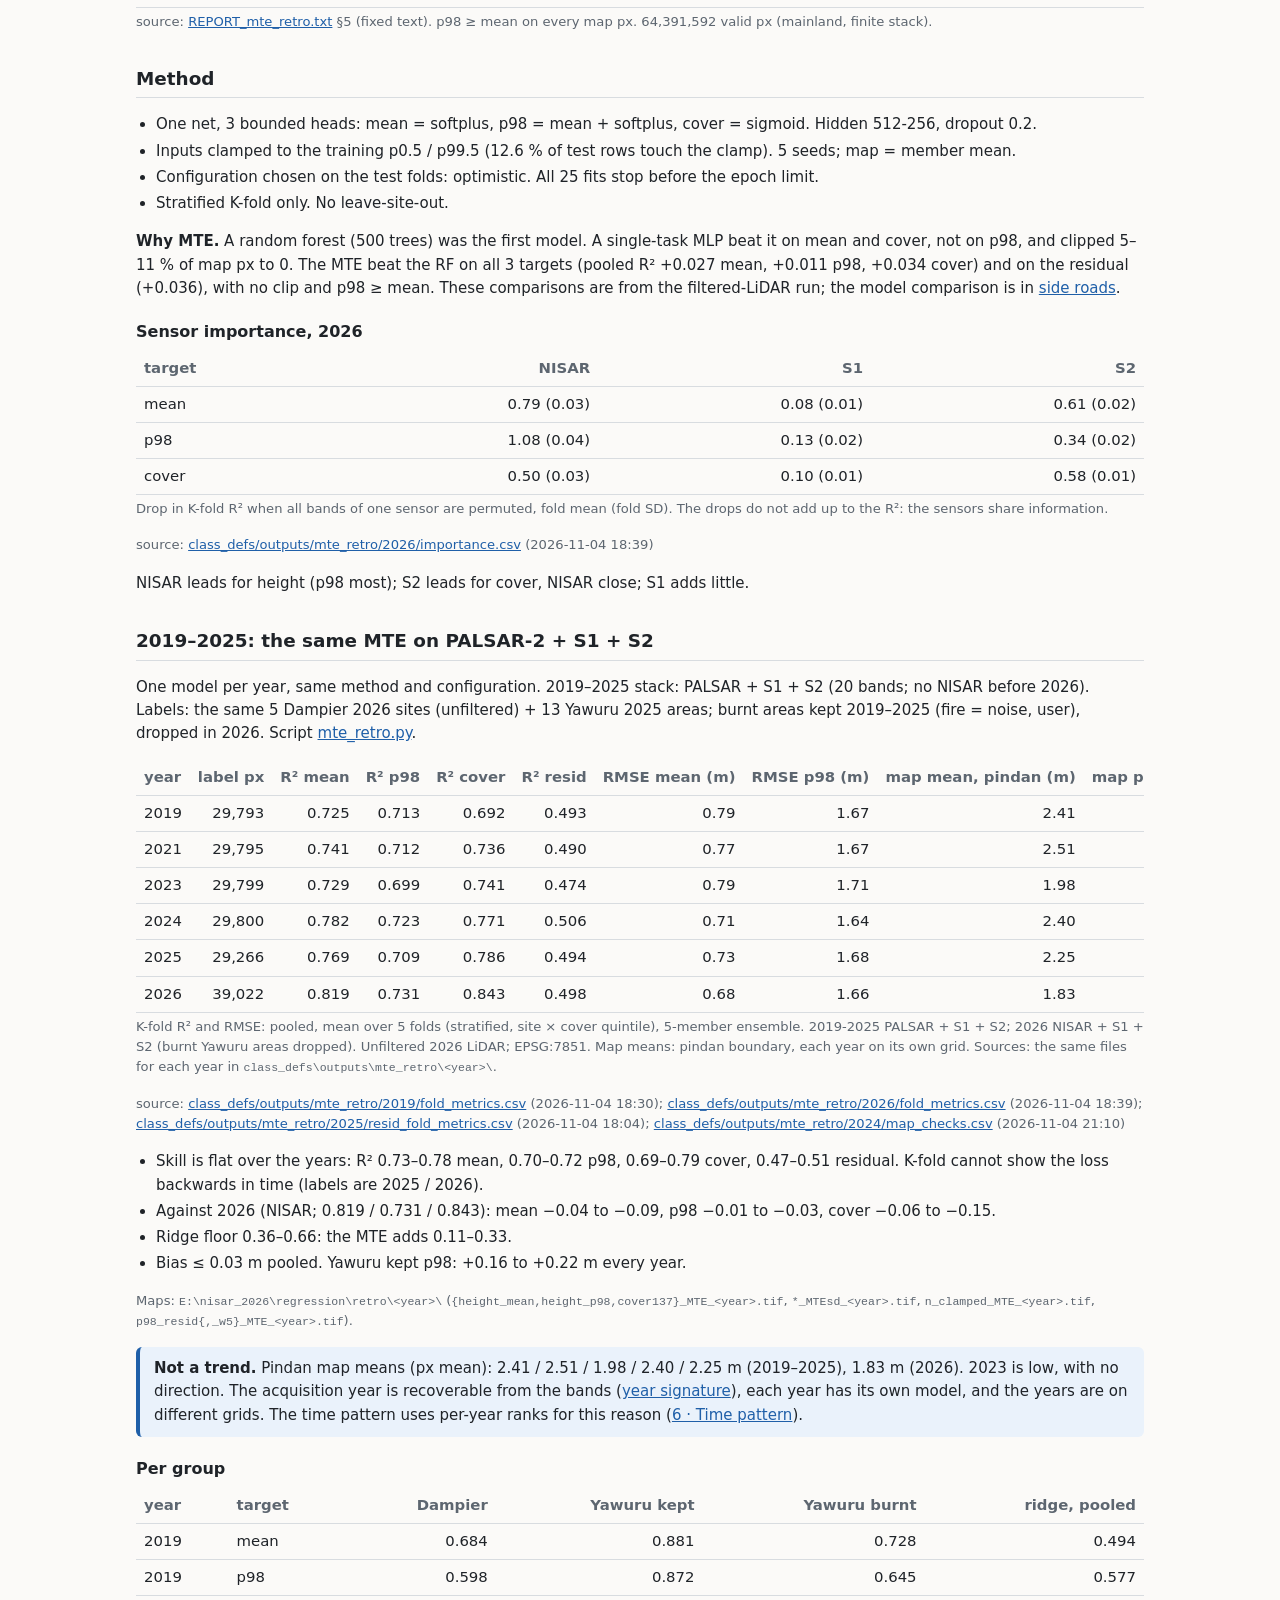
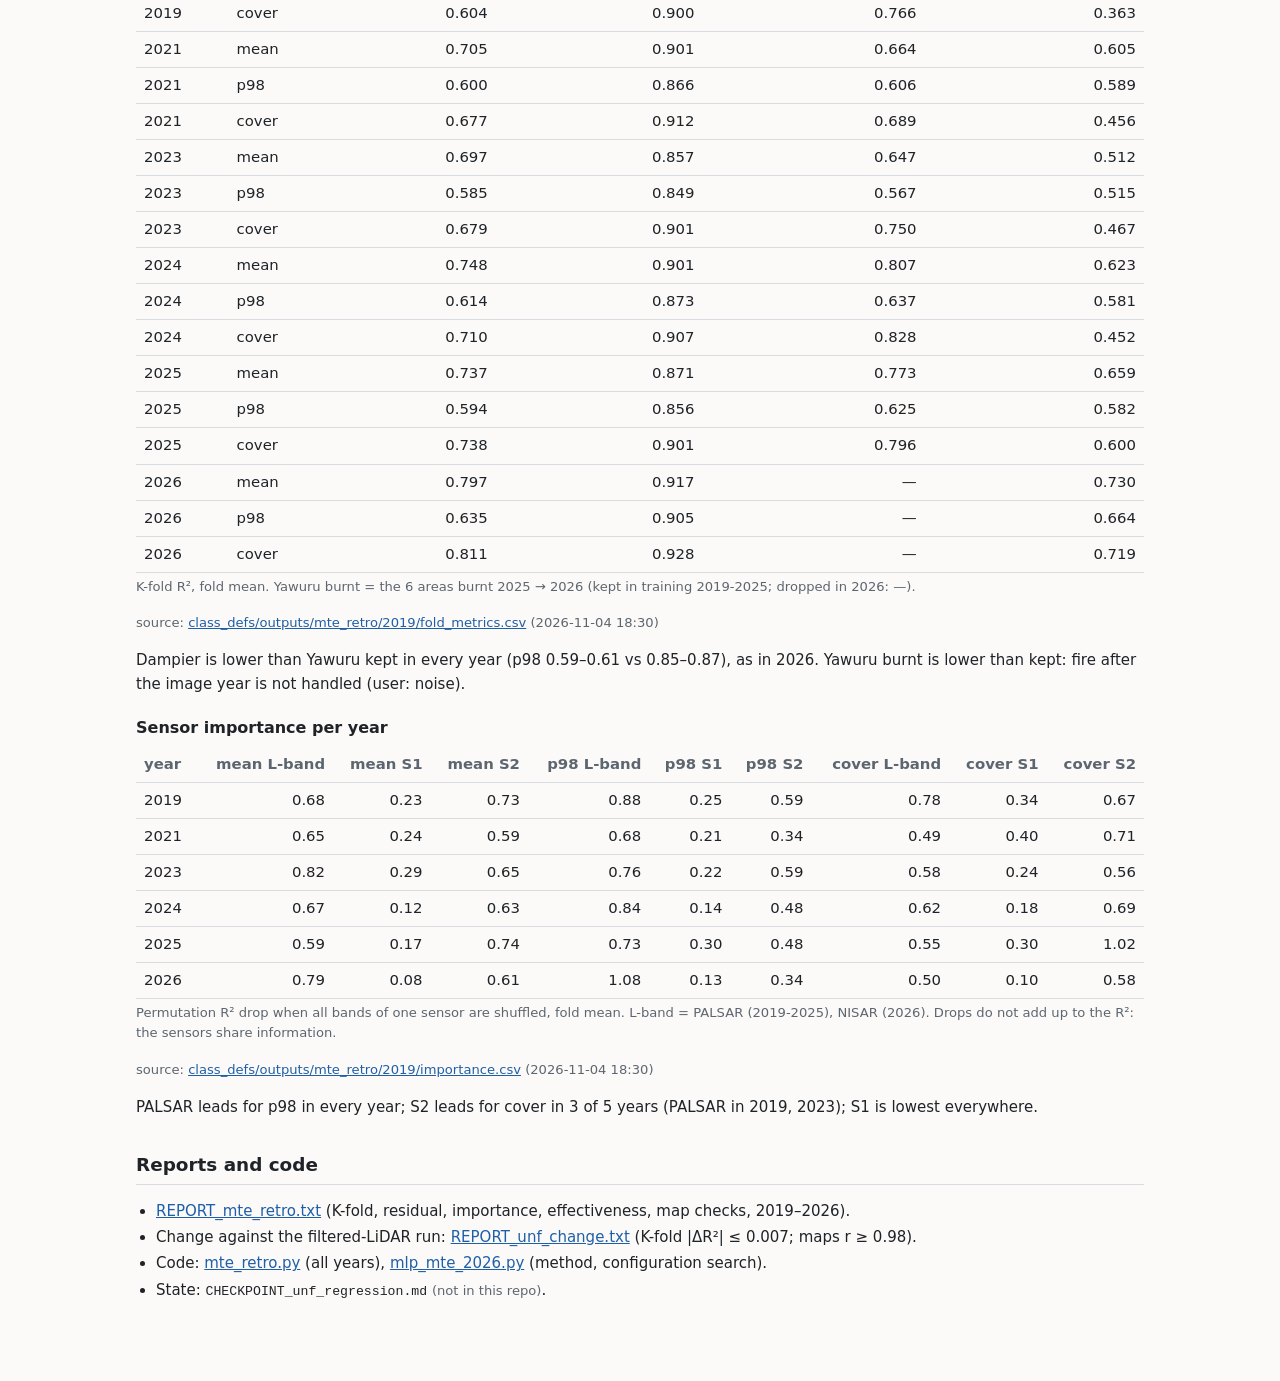
<file: docs/regression.html>
<!doctype html>
<html lang="en-GB">
<head>
<meta charset="utf-8">
<meta name="viewport" content="width=device-width, initial-scale=1">
<title>Height and Cover Regression</title>
<link rel="stylesheet" href="style.css">
</head>
<body>
<main>
<nav><a href="index.html">Story</a><a href="labels.html">1 Labels</a><a href="stack.html">2 Stack</a>
<a href="classification.html">3 Classification</a><a href="regression.html" aria-current="page">4 Regression</a>
<a href="p98_residual.html">5 p98 residual</a><a href="time_pattern.html">6 Time pattern</a><a href="gedi.html">7 GEDI</a>
<a href="side_roads.html">Side roads</a><a href="nisar_accuracy/index.html">NISAR diagnosis</a></nav>

<h1>4 · Regression: height and cover, MTE</h1>
<p class="sub">Multi-task bounded MLP ensemble (MTE), 5 members, 39,022 label px, random stratified 5-fold
(site × cover quintile). Targets per 20 m px: px mean, p98, cover 1.37 m. EPSG:7851.</p>

<h2>Result, 2026 (NISAR + S1 + S2)</h2>
<!-- BEGIN table:mte_kfold -->
<div class="wrap"><table><tr><th>target</th><th>group</th><th class=n>R²</th><th class=n>RMSE</th><th class=n>bias</th></tr><tr><td>mean</td><td>pooled</td><td class=n>0.819 (0.004)</td><td class=n>0.678 (0.012)</td><td class=n>+0.013</td></tr><tr><td>mean</td><td>Dampier</td><td class=n>0.797 (0.005)</td><td class=n>0.703 (0.014)</td><td class=n>+0.016</td></tr><tr><td>mean</td><td>Yawuru kept</td><td class=n>0.917 (0.006)</td><td class=n>0.422 (0.020)</td><td class=n>-0.015</td></tr><tr><td>p98</td><td>pooled</td><td class=n>0.731 (0.006)</td><td class=n>1.657 (0.023)</td><td class=n>+0.035</td></tr><tr><td>p98</td><td>Dampier</td><td class=n>0.635 (0.010)</td><td class=n>1.727 (0.026)</td><td class=n>+0.021</td></tr><tr><td>p98</td><td>Yawuru kept</td><td class=n>0.905 (0.005)</td><td class=n>0.904 (0.026)</td><td class=n>+0.146</td></tr><tr><td>cover</td><td>pooled</td><td class=n>0.843 (0.006)</td><td class=n>0.087 (0.002)</td><td class=n>+0.001</td></tr><tr><td>cover</td><td>Dampier</td><td class=n>0.811 (0.008)</td><td class=n>0.087 (0.002)</td><td class=n>+0.001</td></tr><tr><td>cover</td><td>Yawuru kept</td><td class=n>0.928 (0.008)</td><td class=n>0.081 (0.005)</td><td class=n>-0.000</td></tr></table></div><p class="src">Fold mean (fold SD), 5-member ensemble. RMSE and bias in m; cover as a fraction.</p><p class="src">source: <a href="https://github.com/grshennan/Dampier_2026_woody_thickening_results/blob/main/class_defs/outputs/mte_retro/2026/fold_metrics.csv">class_defs/outputs/mte_retro/2026/fold_metrics.csv</a> (2026-11-04 18:39)</p>
<!-- END table:mte_kfold -->

<figure><a href="../class_defs/outputs/p98_cover/fig_p98_resid_MTE.png"><img src="../class_defs/outputs/p98_cover/fig_p98_resid_MTE.png" alt="Left: MTE p98 height map 2026. Right: p98 residual map." loading="lazy"></a>
<figcaption>Left: MTE p98 height (m), 2026. Right: the p98 residual (<a href="p98_residual.html">5 · p98 residual</a>).
<a href="https://github.com/grshennan/Dampier_2026_woody_thickening_results/blob/main/class_defs/fig_p98_cover.py">fig_p98_cover.py</a> <code>--model MTE</code></figcaption></figure>

<h3>Maps (20 m, EPSG:7851, float32, nodata −9999)</h3>
<div class="wrap"><table>
<tr><th>Product</th><th>File</th><th class="n">Mean, pindan</th><th class="n">Map max</th><th class="n">Label max</th></tr>
<tr><td>px mean (m)</td><td><code>height_mean_MTE.tif</code> <span class="src">(not yet available)</span></td><td class="n">1.83</td><td class="n">13.31</td><td class="n">13.11</td></tr>
<tr><td>p98 (m)</td><td><code>height_p98_MTE.tif</code> <span class="src">(not yet available)</span></td><td class="n">6.34</td><td class="n">20.82</td><td class="n">18.92</td></tr>
<tr><td>cover 1.37 m</td><td><code>cover137_MTE.tif</code> <span class="src">(not yet available)</span></td><td class="n">0.377</td><td class="n">0.999</td><td class="n">0.998</td></tr>
<tr><td>member SD</td><td><code>height_mean_MTEsd.tif</code> <span class="src">(not yet available)</span>,
<code>height_p98_MTEsd.tif</code> <span class="src">(not yet available)</span>,
<code>cover137_MTEsd.tif</code> <span class="src">(not yet available)</span></td><td class="n">—</td><td class="n">—</td><td class="n">—</td></tr>
<tr><td>clamped inputs per px</td><td><code>n_clamped_MTE.tif</code> <span class="src">(not yet available)</span></td><td class="n">—</td><td class="n">—</td><td class="n">—</td></tr>
</table></div>
<p class="src">source: <a href="https://github.com/grshennan/Dampier_2026_woody_thickening_results/blob/main/class_defs/REPORT_mte_retro.txt">REPORT_mte_retro.txt</a> §5 (fixed text).
p98 ≥ mean on every map px. 64,391,592 valid px (mainland, finite stack).</p>

<h2>Method</h2>
<ul>
<li>One net, 3 bounded heads: mean = softplus, p98 = mean + softplus, cover = sigmoid. Hidden 512-256, dropout 0.2.</li>
<li>Inputs clamped to the training p0.5 / p99.5 (12.6 % of test rows touch the clamp). 5 seeds; map = member mean.</li>
<li>Configuration chosen on the test folds: optimistic. All 25 fits stop before the epoch limit.</li>
<li>Stratified K-fold only. No leave-site-out.</li>
</ul>
<p><strong>Why MTE.</strong> A random forest (500 trees) was the first model. A single-task MLP beat it on mean and cover,
not on p98, and clipped 5–11 % of map px to 0. The MTE beat the RF on all 3 targets (pooled R² +0.027 mean,
+0.011 p98, +0.034 cover) and on the residual (+0.036), with no clip and p98 ≥ mean. These comparisons are from the
filtered-LiDAR run; the model comparison is in <a href="side_roads.html">side roads</a>.</p>

<h3>Sensor importance, 2026</h3>
<!-- BEGIN table:mte_sensor -->
<div class="wrap"><table><tr><th>target</th><th class=n>NISAR</th><th class=n>S1</th><th class=n>S2</th></tr><tr><td>mean</td><td class=n>0.79 (0.03)</td><td class=n>0.08 (0.01)</td><td class=n>0.61 (0.02)</td></tr><tr><td>p98</td><td class=n>1.08 (0.04)</td><td class=n>0.13 (0.02)</td><td class=n>0.34 (0.02)</td></tr><tr><td>cover</td><td class=n>0.50 (0.03)</td><td class=n>0.10 (0.01)</td><td class=n>0.58 (0.01)</td></tr></table></div><p class="src">Drop in K-fold R² when all bands of one sensor are permuted, fold mean (fold SD). The drops do not add up to the R²: the sensors share information.</p><p class="src">source: <a href="https://github.com/grshennan/Dampier_2026_woody_thickening_results/blob/main/class_defs/outputs/mte_retro/2026/importance.csv">class_defs/outputs/mte_retro/2026/importance.csv</a> (2026-11-04 18:39)</p>
<!-- END table:mte_sensor -->
<p>NISAR leads for height (p98 most); S2 leads for cover, NISAR close; S1 adds little.</p>

<h2 id="retro">2019–2025: the same MTE on PALSAR-2 + S1 + S2</h2>
<p>One model per year, same method and configuration. 2019–2025 stack: PALSAR + S1 + S2 (20 bands; no NISAR
before 2026). Labels: the same 5 Dampier 2026 sites (unfiltered) + 13 Yawuru 2025 areas; burnt areas kept
2019–2025 (fire = noise, user), dropped in 2026. Script <a href="https://github.com/grshennan/Dampier_2026_woody_thickening_results/blob/main/class_defs/mte_retro.py">mte_retro.py</a>.</p>
<!-- BEGIN table:mte_retro -->
<div class="wrap"><table><tr><th>year</th><th class=n>label px</th><th class=n>R² mean</th><th class=n>R² p98</th><th class=n>R² cover</th><th class=n>R² resid</th><th class=n>RMSE mean (m)</th><th class=n>RMSE p98 (m)</th><th class=n>map mean, pindan (m)</th><th class=n>map p98, pindan (m)</th></tr><tr><td>2019</td><td class=n>29,793</td><td class=n>0.725</td><td class=n>0.713</td><td class=n>0.692</td><td class=n>0.493</td><td class=n>0.79</td><td class=n>1.67</td><td class=n>2.41</td><td class=n>8.01</td></tr><tr><td>2021</td><td class=n>29,795</td><td class=n>0.741</td><td class=n>0.712</td><td class=n>0.736</td><td class=n>0.490</td><td class=n>0.77</td><td class=n>1.67</td><td class=n>2.51</td><td class=n>8.21</td></tr><tr><td>2023</td><td class=n>29,799</td><td class=n>0.729</td><td class=n>0.699</td><td class=n>0.741</td><td class=n>0.474</td><td class=n>0.79</td><td class=n>1.71</td><td class=n>1.98</td><td class=n>7.08</td></tr><tr><td>2024</td><td class=n>29,800</td><td class=n>0.782</td><td class=n>0.723</td><td class=n>0.771</td><td class=n>0.506</td><td class=n>0.71</td><td class=n>1.64</td><td class=n>2.40</td><td class=n>8.08</td></tr><tr><td>2025</td><td class=n>29,266</td><td class=n>0.769</td><td class=n>0.709</td><td class=n>0.786</td><td class=n>0.494</td><td class=n>0.73</td><td class=n>1.68</td><td class=n>2.25</td><td class=n>7.69</td></tr><tr><td>2026</td><td class=n>39,022</td><td class=n>0.819</td><td class=n>0.731</td><td class=n>0.843</td><td class=n>0.498</td><td class=n>0.68</td><td class=n>1.66</td><td class=n>1.83</td><td class=n>6.34</td></tr></table></div><p class="src">K-fold R² and RMSE: pooled, mean over 5 folds (stratified, site × cover quintile), 5-member ensemble. 2019-2025 PALSAR + S1 + S2; 2026 NISAR + S1 + S2 (burnt Yawuru areas dropped). Unfiltered 2026 LiDAR; EPSG:7851. Map means: pindan boundary, each year on its own grid. Sources: the same files for each year in <code>class_defs\outputs\mte_retro\&lt;year&gt;\</code>.</p><p class="src">source: <a href="https://github.com/grshennan/Dampier_2026_woody_thickening_results/blob/main/class_defs/outputs/mte_retro/2019/fold_metrics.csv">class_defs/outputs/mte_retro/2019/fold_metrics.csv</a> (2026-11-04 18:30); <a href="https://github.com/grshennan/Dampier_2026_woody_thickening_results/blob/main/class_defs/outputs/mte_retro/2026/fold_metrics.csv">class_defs/outputs/mte_retro/2026/fold_metrics.csv</a> (2026-11-04 18:39); <a href="https://github.com/grshennan/Dampier_2026_woody_thickening_results/blob/main/class_defs/outputs/mte_retro/2025/resid_fold_metrics.csv">class_defs/outputs/mte_retro/2025/resid_fold_metrics.csv</a> (2026-11-04 18:04); <a href="https://github.com/grshennan/Dampier_2026_woody_thickening_results/blob/main/class_defs/outputs/mte_retro/2024/map_checks.csv">class_defs/outputs/mte_retro/2024/map_checks.csv</a> (2026-11-04 21:10)</p>
<!-- END table:mte_retro -->
<ul>
<li>Skill is flat over the years: R² 0.73–0.78 mean, 0.70–0.72 p98, 0.69–0.79 cover, 0.47–0.51 residual.
K-fold cannot show the loss backwards in time (labels are 2025 / 2026).</li>
<li>Against 2026 (NISAR; 0.819 / 0.731 / 0.843): mean −0.04 to −0.09, p98 −0.01 to −0.03, cover −0.06 to −0.15.</li>
<li>Ridge floor 0.36–0.66: the MTE adds 0.11–0.33.</li>
<li>Bias ≤ 0.03 m pooled. Yawuru kept p98: +0.16 to +0.22 m every year.</li>
</ul>
<p class="src">Maps: <code>E:\nisar_2026\regression\retro\&lt;year&gt;\</code> (<code>{height_mean,height_p98,cover137}_MTE_&lt;year&gt;.tif</code>,
<code>*_MTEsd_&lt;year&gt;.tif</code>, <code>n_clamped_MTE_&lt;year&gt;.tif</code>, <code>p98_resid{,_w5}_MTE_&lt;year&gt;.tif</code>).</p>

<div class="wip"><strong>Not a trend.</strong> Pindan map means (px mean): 2.41 / 2.51 / 1.98 / 2.40 / 2.25 m (2019–2025), 1.83 m
(2026). 2023 is low, with no direction. The acquisition year is recoverable from the bands
(<a href="https://github.com/grshennan/Dampier_2026_woody_thickening_results/blob/main/woody_thickening_splice_1/REPORT_year_signature.md">year signature</a>), each year has its own model,
and the years are on different grids. The time pattern uses per-year ranks for this reason
(<a href="time_pattern.html">6 · Time pattern</a>).</div>

<h3>Per group</h3>
<!-- BEGIN table:mte_retro_groups -->
<div class="wrap"><table><tr><th>year</th><th>target</th><th class=n>Dampier</th><th class=n>Yawuru kept</th><th class=n>Yawuru burnt</th><th class=n>ridge, pooled</th></tr><tr><td>2019</td><td>mean</td><td class=n>0.684</td><td class=n>0.881</td><td class=n>0.728</td><td class=n>0.494</td></tr><tr><td>2019</td><td>p98</td><td class=n>0.598</td><td class=n>0.872</td><td class=n>0.645</td><td class=n>0.577</td></tr><tr><td>2019</td><td>cover</td><td class=n>0.604</td><td class=n>0.900</td><td class=n>0.766</td><td class=n>0.363</td></tr><tr><td>2021</td><td>mean</td><td class=n>0.705</td><td class=n>0.901</td><td class=n>0.664</td><td class=n>0.605</td></tr><tr><td>2021</td><td>p98</td><td class=n>0.600</td><td class=n>0.866</td><td class=n>0.606</td><td class=n>0.589</td></tr><tr><td>2021</td><td>cover</td><td class=n>0.677</td><td class=n>0.912</td><td class=n>0.689</td><td class=n>0.456</td></tr><tr><td>2023</td><td>mean</td><td class=n>0.697</td><td class=n>0.857</td><td class=n>0.647</td><td class=n>0.512</td></tr><tr><td>2023</td><td>p98</td><td class=n>0.585</td><td class=n>0.849</td><td class=n>0.567</td><td class=n>0.515</td></tr><tr><td>2023</td><td>cover</td><td class=n>0.679</td><td class=n>0.901</td><td class=n>0.750</td><td class=n>0.467</td></tr><tr><td>2024</td><td>mean</td><td class=n>0.748</td><td class=n>0.901</td><td class=n>0.807</td><td class=n>0.623</td></tr><tr><td>2024</td><td>p98</td><td class=n>0.614</td><td class=n>0.873</td><td class=n>0.637</td><td class=n>0.581</td></tr><tr><td>2024</td><td>cover</td><td class=n>0.710</td><td class=n>0.907</td><td class=n>0.828</td><td class=n>0.452</td></tr><tr><td>2025</td><td>mean</td><td class=n>0.737</td><td class=n>0.871</td><td class=n>0.773</td><td class=n>0.659</td></tr><tr><td>2025</td><td>p98</td><td class=n>0.594</td><td class=n>0.856</td><td class=n>0.625</td><td class=n>0.582</td></tr><tr><td>2025</td><td>cover</td><td class=n>0.738</td><td class=n>0.901</td><td class=n>0.796</td><td class=n>0.600</td></tr><tr><td>2026</td><td>mean</td><td class=n>0.797</td><td class=n>0.917</td><td class=n>—</td><td class=n>0.730</td></tr><tr><td>2026</td><td>p98</td><td class=n>0.635</td><td class=n>0.905</td><td class=n>—</td><td class=n>0.664</td></tr><tr><td>2026</td><td>cover</td><td class=n>0.811</td><td class=n>0.928</td><td class=n>—</td><td class=n>0.719</td></tr></table></div><p class="src">K-fold R², fold mean. Yawuru burnt = the 6 areas burnt 2025 → 2026 (kept in training 2019-2025; dropped in 2026: —).</p><p class="src">source: <a href="https://github.com/grshennan/Dampier_2026_woody_thickening_results/blob/main/class_defs/outputs/mte_retro/2019/fold_metrics.csv">class_defs/outputs/mte_retro/2019/fold_metrics.csv</a> (2026-11-04 18:30)</p>
<!-- END table:mte_retro_groups -->
<p>Dampier is lower than Yawuru kept in every year (p98 0.59–0.61 vs 0.85–0.87), as in 2026.
Yawuru burnt is lower than kept: fire after the image year is not handled (user: noise).</p>

<h3>Sensor importance per year</h3>
<!-- BEGIN table:mte_retro_sensor -->
<div class="wrap"><table><tr><th>year</th><th class=n>mean L-band</th><th class=n>mean S1</th><th class=n>mean S2</th><th class=n>p98 L-band</th><th class=n>p98 S1</th><th class=n>p98 S2</th><th class=n>cover L-band</th><th class=n>cover S1</th><th class=n>cover S2</th></tr><tr><td>2019</td><td class=n>0.68</td><td class=n>0.23</td><td class=n>0.73</td><td class=n>0.88</td><td class=n>0.25</td><td class=n>0.59</td><td class=n>0.78</td><td class=n>0.34</td><td class=n>0.67</td></tr><tr><td>2021</td><td class=n>0.65</td><td class=n>0.24</td><td class=n>0.59</td><td class=n>0.68</td><td class=n>0.21</td><td class=n>0.34</td><td class=n>0.49</td><td class=n>0.40</td><td class=n>0.71</td></tr><tr><td>2023</td><td class=n>0.82</td><td class=n>0.29</td><td class=n>0.65</td><td class=n>0.76</td><td class=n>0.22</td><td class=n>0.59</td><td class=n>0.58</td><td class=n>0.24</td><td class=n>0.56</td></tr><tr><td>2024</td><td class=n>0.67</td><td class=n>0.12</td><td class=n>0.63</td><td class=n>0.84</td><td class=n>0.14</td><td class=n>0.48</td><td class=n>0.62</td><td class=n>0.18</td><td class=n>0.69</td></tr><tr><td>2025</td><td class=n>0.59</td><td class=n>0.17</td><td class=n>0.74</td><td class=n>0.73</td><td class=n>0.30</td><td class=n>0.48</td><td class=n>0.55</td><td class=n>0.30</td><td class=n>1.02</td></tr><tr><td>2026</td><td class=n>0.79</td><td class=n>0.08</td><td class=n>0.61</td><td class=n>1.08</td><td class=n>0.13</td><td class=n>0.34</td><td class=n>0.50</td><td class=n>0.10</td><td class=n>0.58</td></tr></table></div><p class="src">Permutation R² drop when all bands of one sensor are shuffled, fold mean. L-band = PALSAR (2019-2025), NISAR (2026). Drops do not add up to the R²: the sensors share information.</p><p class="src">source: <a href="https://github.com/grshennan/Dampier_2026_woody_thickening_results/blob/main/class_defs/outputs/mte_retro/2019/importance.csv">class_defs/outputs/mte_retro/2019/importance.csv</a> (2026-11-04 18:30)</p>
<!-- END table:mte_retro_sensor -->
<p>PALSAR leads for p98 in every year; S2 leads for cover in 3 of 5 years (PALSAR in 2019, 2023); S1 is lowest everywhere.</p>

<h2>Reports and code</h2>
<ul>
<li><a href="https://github.com/grshennan/Dampier_2026_woody_thickening_results/blob/main/class_defs/REPORT_mte_retro.txt">REPORT_mte_retro.txt</a> (K-fold, residual, importance, effectiveness, map checks, 2019–2026).</li>
<li>Change against the filtered-LiDAR run: <a href="https://github.com/grshennan/Dampier_2026_woody_thickening_results/blob/main/class_defs/REPORT_unf_change.txt">REPORT_unf_change.txt</a>
(K-fold |ΔR²| ≤ 0.007; maps r ≥ 0.98).</li>
<li>Code: <a href="https://github.com/grshennan/Dampier_2026_woody_thickening_results/blob/main/class_defs/mte_retro.py">mte_retro.py</a> (all years), <a href="https://github.com/grshennan/Dampier_2026_woody_thickening_results/blob/main/class_defs/mlp_mte_2026.py">mlp_mte_2026.py</a> (method, configuration search).</li>
<li>State: <code>CHECKPOINT_unf_regression.md</code> <span class="src">(not in this repo)</span>.</li>
</ul>
</main>
</body>
</html>
</file>
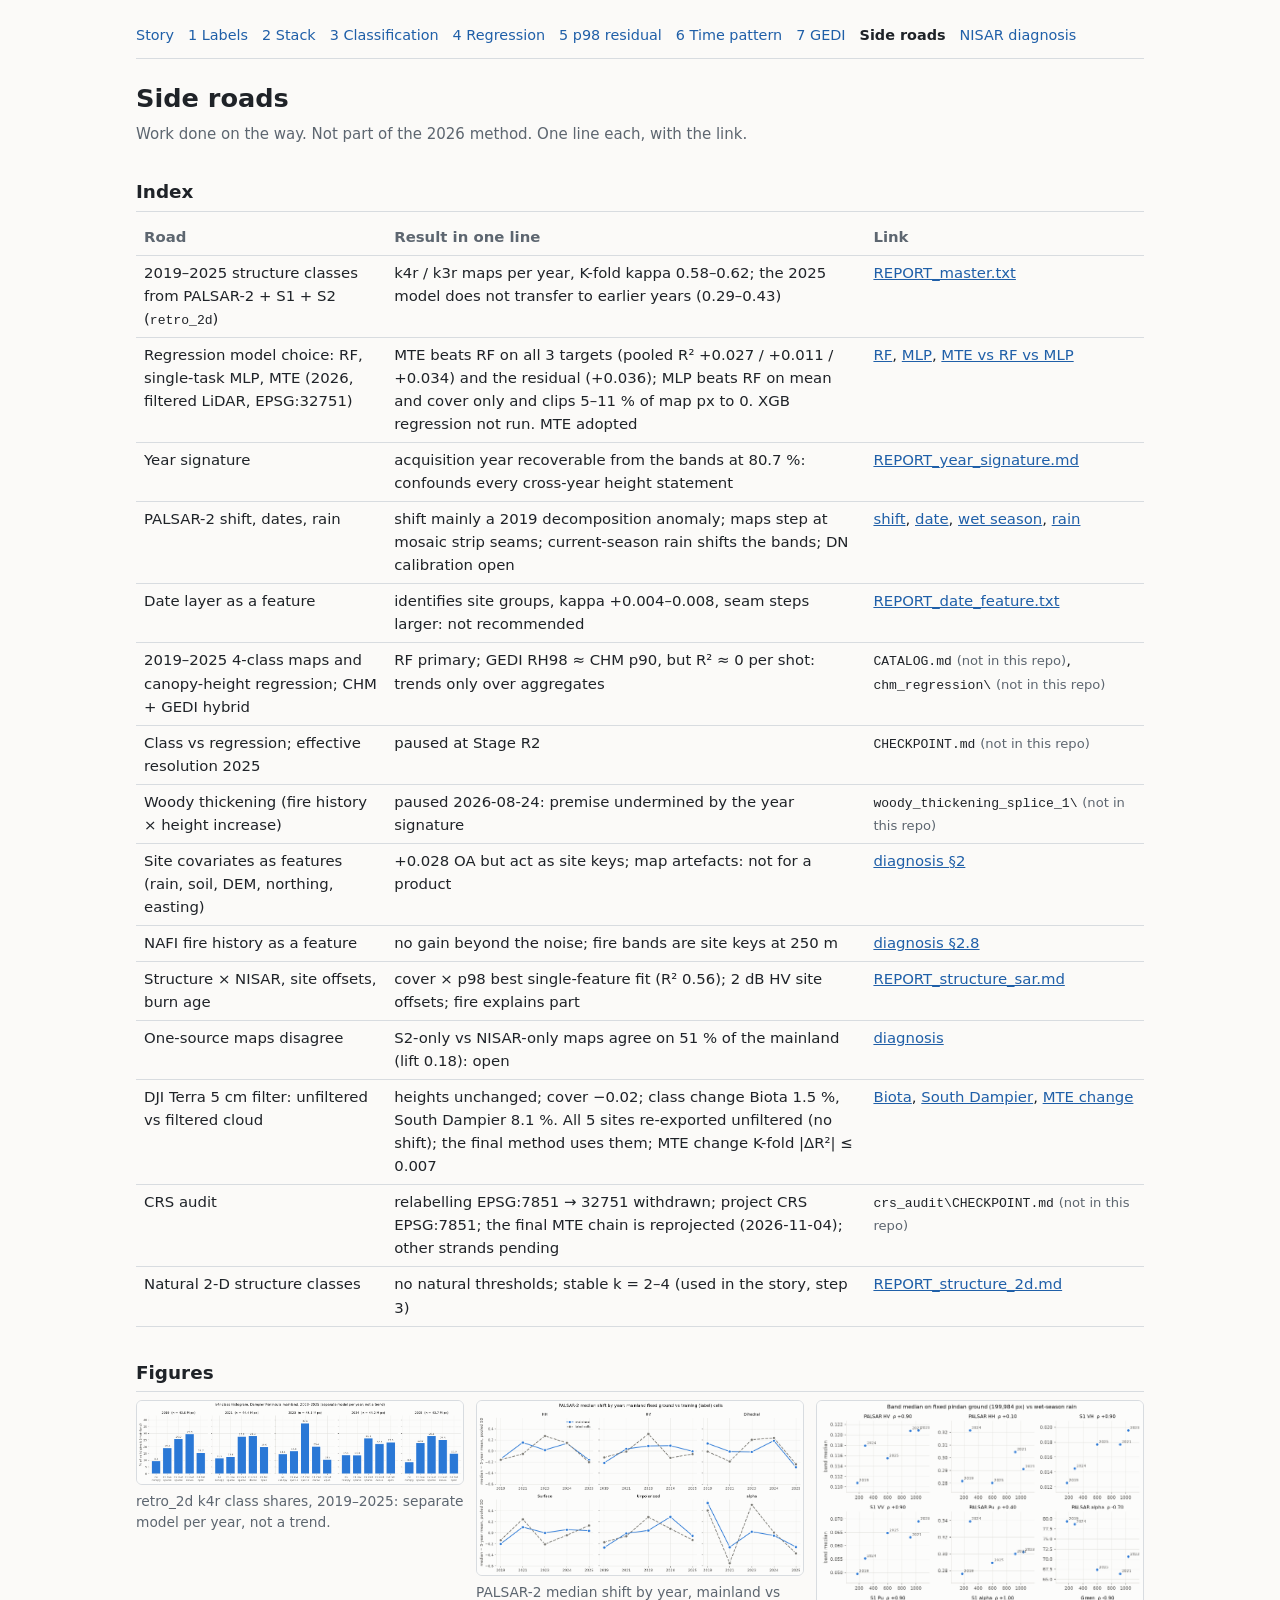
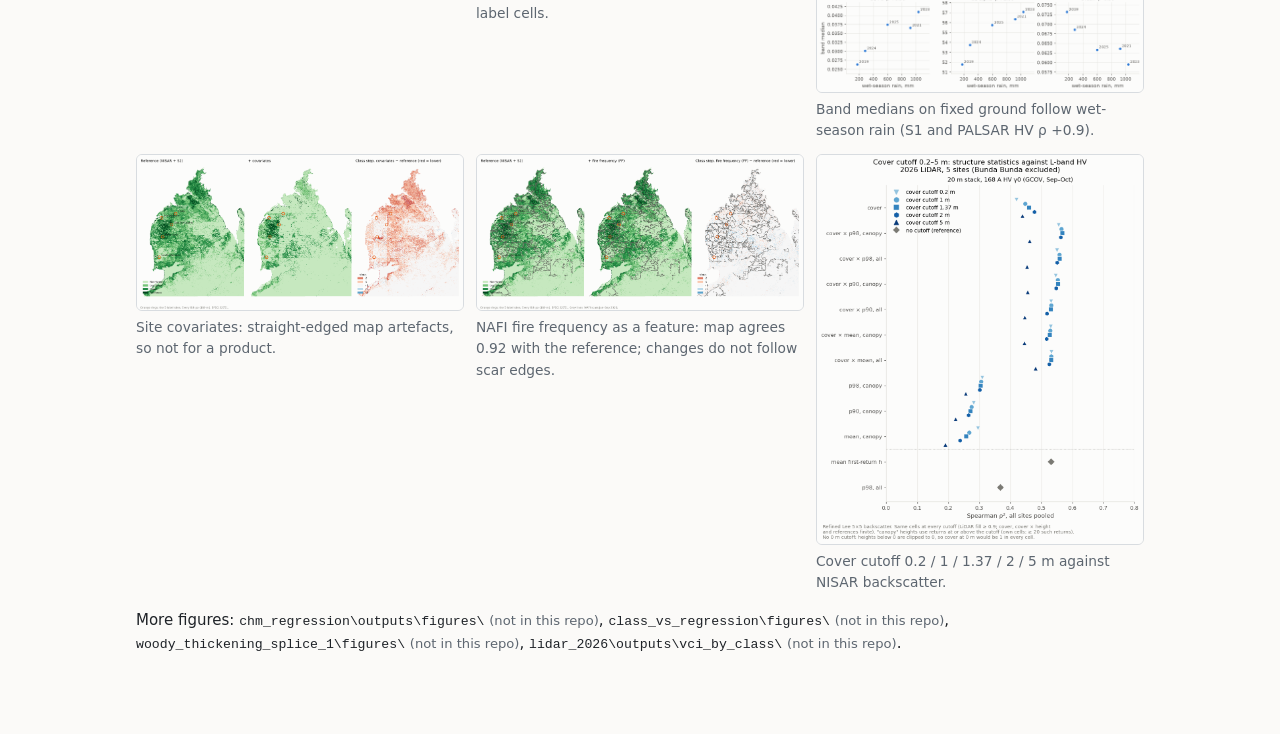
<file: docs/side_roads.html>
<!doctype html>
<html lang="en-GB">
<head>
<meta charset="utf-8">
<meta name="viewport" content="width=device-width, initial-scale=1">
<title>Side Roads</title>
<link rel="stylesheet" href="style.css">
</head>
<body>
<main>
<nav><a href="index.html">Story</a><a href="labels.html">1 Labels</a><a href="stack.html">2 Stack</a>
<a href="classification.html">3 Classification</a><a href="regression.html">4 Regression</a>
<a href="p98_residual.html">5 p98 residual</a><a href="time_pattern.html">6 Time pattern</a><a href="gedi.html">7 GEDI</a>
<a href="side_roads.html" aria-current="page">Side roads</a><a href="nisar_accuracy/index.html">NISAR diagnosis</a></nav>

<h1>Side roads</h1>
<p class="sub">Work done on the way. Not part of the 2026 method. One line each, with the link.</p>

<h2>Index</h2>
<div class="wrap"><table>
<tr><th>Road</th><th>Result in one line</th><th>Link</th></tr>
<tr><td>2019–2025 structure classes from PALSAR-2 + S1 + S2 (<code>retro_2d</code>)</td>
<td>k4r / k3r maps per year, K-fold kappa 0.58–0.62; the 2025 model does not transfer to earlier years (0.29–0.43)</td>
<td><a href="https://github.com/grshennan/Dampier_2026_woody_thickening_results/blob/main/retro_2d/REPORT_master.txt">REPORT_master.txt</a></td></tr>
<tr><td>Regression model choice: RF, single-task MLP, MTE (2026, filtered LiDAR, EPSG:32751)</td>
<td>MTE beats RF on all 3 targets (pooled R² +0.027 / +0.011 / +0.034) and the residual (+0.036); MLP beats RF on mean and cover only and clips 5–11 % of map px to 0. XGB regression not run. MTE adopted</td>
<td><a href="https://github.com/grshennan/Dampier_2026_woody_thickening_results/blob/main/class_defs/REPORT_regression.txt">RF</a>, <a href="https://github.com/grshennan/Dampier_2026_woody_thickening_results/blob/main/class_defs/REPORT_mlp_regression.txt">MLP</a>,
<a href="https://github.com/grshennan/Dampier_2026_woody_thickening_results/blob/main/class_defs/REPORT_mlp_mte.txt">MTE vs RF vs MLP</a></td></tr>
<tr><td>Year signature</td><td>acquisition year recoverable from the bands at 80.7 %: confounds every cross-year height statement</td>
<td><a href="https://github.com/grshennan/Dampier_2026_woody_thickening_results/blob/main/woody_thickening_splice_1/REPORT_year_signature.md">REPORT_year_signature.md</a></td></tr>
<tr><td>PALSAR-2 shift, dates, rain</td><td>shift mainly a 2019 decomposition anomaly; maps step at mosaic strip seams; current-season rain shifts the bands; DN calibration open</td>
<td><a href="https://github.com/grshennan/Dampier_2026_woody_thickening_results/blob/main/retro_2d/REPORT_palsar_shift.txt">shift</a>, <a href="https://github.com/grshennan/Dampier_2026_woody_thickening_results/blob/main/retro_2d/REPORT_palsar_date.txt">date</a>,
<a href="https://github.com/grshennan/Dampier_2026_woody_thickening_results/blob/main/retro_2d/REPORT_palsar_wetseason.txt">wet season</a>, <a href="https://github.com/grshennan/Dampier_2026_woody_thickening_results/blob/main/retro_2d/REPORT_rain.txt">rain</a></td></tr>
<tr><td>Date layer as a feature</td><td>identifies site groups, kappa +0.004–0.008, seam steps larger: not recommended</td>
<td><a href="https://github.com/grshennan/Dampier_2026_woody_thickening_results/blob/main/retro_2d/REPORT_date_feature.txt">REPORT_date_feature.txt</a></td></tr>
<tr><td>2019–2025 4-class maps and canopy-height regression; CHM + GEDI hybrid</td><td>RF primary; GEDI RH98 ≈ CHM p90, but R² ≈ 0 per shot: trends only over aggregates</td>
<td><code>CATALOG.md</code> <span class="src">(not in this repo)</span>, <code>chm_regression\</code> <span class="src">(not in this repo)</span></td></tr>
<tr><td>Class vs regression; effective resolution 2025</td><td>paused at Stage R2</td>
<td><code>CHECKPOINT.md</code> <span class="src">(not in this repo)</span></td></tr>
<tr><td>Woody thickening (fire history × height increase)</td><td>paused 2026-08-24: premise undermined by the year signature</td>
<td><code>woody_thickening_splice_1\</code> <span class="src">(not in this repo)</span></td></tr>
<tr><td>Site covariates as features (rain, soil, DEM, northing, easting)</td><td>+0.028 OA but act as site keys; map artefacts: not for a product</td>
<td><a href="nisar_accuracy/index.html">diagnosis §2</a></td></tr>
<tr><td>NAFI fire history as a feature</td><td>no gain beyond the noise; fire bands are site keys at 250 m</td>
<td><a href="nisar_accuracy/index.html">diagnosis §2.8</a></td></tr>
<tr><td>Structure × NISAR, site offsets, burn age</td><td>cover × p98 best single-feature fit (R² 0.56); 2 dB HV site offsets; fire explains part</td>
<td><a href="https://github.com/grshennan/Dampier_2026_woody_thickening_results/blob/main/lidar_2026/REPORT_structure_sar.md">REPORT_structure_sar.md</a></td></tr>
<tr><td>One-source maps disagree</td><td>S2-only vs NISAR-only maps agree on 51 % of the mainland (lift 0.18): open</td>
<td><a href="nisar_accuracy/index.html">diagnosis</a></td></tr>
<tr><td>DJI Terra 5 cm filter: unfiltered vs filtered cloud</td><td>heights unchanged; cover −0.02; class change Biota 1.5 %, South Dampier 8.1 %. All 5 sites re-exported unfiltered (no shift); the final method uses them; MTE change K-fold |ΔR²| ≤ 0.007</td>
<td><a href="https://github.com/grshennan/Dampier_2026_woody_thickening_results/blob/main/retro_2d/REPORT_unf_biota.txt">Biota</a>, <a href="https://github.com/grshennan/Dampier_2026_woody_thickening_results/blob/main/retro_2d/REPORT_unf_south_dampier.txt">South Dampier</a>, <a href="https://github.com/grshennan/Dampier_2026_woody_thickening_results/blob/main/class_defs/REPORT_unf_change.txt">MTE change</a></td></tr>
<tr><td>CRS audit</td><td>relabelling EPSG:7851 → 32751 withdrawn; project CRS EPSG:7851; the final MTE chain is reprojected (2026-11-04); other strands pending</td>
<td><code>crs_audit\CHECKPOINT.md</code> <span class="src">(not in this repo)</span></td></tr>
<tr><td>Natural 2-D structure classes</td><td>no natural thresholds; stable k = 2–4 (used in the story, step 3)</td>
<td><a href="https://github.com/grshennan/Dampier_2026_woody_thickening_results/blob/main/structure_2d/REPORT_structure_2d.md">REPORT_structure_2d.md</a></td></tr>
</table></div>

<h2>Figures</h2>
<div class="thumbs">
<figure><a href="../retro_2d/outputs/hist_k4r_mainland.png"><img src="../retro_2d/outputs/hist_k4r_mainland.png" alt="k4r class shares per year" loading="lazy"></a>
<figcaption>retro_2d k4r class shares, 2019–2025: separate model per year, not a trend.</figcaption></figure>
<figure><a href="../retro_2d/outputs/palsar_shift/shift_palsar.png"><img src="../retro_2d/outputs/palsar_shift/shift_palsar.png" alt="PALSAR-2 median shift by year" loading="lazy"></a>
<figcaption>PALSAR-2 median shift by year, mainland vs label cells.</figcaption></figure>
<figure><a href="../retro_2d/outputs/rain/band_vs_rain.png"><img src="../retro_2d/outputs/rain/band_vs_rain.png" alt="Band median vs wet-season rain" loading="lazy"></a>
<figcaption>Band medians on fixed ground follow wet-season rain (S1 and PALSAR HV ρ +0.9).</figcaption></figure>
<figure><a href="../nisar_2026/outputs/diagnosis/cov_map_quicklook.png"><img src="../nisar_2026/outputs/diagnosis/cov_map_quicklook.png" alt="Map with site covariates vs reference" loading="lazy"></a>
<figcaption>Site covariates: straight-edged map artefacts, so not for a product.</figcaption></figure>
<figure><a href="../nisar_2026/outputs/diagnosis/fireFF_map_quicklook.png"><img src="../nisar_2026/outputs/diagnosis/fireFF_map_quicklook.png" alt="Map with NAFI fire frequency vs reference" loading="lazy"></a>
<figcaption>NAFI fire frequency as a feature: map agrees 0.92 with the reference; changes do not follow scar edges.</figcaption></figure>
<figure><a href="../lidar_2026/outputs/structure_sar/figures/pooled/cutoff_compare.png"><img src="../lidar_2026/outputs/structure_sar/figures/pooled/cutoff_compare.png" alt="Cover cutoff 0.2 to 5 m against NISAR" loading="lazy"></a>
<figcaption>Cover cutoff 0.2 / 1 / 1.37 / 2 / 5 m against NISAR backscatter.</figcaption></figure>
</div>
<p>More figures: <code>chm_regression\outputs\figures\</code> <span class="src">(not in this repo)</span>,
<code>class_vs_regression\figures\</code> <span class="src">(not in this repo)</span>,
<code>woody_thickening_splice_1\figures\</code> <span class="src">(not in this repo)</span>,
<code>lidar_2026\outputs\vci_by_class\</code> <span class="src">(not in this repo)</span>.</p>
</main>
</body>
</html>
</file>
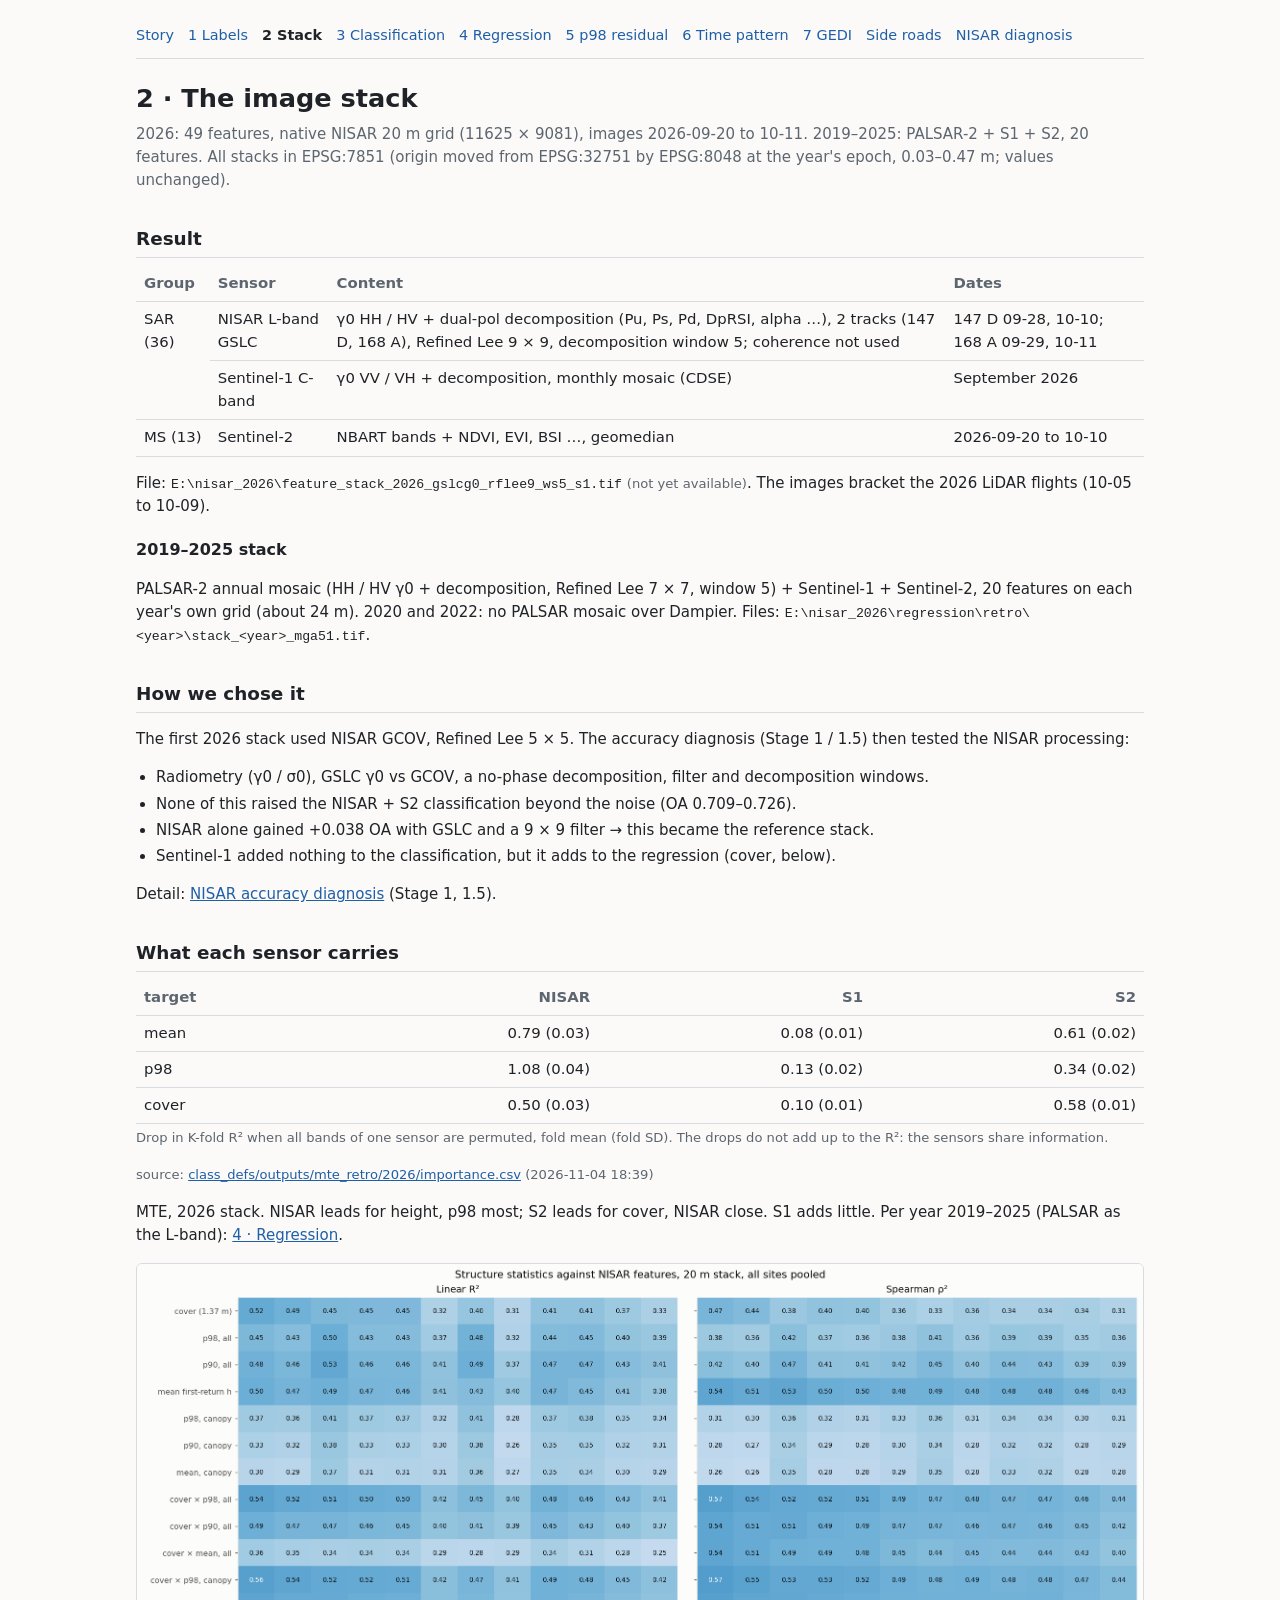
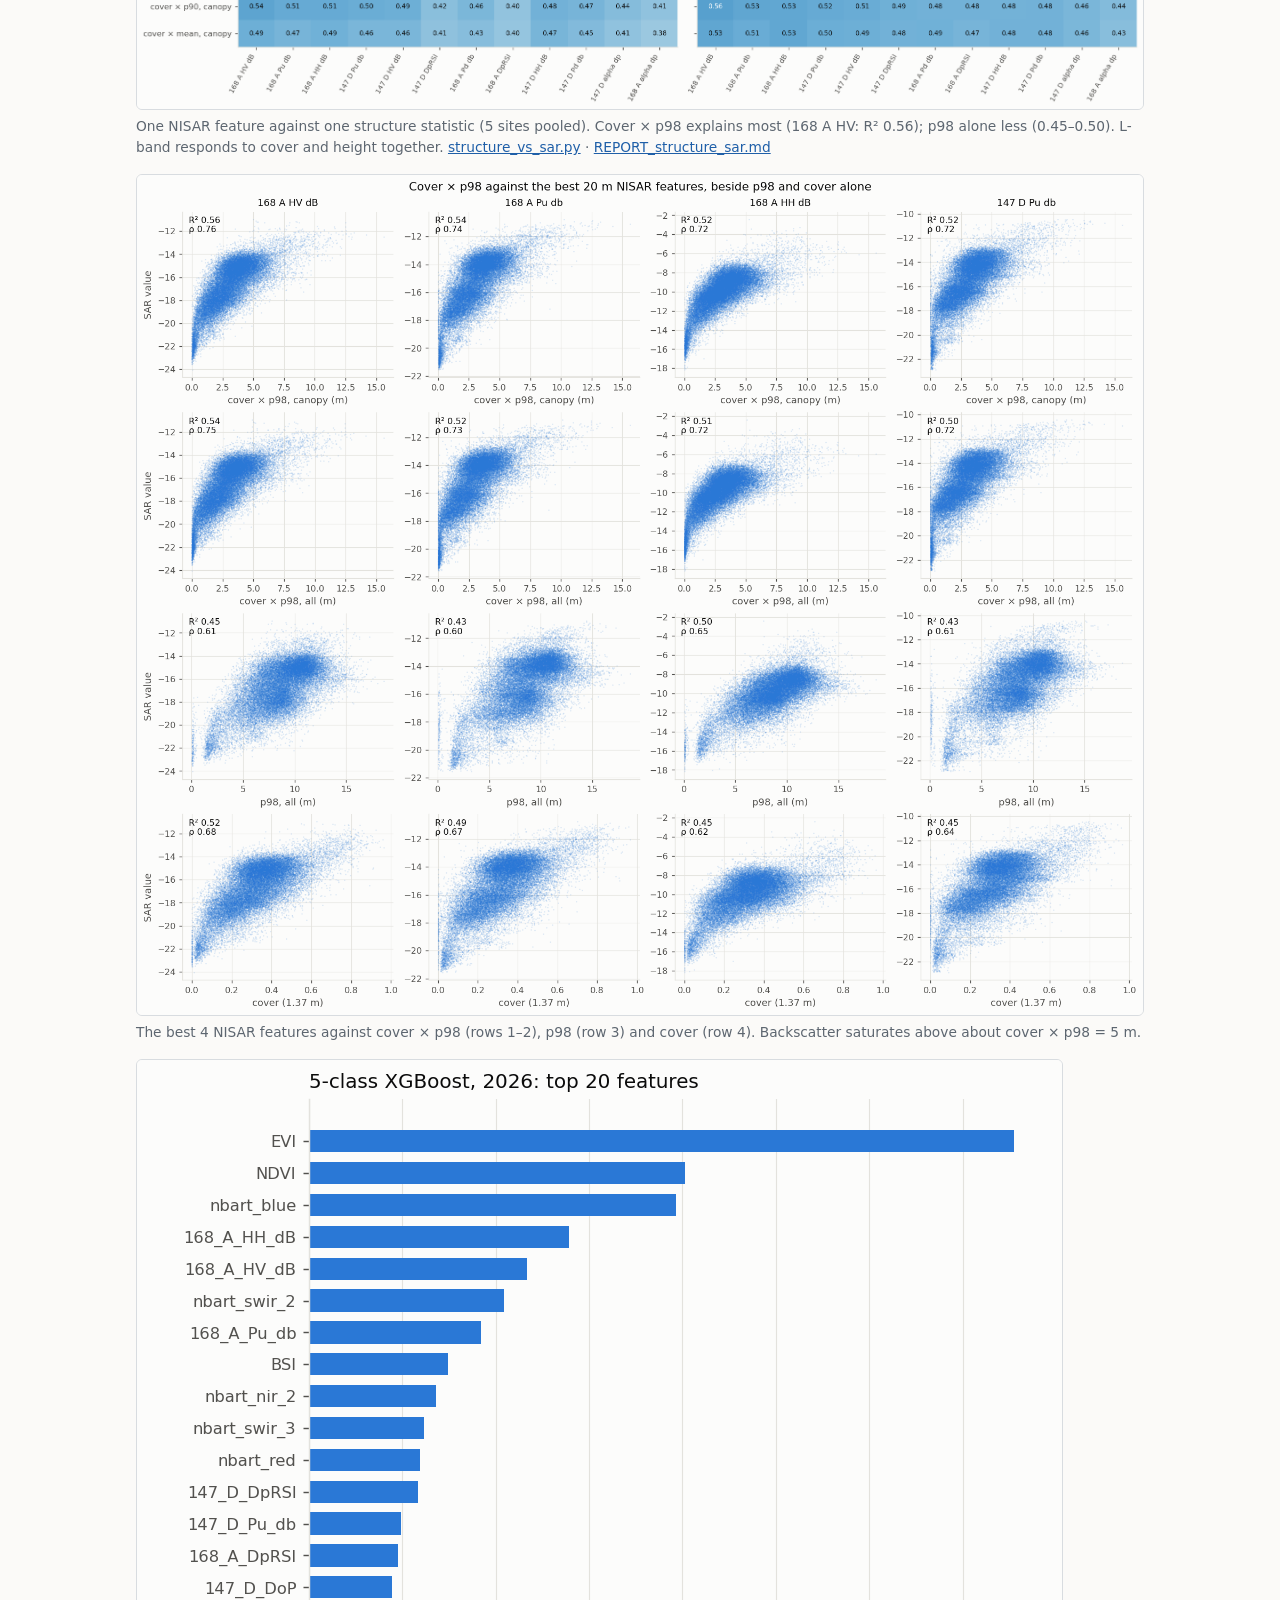
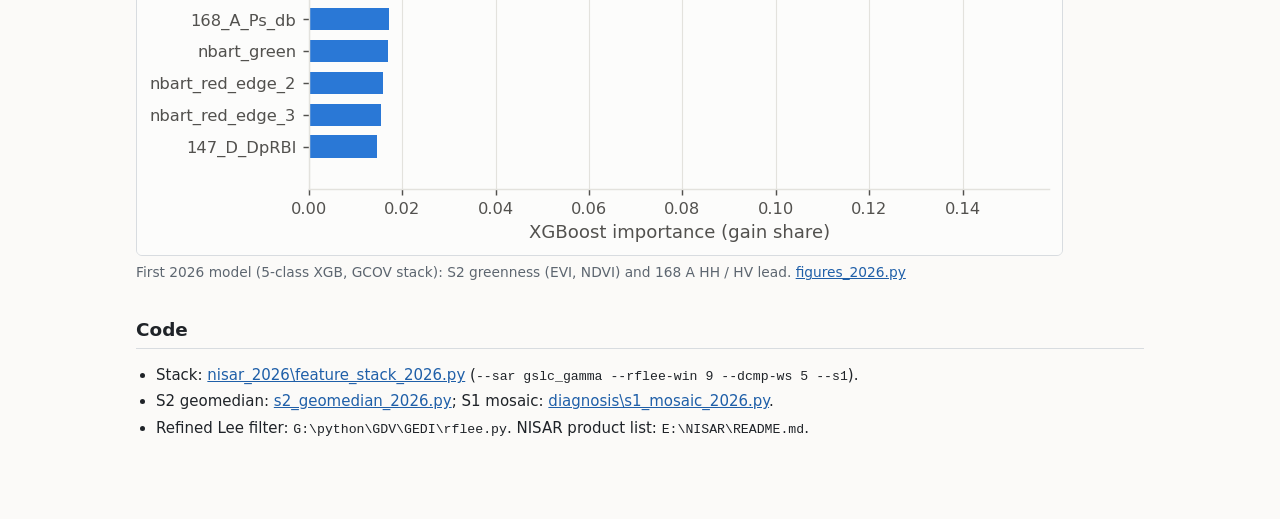
<file: docs/stack.html>
<!doctype html>
<html lang="en-GB">
<head>
<meta charset="utf-8">
<meta name="viewport" content="width=device-width, initial-scale=1">
<title>Image Feature Stack</title>
<link rel="stylesheet" href="style.css">
</head>
<body>
<main>
<nav><a href="index.html">Story</a><a href="labels.html">1 Labels</a><a href="stack.html" aria-current="page">2 Stack</a>
<a href="classification.html">3 Classification</a><a href="regression.html">4 Regression</a>
<a href="p98_residual.html">5 p98 residual</a><a href="time_pattern.html">6 Time pattern</a><a href="gedi.html">7 GEDI</a>
<a href="side_roads.html">Side roads</a><a href="nisar_accuracy/index.html">NISAR diagnosis</a></nav>

<h1>2 · The image stack</h1>
<p class="sub">2026: 49 features, native NISAR 20 m grid (11625 × 9081), images 2026-09-20 to 10-11.
2019–2025: PALSAR-2 + S1 + S2, 20 features. All stacks in EPSG:7851 (origin moved from EPSG:32751 by EPSG:8048 at the year's epoch, 0.03–0.47 m; values unchanged).</p>

<h2>Result</h2>
<div class="wrap"><table>
<tr><th>Group</th><th>Sensor</th><th>Content</th><th>Dates</th></tr>
<tr><td rowspan="2">SAR (36)</td><td>NISAR L-band GSLC</td><td>γ0 HH / HV + dual-pol decomposition (Pu, Ps, Pd, DpRSI, alpha …),
2 tracks (147 D, 168 A), Refined Lee 9 × 9, decomposition window 5; coherence not used</td>
<td>147 D 09-28, 10-10; 168 A 09-29, 10-11</td></tr>
<tr><td>Sentinel-1 C-band</td><td>γ0 VV / VH + decomposition, monthly mosaic (CDSE)</td><td>September 2026</td></tr>
<tr><td>MS (13)</td><td>Sentinel-2</td><td>NBART bands + NDVI, EVI, BSI …, geomedian</td><td>2026-09-20 to 10-10</td></tr>
</table></div>
<p>File: <code>E:\nisar_2026\feature_stack_2026_gslcg0_rflee9_ws5_s1.tif</code> <span class="src">(not yet available)</span>.
The images bracket the 2026 LiDAR flights (10-05 to 10-09).</p>

<h3>2019–2025 stack</h3>
<p>PALSAR-2 annual mosaic (HH / HV γ0 + decomposition, Refined Lee 7 × 7, window 5) + Sentinel-1 + Sentinel-2,
20 features on each year's own grid (about 24 m). 2020 and 2022: no PALSAR mosaic over Dampier.
Files: <code>E:\nisar_2026\regression\retro\&lt;year&gt;\stack_&lt;year&gt;_mga51.tif</code>.</p>

<h2>How we chose it</h2>
<p>The first 2026 stack used NISAR GCOV, Refined Lee 5 × 5. The accuracy diagnosis (Stage 1 / 1.5) then tested the
NISAR processing:</p>
<ul>
<li>Radiometry (γ0 / σ0), GSLC γ0 vs GCOV, a no-phase decomposition, filter and decomposition windows.</li>
<li>None of this raised the NISAR + S2 classification beyond the noise (OA 0.709–0.726).</li>
<li>NISAR alone gained +0.038 OA with GSLC and a 9 × 9 filter → this became the reference stack.</li>
<li>Sentinel-1 added nothing to the classification, but it adds to the regression (cover, below).</li>
</ul>
<p>Detail: <a href="nisar_accuracy/index.html">NISAR accuracy diagnosis</a> (Stage 1, 1.5).</p>

<h2>What each sensor carries</h2>
<!-- BEGIN table:mte_sensor -->
<div class="wrap"><table><tr><th>target</th><th class=n>NISAR</th><th class=n>S1</th><th class=n>S2</th></tr><tr><td>mean</td><td class=n>0.79 (0.03)</td><td class=n>0.08 (0.01)</td><td class=n>0.61 (0.02)</td></tr><tr><td>p98</td><td class=n>1.08 (0.04)</td><td class=n>0.13 (0.02)</td><td class=n>0.34 (0.02)</td></tr><tr><td>cover</td><td class=n>0.50 (0.03)</td><td class=n>0.10 (0.01)</td><td class=n>0.58 (0.01)</td></tr></table></div><p class="src">Drop in K-fold R² when all bands of one sensor are permuted, fold mean (fold SD). The drops do not add up to the R²: the sensors share information.</p><p class="src">source: <a href="https://github.com/grshennan/Dampier_2026_woody_thickening_results/blob/main/class_defs/outputs/mte_retro/2026/importance.csv">class_defs/outputs/mte_retro/2026/importance.csv</a> (2026-11-04 18:39)</p>
<!-- END table:mte_sensor -->
<p>MTE, 2026 stack. NISAR leads for height, p98 most; S2 leads for cover, NISAR close. S1 adds little.
Per year 2019–2025 (PALSAR as the L-band): <a href="regression.html#retro">4 · Regression</a>.</p>

<figure><a href="../lidar_2026/outputs/structure_sar/figures/pooled/r2_matrix.png"><img src="../lidar_2026/outputs/structure_sar/figures/pooled/r2_matrix.png" alt="R2 matrix of structure statistics against NISAR features" loading="lazy"></a>
<figcaption>One NISAR feature against one structure statistic (5 sites pooled). Cover × p98 explains most
(168 A HV: R² 0.56); p98 alone less (0.45–0.50). L-band responds to cover and height together.
<a href="https://github.com/grshennan/Dampier_2026_woody_thickening_results/blob/main/lidar_2026/structure_vs_sar.py">structure_vs_sar.py</a> ·
<a href="https://github.com/grshennan/Dampier_2026_woody_thickening_results/blob/main/lidar_2026/REPORT_structure_sar.md">REPORT_structure_sar.md</a></figcaption></figure>

<figure><a href="../lidar_2026/outputs/structure_sar/figures/pooled/scatter_main.png"><img src="../lidar_2026/outputs/structure_sar/figures/pooled/scatter_main.png" alt="Scatter of SAR features against cover x p98, p98 and cover" loading="lazy"></a>
<figcaption>The best 4 NISAR features against cover × p98 (rows 1–2), p98 (row 3) and cover (row 4).
Backscatter saturates above about cover × p98 = 5 m.</figcaption></figure>

<figure><a href="../nisar_2026/outputs/figures/fig_importance.png"><img src="../nisar_2026/outputs/figures/fig_importance.png" alt="XGBoost feature importance, 5-class 2026" loading="lazy"></a>
<figcaption>First 2026 model (5-class XGB, GCOV stack): S2 greenness (EVI, NDVI) and 168 A HH / HV lead.
<a href="https://github.com/grshennan/Dampier_2026_woody_thickening_results/blob/main/nisar_2026/figures_2026.py">figures_2026.py</a></figcaption></figure>

<h2>Code</h2>
<ul>
<li>Stack: <a href="https://github.com/grshennan/Dampier_2026_woody_thickening_results/blob/main/nisar_2026/feature_stack_2026.py">nisar_2026\feature_stack_2026.py</a>
(<code>--sar gslc_gamma --rflee-win 9 --dcmp-ws 5 --s1</code>).</li>
<li>S2 geomedian: <a href="https://github.com/grshennan/Dampier_2026_woody_thickening_results/blob/main/nisar_2026/s2_geomedian_2026.py">s2_geomedian_2026.py</a>;
S1 mosaic: <a href="https://github.com/grshennan/Dampier_2026_woody_thickening_results/blob/main/nisar_2026/diagnosis/s1_mosaic_2026.py">diagnosis\s1_mosaic_2026.py</a>.</li>
<li>Refined Lee filter: <code>G:\python\GDV\GEDI\rflee.py</code>. NISAR product list: <code>E:\NISAR\README.md</code>.</li>
</ul>
</main>
</body>
</html>
</file>
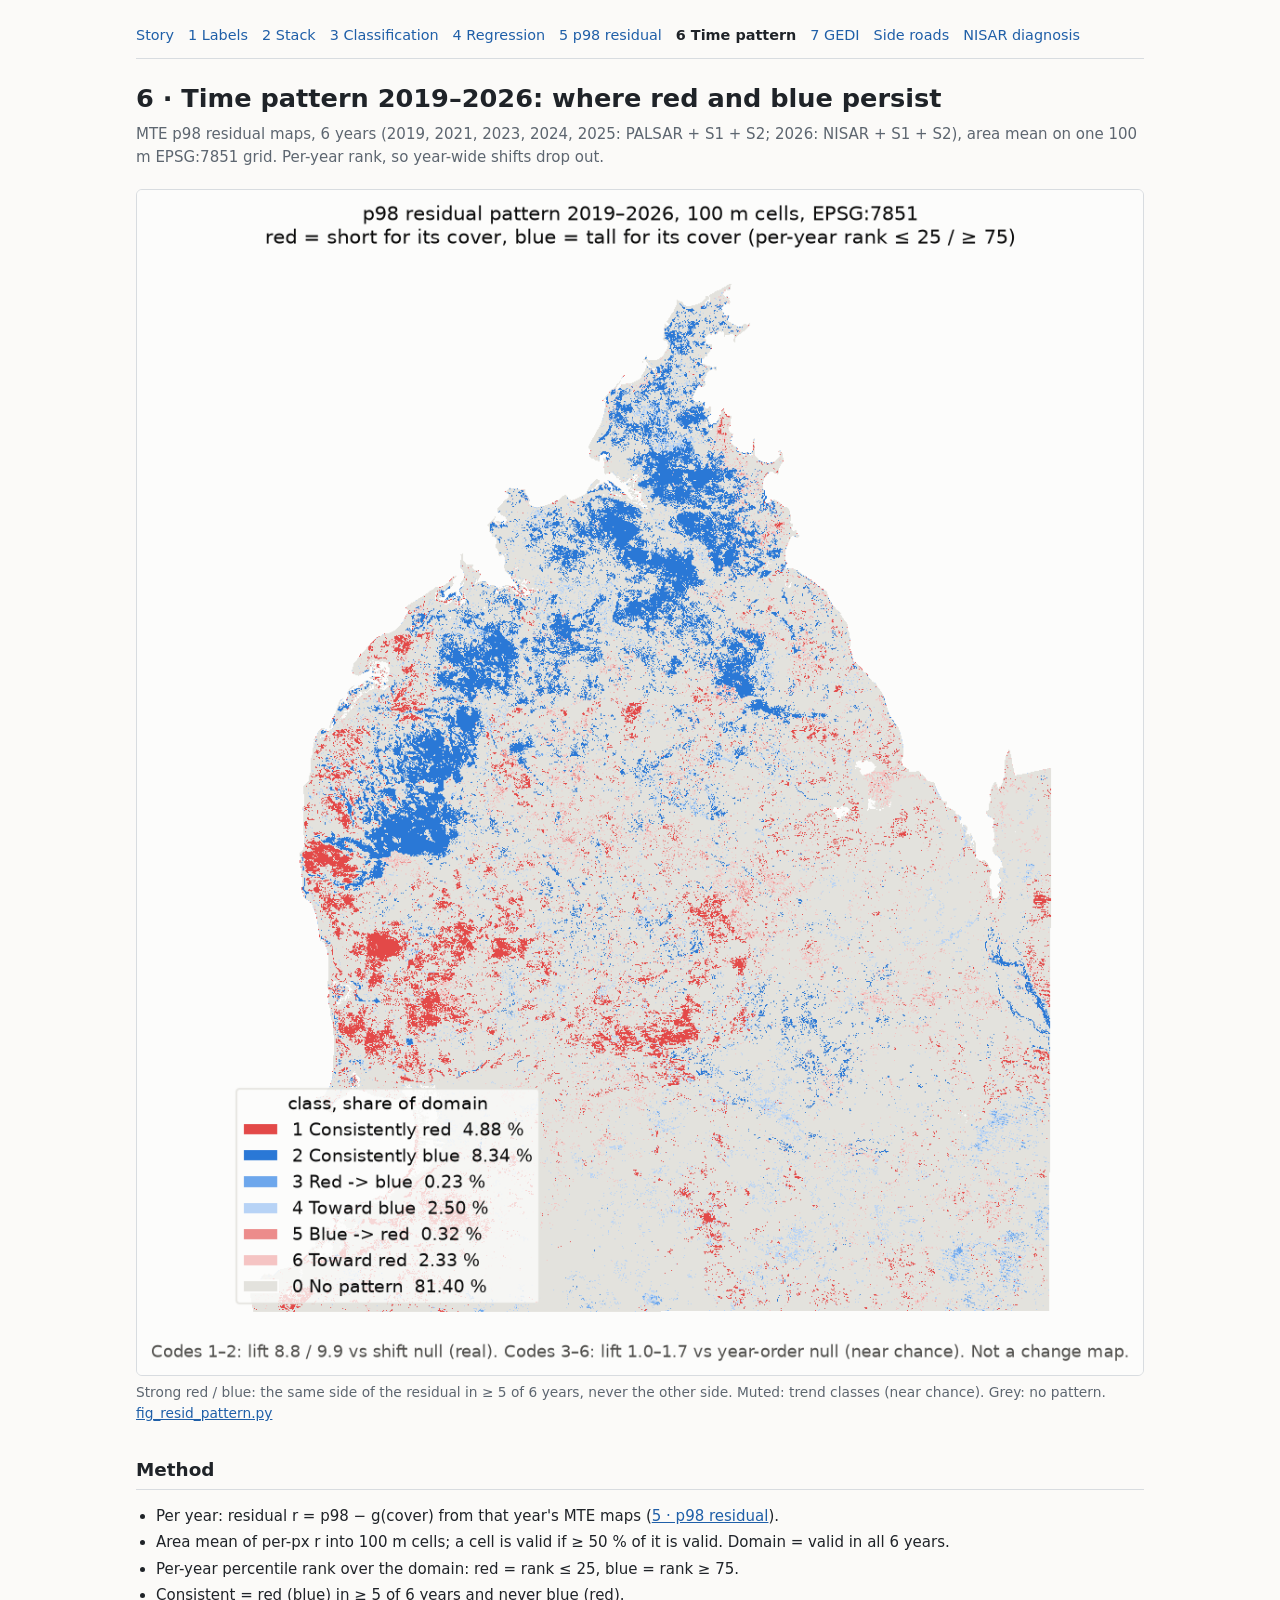
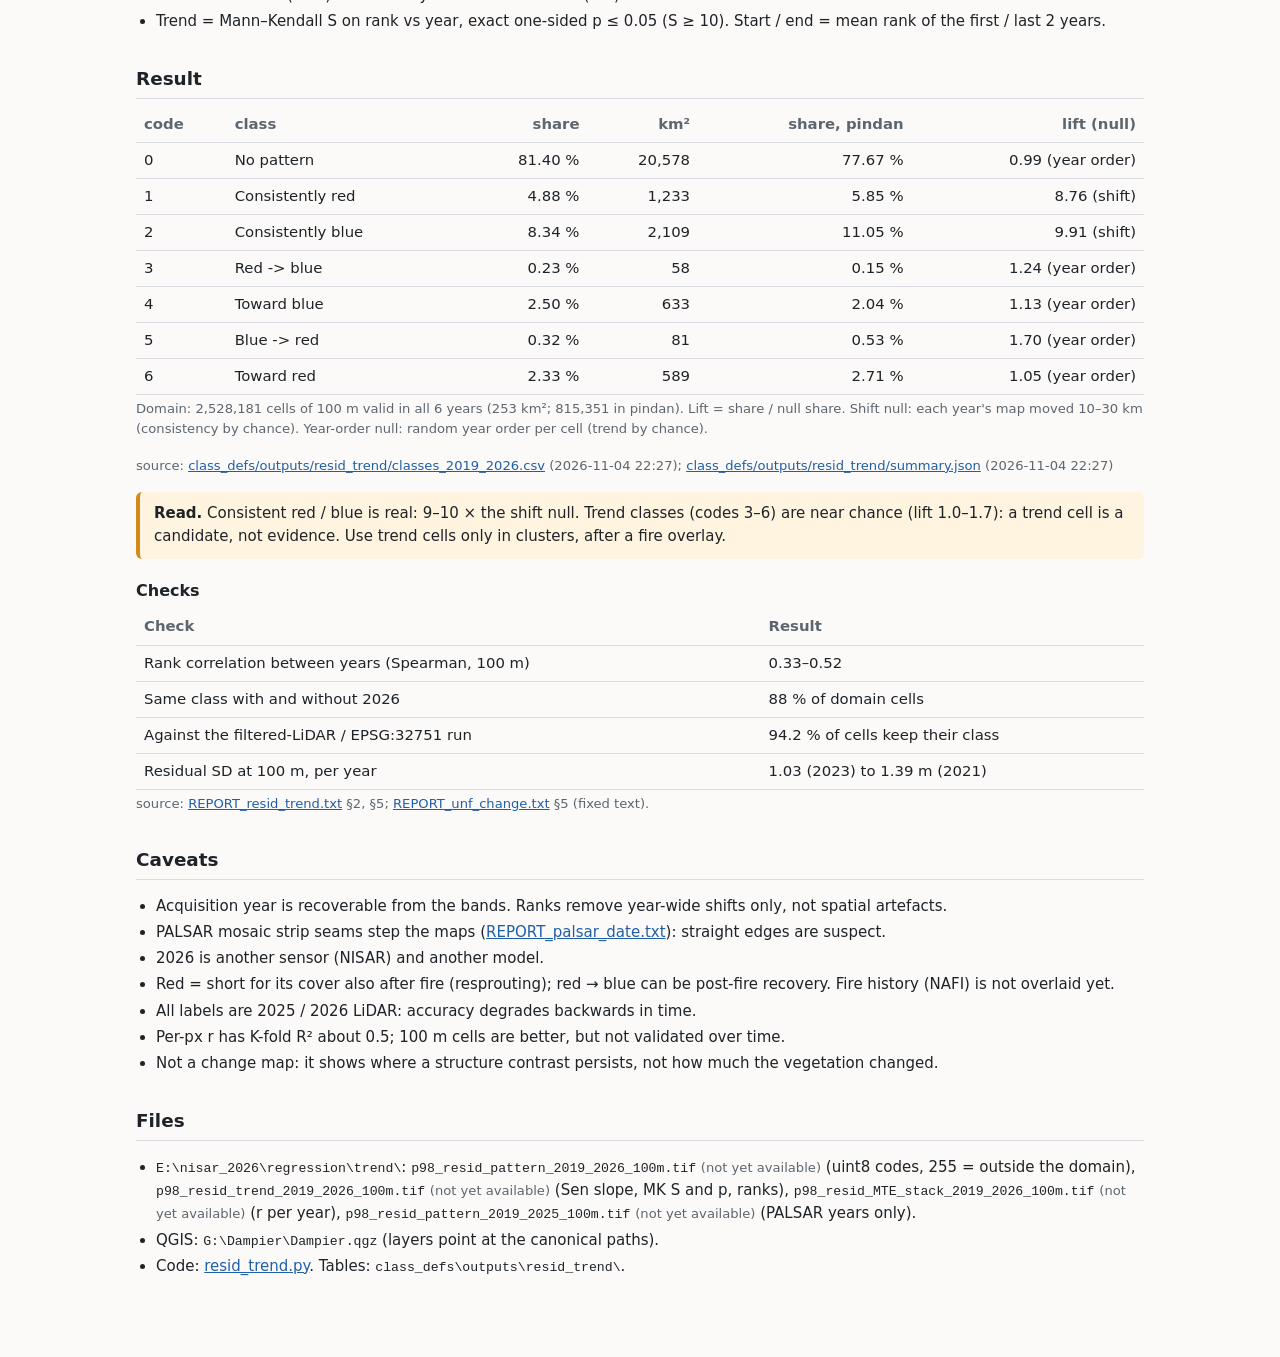
<file: docs/time_pattern.html>
<!doctype html>
<html lang="en-GB">
<head>
<meta charset="utf-8">
<meta name="viewport" content="width=device-width, initial-scale=1">
<title>Residual Time Pattern</title>
<link rel="stylesheet" href="style.css">
</head>
<body>
<main>
<nav><a href="index.html">Story</a><a href="labels.html">1 Labels</a><a href="stack.html">2 Stack</a>
<a href="classification.html">3 Classification</a><a href="regression.html">4 Regression</a>
<a href="p98_residual.html">5 p98 residual</a><a href="time_pattern.html" aria-current="page">6 Time pattern</a><a href="gedi.html">7 GEDI</a>
<a href="side_roads.html">Side roads</a><a href="nisar_accuracy/index.html">NISAR diagnosis</a></nav>

<h1>6 · Time pattern 2019–2026: where red and blue persist</h1>
<p class="sub">MTE p98 residual maps, 6 years (2019, 2021, 2023, 2024, 2025: PALSAR + S1 + S2; 2026: NISAR + S1 + S2),
area mean on one 100 m EPSG:7851 grid. Per-year rank, so year-wide shifts drop out.</p>

<figure><a href="../class_defs/outputs/resid_trend/fig_resid_pattern.png"><img src="../class_defs/outputs/resid_trend/fig_resid_pattern.png" alt="Pattern class map 2019-2026: consistently red, consistently blue, trend classes, no pattern" loading="lazy"></a>
<figcaption>Strong red / blue: the same side of the residual in ≥ 5 of 6 years, never the other side.
Muted: trend classes (near chance). Grey: no pattern.
<a href="https://github.com/grshennan/Dampier_2026_woody_thickening_results/blob/main/class_defs/fig_resid_pattern.py">fig_resid_pattern.py</a></figcaption></figure>

<h2>Method</h2>
<ul>
<li>Per year: residual r = p98 − g(cover) from that year's MTE maps (<a href="p98_residual.html">5 · p98 residual</a>).</li>
<li>Area mean of per-px r into 100 m cells; a cell is valid if ≥ 50 % of it is valid. Domain = valid in all 6 years.</li>
<li>Per-year percentile rank over the domain: red = rank ≤ 25, blue = rank ≥ 75.</li>
<li>Consistent = red (blue) in ≥ 5 of 6 years and never blue (red).</li>
<li>Trend = Mann–Kendall S on rank vs year, exact one-sided p ≤ 0.05 (S ≥ 10).
Start / end = mean rank of the first / last 2 years.</li>
</ul>

<h2>Result</h2>
<!-- BEGIN table:resid_pattern -->
<div class="wrap"><table><tr><th>code</th><th>class</th><th class=n>share</th><th class=n>km²</th><th class=n>share, pindan</th><th class=n>lift (null)</th></tr><tr><td>0</td><td>No pattern</td><td class=n>81.40 %</td><td class=n>20,578</td><td class=n>77.67 %</td><td class=n>0.99 (year order)</td></tr><tr><td>1</td><td>Consistently red</td><td class=n>4.88 %</td><td class=n>1,233</td><td class=n>5.85 %</td><td class=n>8.76 (shift)</td></tr><tr><td>2</td><td>Consistently blue</td><td class=n>8.34 %</td><td class=n>2,109</td><td class=n>11.05 %</td><td class=n>9.91 (shift)</td></tr><tr><td>3</td><td>Red -&gt; blue</td><td class=n>0.23 %</td><td class=n>58</td><td class=n>0.15 %</td><td class=n>1.24 (year order)</td></tr><tr><td>4</td><td>Toward blue</td><td class=n>2.50 %</td><td class=n>633</td><td class=n>2.04 %</td><td class=n>1.13 (year order)</td></tr><tr><td>5</td><td>Blue -&gt; red</td><td class=n>0.32 %</td><td class=n>81</td><td class=n>0.53 %</td><td class=n>1.70 (year order)</td></tr><tr><td>6</td><td>Toward red</td><td class=n>2.33 %</td><td class=n>589</td><td class=n>2.71 %</td><td class=n>1.05 (year order)</td></tr></table></div><p class="src">Domain: 2,528,181 cells of 100 m valid in all 6 years (253 km²; 815,351 in pindan). Lift = share / null share. Shift null: each year's map moved 10–30 km (consistency by chance). Year-order null: random year order per cell (trend by chance).</p><p class="src">source: <a href="https://github.com/grshennan/Dampier_2026_woody_thickening_results/blob/main/class_defs/outputs/resid_trend/classes_2019_2026.csv">class_defs/outputs/resid_trend/classes_2019_2026.csv</a> (2026-11-04 22:27); <a href="https://github.com/grshennan/Dampier_2026_woody_thickening_results/blob/main/class_defs/outputs/resid_trend/summary.json">class_defs/outputs/resid_trend/summary.json</a> (2026-11-04 22:27)</p>
<!-- END table:resid_pattern -->

<div class="flag"><strong>Read.</strong>
Consistent red / blue is real: 9–10 × the shift null.
Trend classes (codes 3–6) are near chance (lift 1.0–1.7): a trend cell is a candidate, not evidence.
Use trend cells only in clusters, after a fire overlay.</div>

<h3>Checks</h3>
<div class="wrap"><table>
<tr><th>Check</th><th>Result</th></tr>
<tr><td>Rank correlation between years (Spearman, 100 m)</td><td>0.33–0.52</td></tr>
<tr><td>Same class with and without 2026</td><td>88 % of domain cells</td></tr>
<tr><td>Against the filtered-LiDAR / EPSG:32751 run</td><td>94.2 % of cells keep their class</td></tr>
<tr><td>Residual SD at 100 m, per year</td><td>1.03 (2023) to 1.39 m (2021)</td></tr>
</table></div>
<p class="src">source: <a href="https://github.com/grshennan/Dampier_2026_woody_thickening_results/blob/main/class_defs/REPORT_resid_trend.txt">REPORT_resid_trend.txt</a> §2, §5;
<a href="https://github.com/grshennan/Dampier_2026_woody_thickening_results/blob/main/class_defs/REPORT_unf_change.txt">REPORT_unf_change.txt</a> §5 (fixed text).</p>

<h2>Caveats</h2>
<ul>
<li>Acquisition year is recoverable from the bands. Ranks remove year-wide shifts only, not spatial artefacts.</li>
<li>PALSAR mosaic strip seams step the maps (<a href="https://github.com/grshennan/Dampier_2026_woody_thickening_results/blob/main/retro_2d/REPORT_palsar_date.txt">REPORT_palsar_date.txt</a>):
straight edges are suspect.</li>
<li>2026 is another sensor (NISAR) and another model.</li>
<li>Red = short for its cover also after fire (resprouting); red → blue can be post-fire recovery.
Fire history (NAFI) is not overlaid yet.</li>
<li>All labels are 2025 / 2026 LiDAR: accuracy degrades backwards in time.</li>
<li>Per-px r has K-fold R² about 0.5; 100 m cells are better, but not validated over time.</li>
<li>Not a change map: it shows where a structure contrast persists, not how much the vegetation changed.</li>
</ul>

<h2>Files</h2>
<ul>
<li><code>E:\nisar_2026\regression\trend\</code>:
<code>p98_resid_pattern_2019_2026_100m.tif</code> <span class="src">(not yet available)</span> (uint8 codes, 255 = outside the domain),
<code>p98_resid_trend_2019_2026_100m.tif</code> <span class="src">(not yet available)</span> (Sen slope, MK S and p, ranks),
<code>p98_resid_MTE_stack_2019_2026_100m.tif</code> <span class="src">(not yet available)</span> (r per year),
<code>p98_resid_pattern_2019_2025_100m.tif</code> <span class="src">(not yet available)</span> (PALSAR years only).</li>
<li>QGIS: <code>G:\Dampier\Dampier.qgz</code> (layers point at the canonical paths).</li>
<li>Code: <a href="https://github.com/grshennan/Dampier_2026_woody_thickening_results/blob/main/class_defs/resid_trend.py">resid_trend.py</a>. Tables: <code>class_defs\outputs\resid_trend\</code>.</li>
</ul>
</main>
</body>
</html>
</file>
<file: docs/style.css>
/* Shared style for docs\ (results site). Tokens from the old nisar_2026\REPORT_master.html. */
:root { --bg:#fbfaf8; --fg:#1f2328; --muted:#5d6670; --line:#d8dce0; --card:#ffffff; --accent:#1f5fa8;
        --flag-bg:#fff4e0; --flag-line:#d48a1a; --done:#2e7d4f; --next:#1f5fa8; --todo:#7a7f86;
        --wip-bg:#eaf2fb; --wip-line:#1f5fa8; }
@media (prefers-color-scheme: dark) { :root:not([data-theme="light"]) {
        --bg:#16181b; --fg:#e4e6e9; --muted:#9aa3ad; --line:#33383e; --card:#1d2024; --accent:#7fb2ee;
        --flag-bg:#33281a; --flag-line:#d9a24a; --done:#6cc392; --next:#7fb2ee; --todo:#8e949b;
        --wip-bg:#1b2633; --wip-line:#7fb2ee; } }
:root[data-theme="dark"] { --bg:#16181b; --fg:#e4e6e9; --muted:#9aa3ad; --line:#33383e; --card:#1d2024;
        --accent:#7fb2ee; --flag-bg:#33281a; --flag-line:#d9a24a; --done:#6cc392; --next:#7fb2ee; --todo:#8e949b;
        --wip-bg:#1b2633; --wip-line:#7fb2ee; }
* { box-sizing: border-box; }
body { margin:0; background:var(--bg); color:var(--fg); font:15px/1.55 system-ui, -apple-system, "Segoe UI", sans-serif; }
main { max-width: 1040px; margin: 0 auto; padding: 16px 16px 64px; }
nav { display:flex; flex-wrap:wrap; gap:4px 14px; padding:8px 0 12px; border-bottom:1px solid var(--line); margin-bottom:20px;
      font-size:0.9rem; }
nav a { text-decoration:none; } nav a[aria-current] { font-weight:700; color:var(--fg); }
h1 { font-size: 1.6rem; margin: 0 0 4px; }
h2 { font-size: 1.15rem; margin: 32px 0 8px; padding-bottom: 4px; border-bottom: 1px solid var(--line); }
h3 { font-size: 1rem; margin: 20px 0 6px; }
.sub { color: var(--muted); margin: 0 0 20px; }
a { color: var(--accent); }
code { font: 0.88em ui-monospace, Consolas, monospace; overflow-wrap: anywhere; }
pre { background:var(--card); border:1px solid var(--line); border-radius:6px; padding:10px 12px; overflow-x:auto;
      font: 0.82rem/1.4 ui-monospace, Consolas, monospace; }
.abstract { background: var(--card); border: 1px solid var(--line); border-radius: 8px; padding: 14px 18px; }
.flag { background: var(--flag-bg); border-left: 4px solid var(--flag-line); border-radius: 6px; padding: 10px 14px; margin: 16px 0; }
.wip { background: var(--wip-bg); border-left: 4px solid var(--wip-line); border-radius: 6px; padding: 10px 14px; margin: 16px 0; }
.wrap { overflow-x: auto; }
table { border-collapse: collapse; width: 100%; font-size: 0.93rem; }
th, td { text-align: left; vertical-align: top; padding: 6px 8px; border-bottom: 1px solid var(--line); }
th { color: var(--muted); font-weight: 600; }
td.n, th.n { text-align: right; font-variant-numeric: tabular-nums; white-space: nowrap; }
.st { font-weight: 600; white-space: nowrap; }
.done { color: var(--done); } .next { color: var(--next); } .todo { color: var(--todo); }
.src { color: var(--muted); font-size: 0.82rem; margin: 4px 0 16px; }
ul { padding-left: 20px; } li { margin: 3px 0; }
figure { margin: 16px 0; }
figure img { display:block; max-width:100%; height:auto; border:1px solid var(--line); border-radius:6px; background:#fff; }
figcaption { color: var(--muted); font-size: 0.86rem; margin-top: 6px; }
.thumbs { display:grid; grid-template-columns: repeat(auto-fill, minmax(260px, 1fr)); gap: 12px; }
.thumbs figure { margin: 0; }
.step { display:grid; grid-template-columns: 2.2em 1fr; gap: 0 10px; margin: 18px 0; }
.step .num { font-weight:700; color: var(--accent); font-size:1.2rem; }
.step h3 { margin: 0 0 4px; }
.step p { margin: 4px 0; }
.more { font-size: 0.9rem; }
</file>
